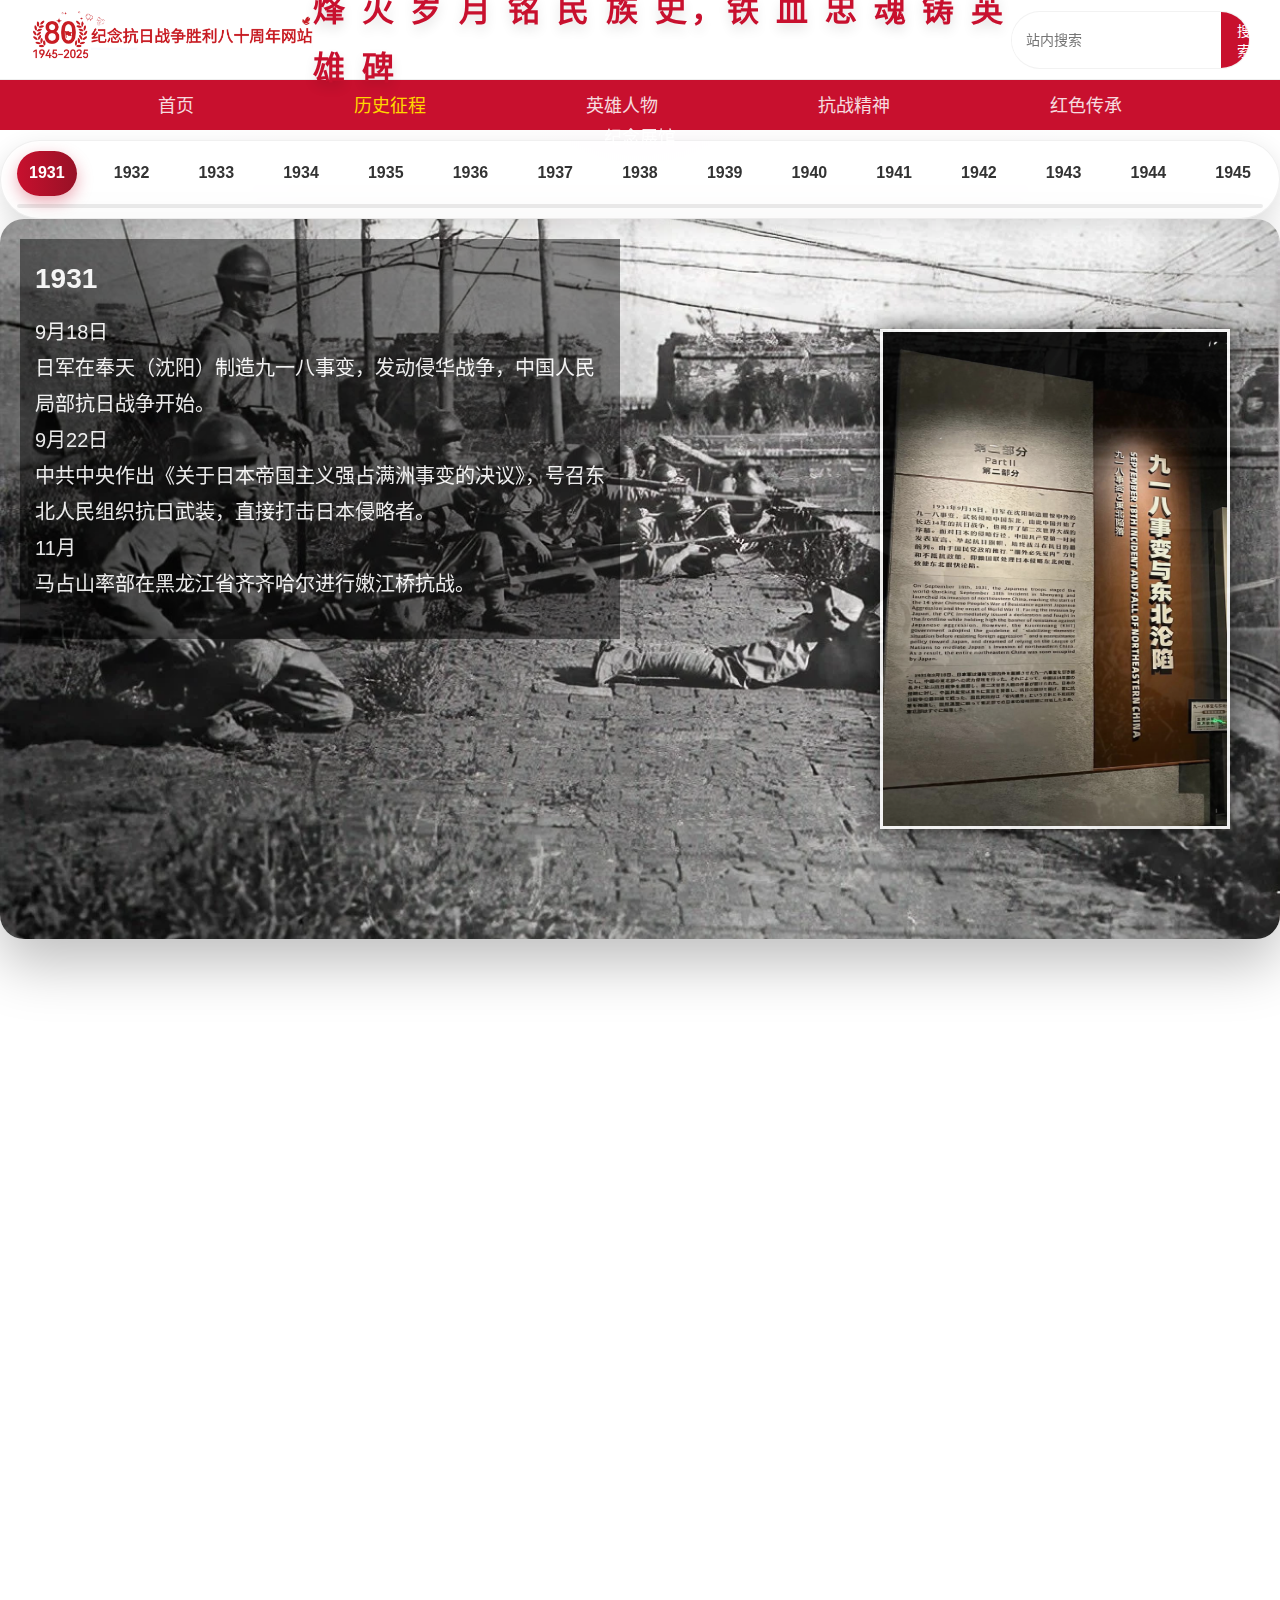
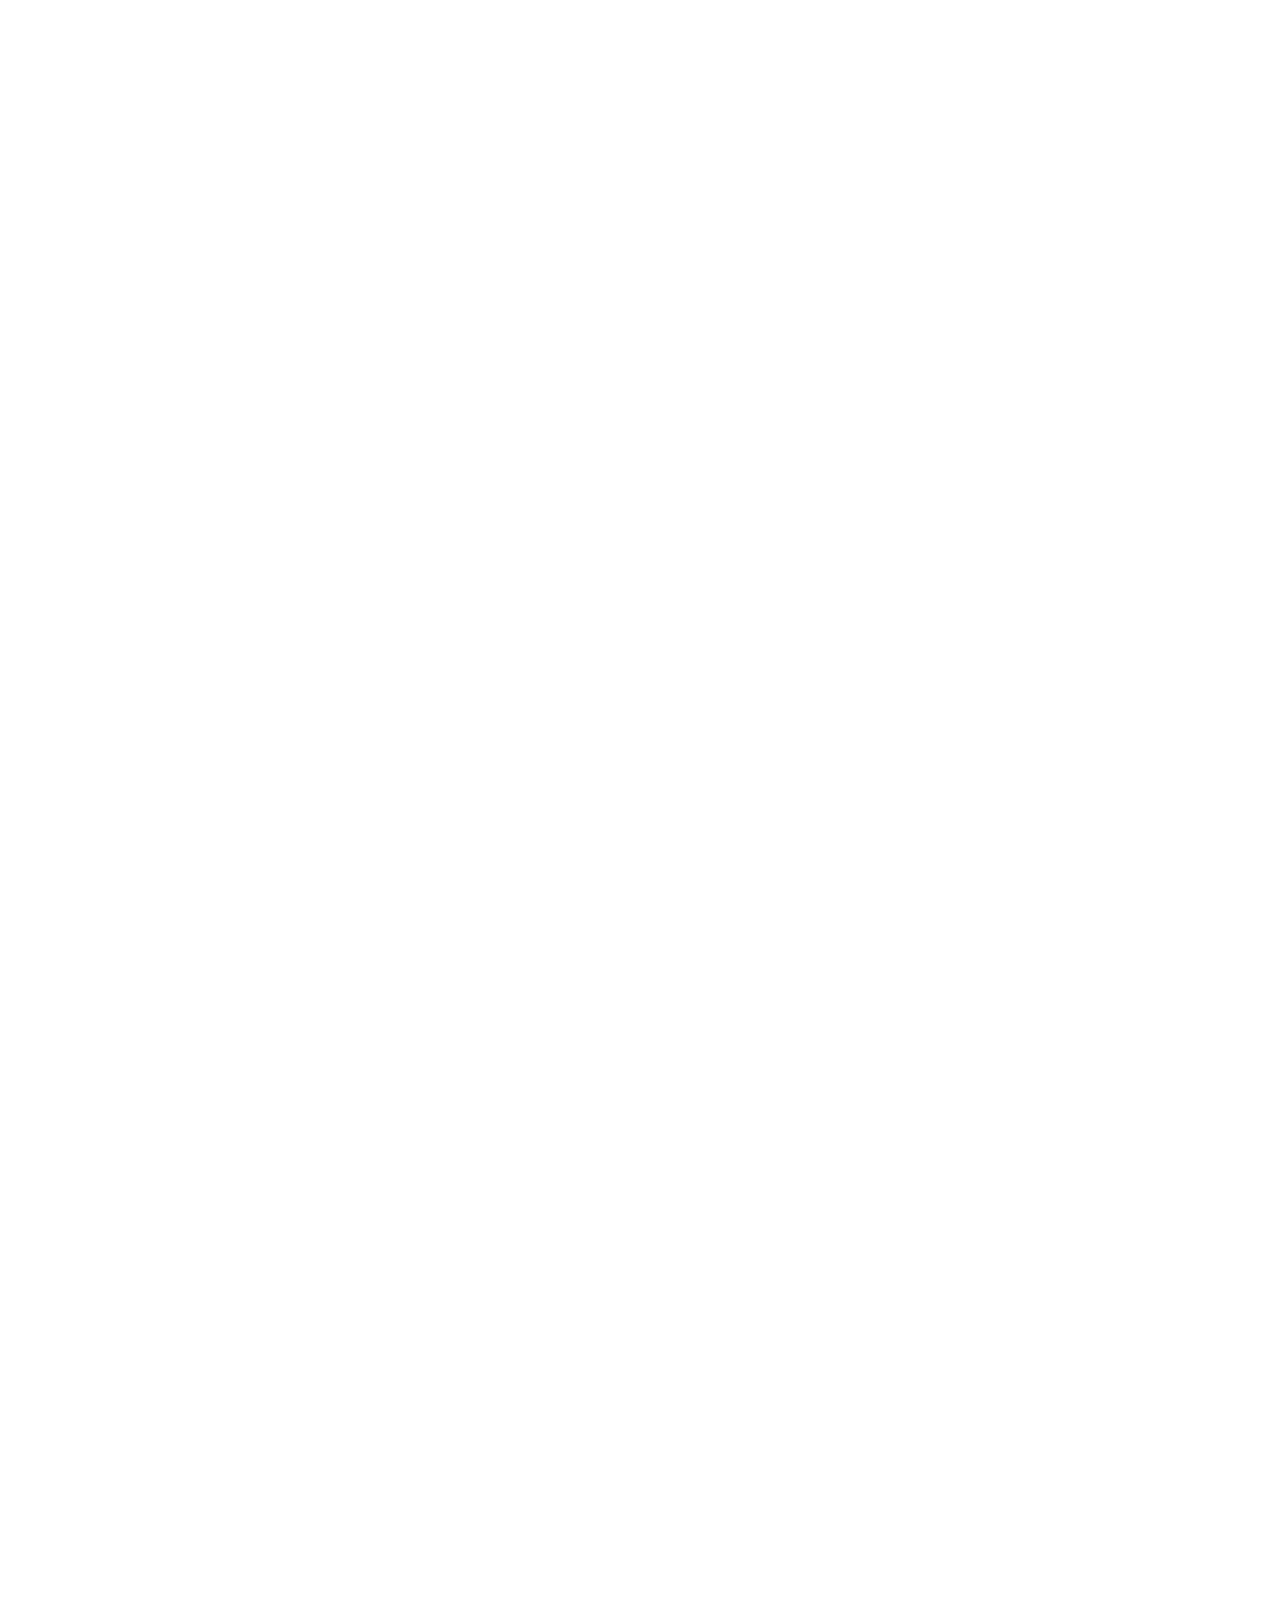
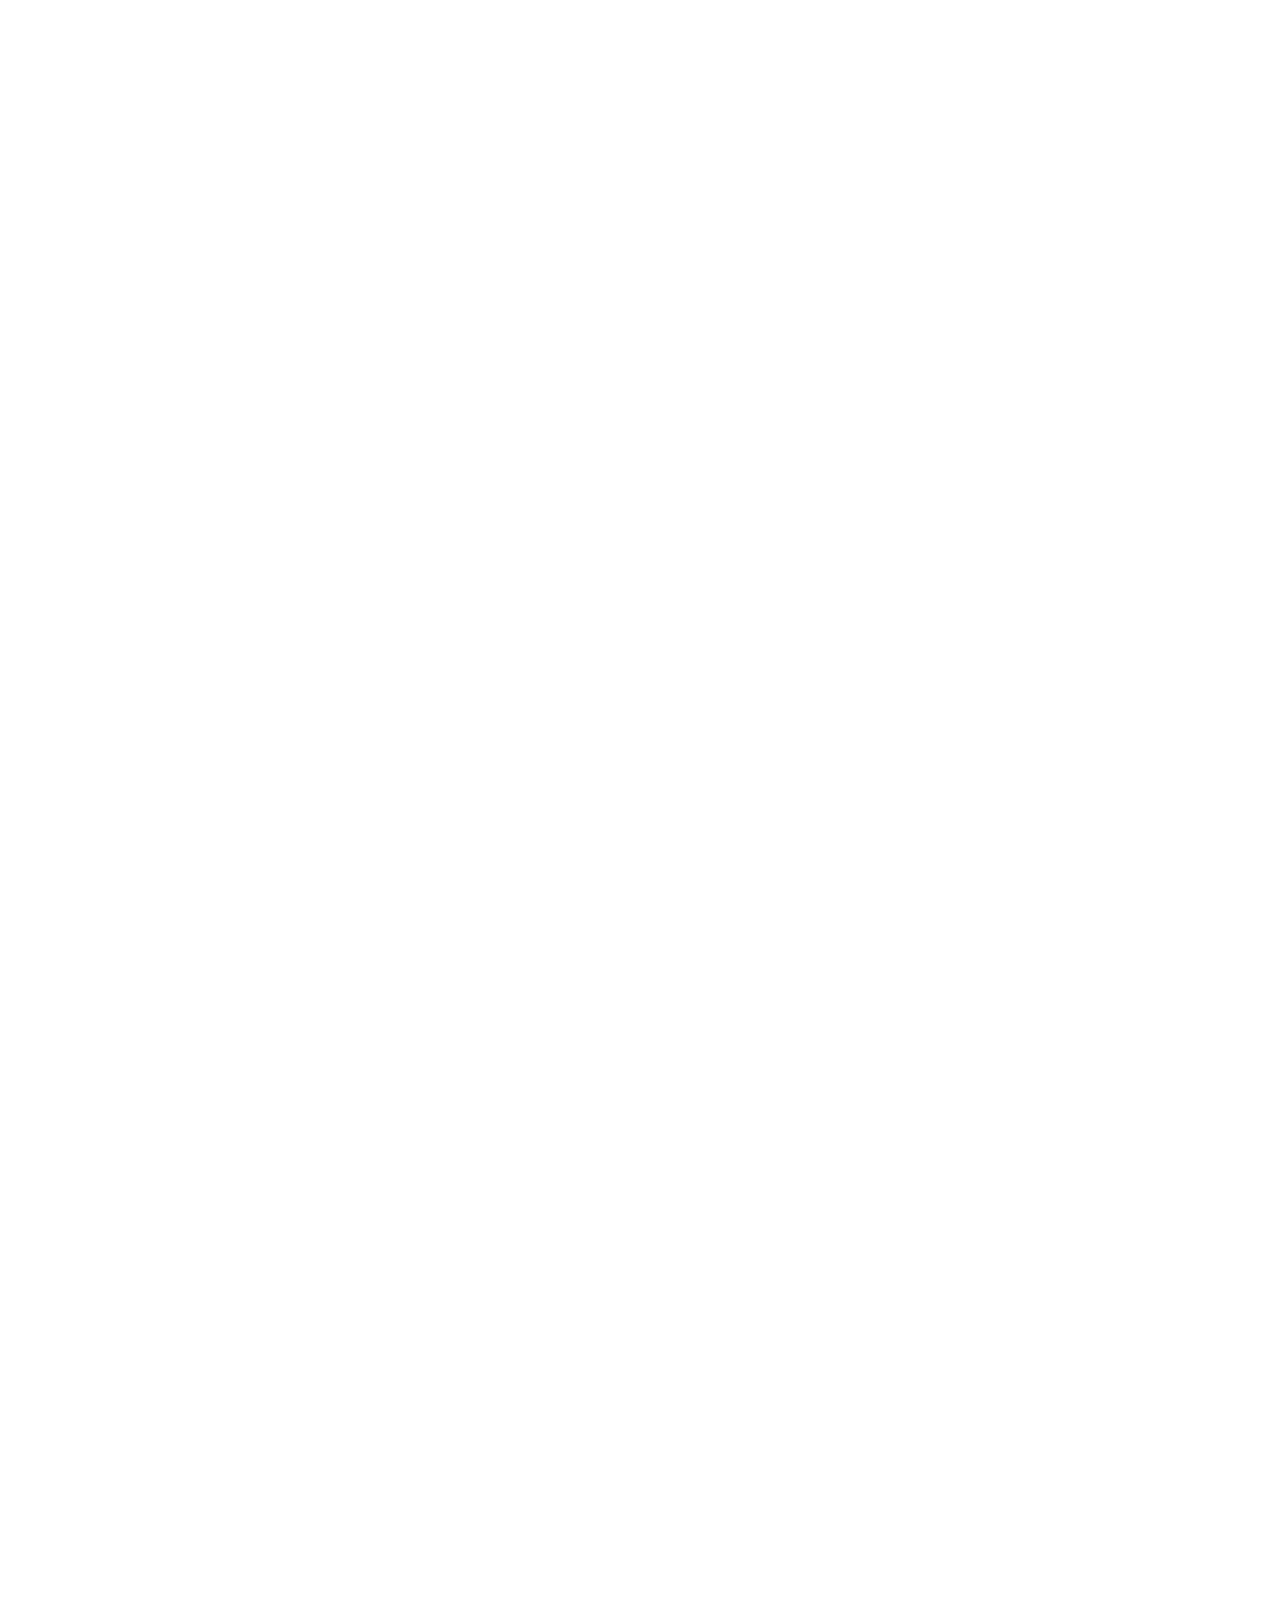
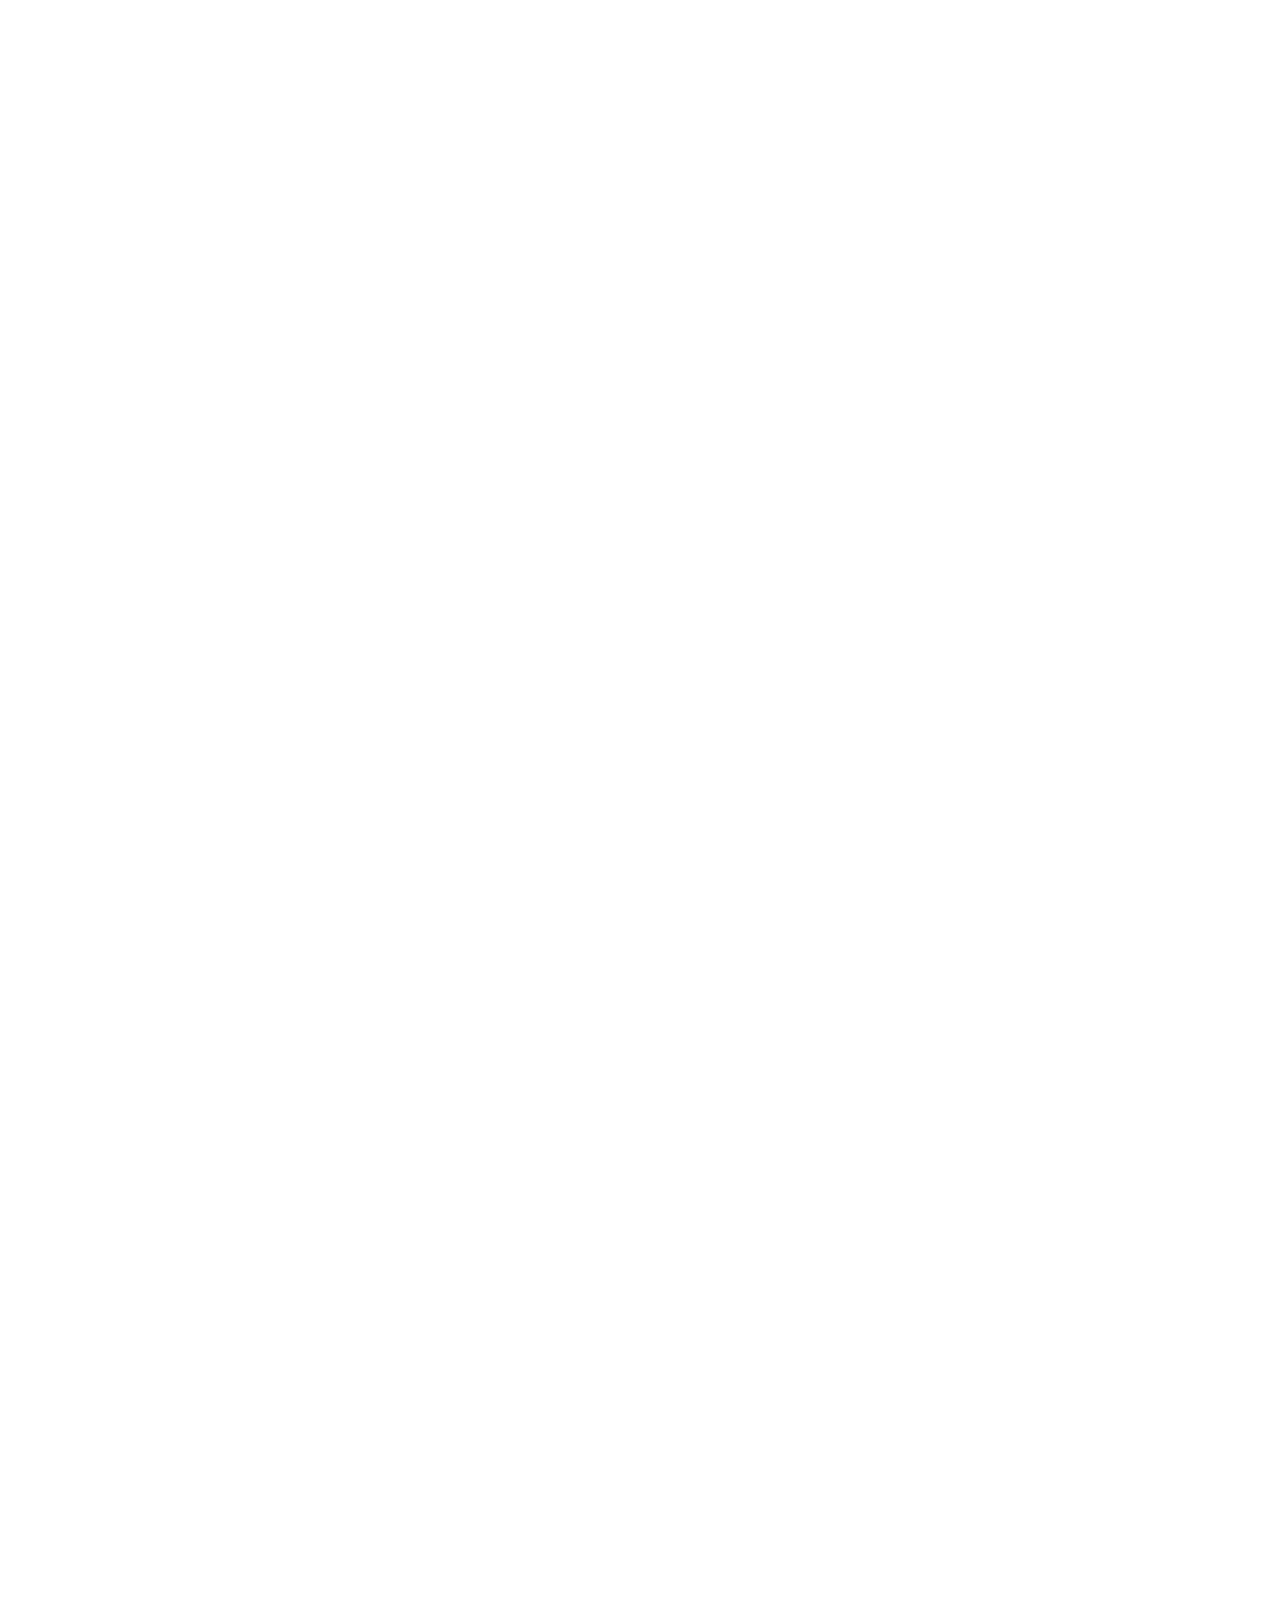
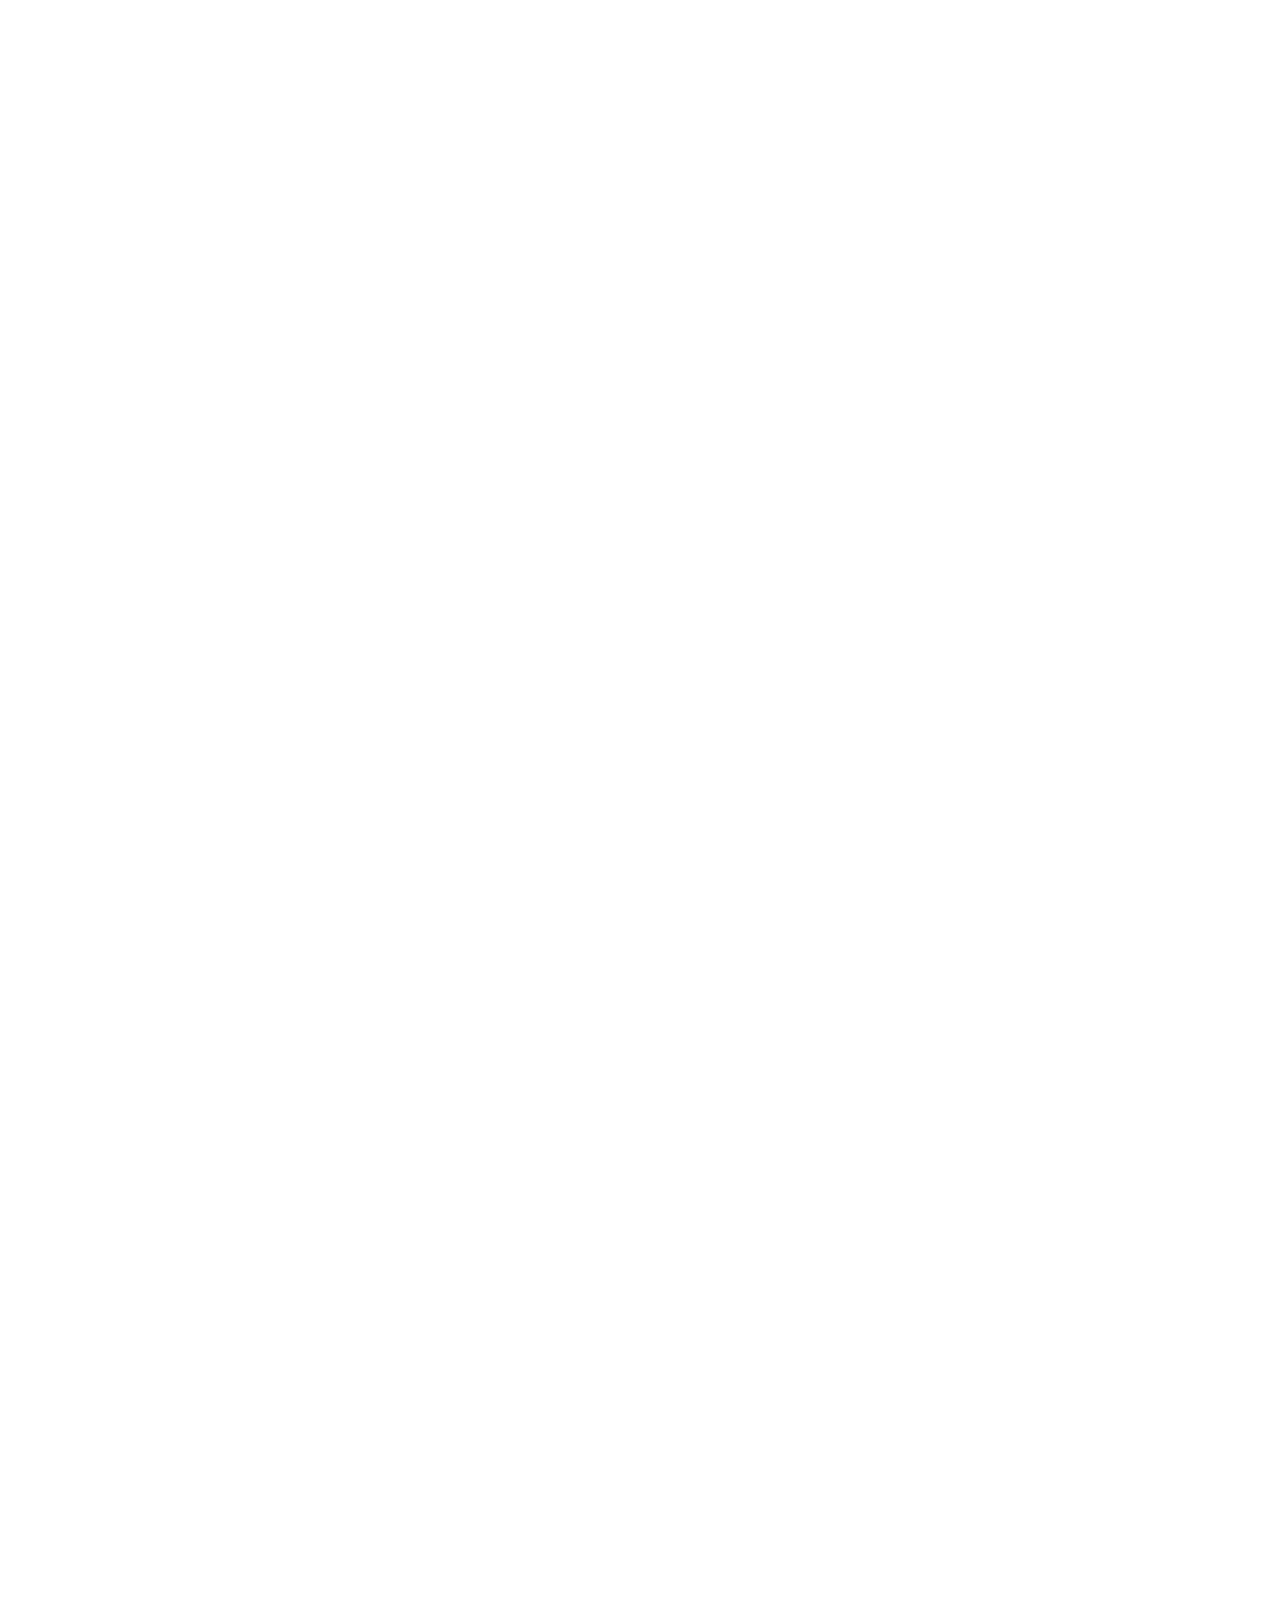
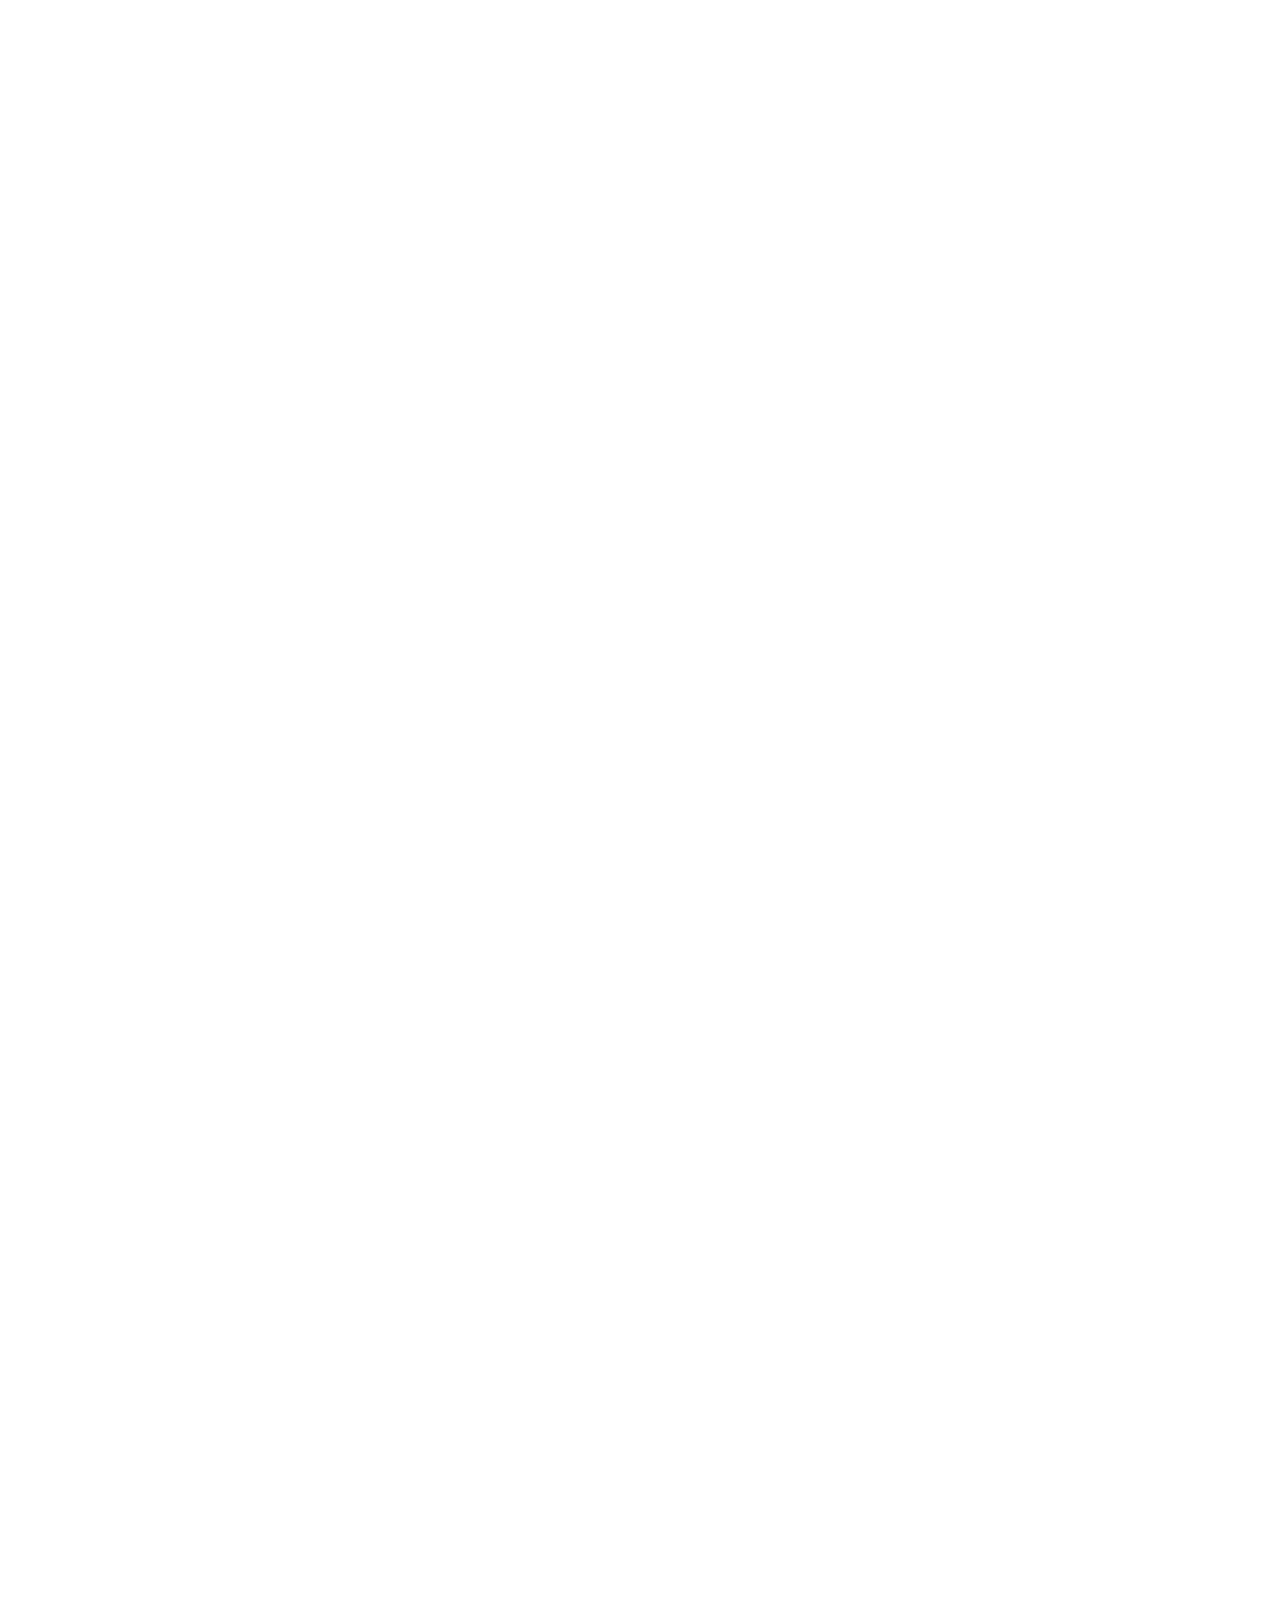
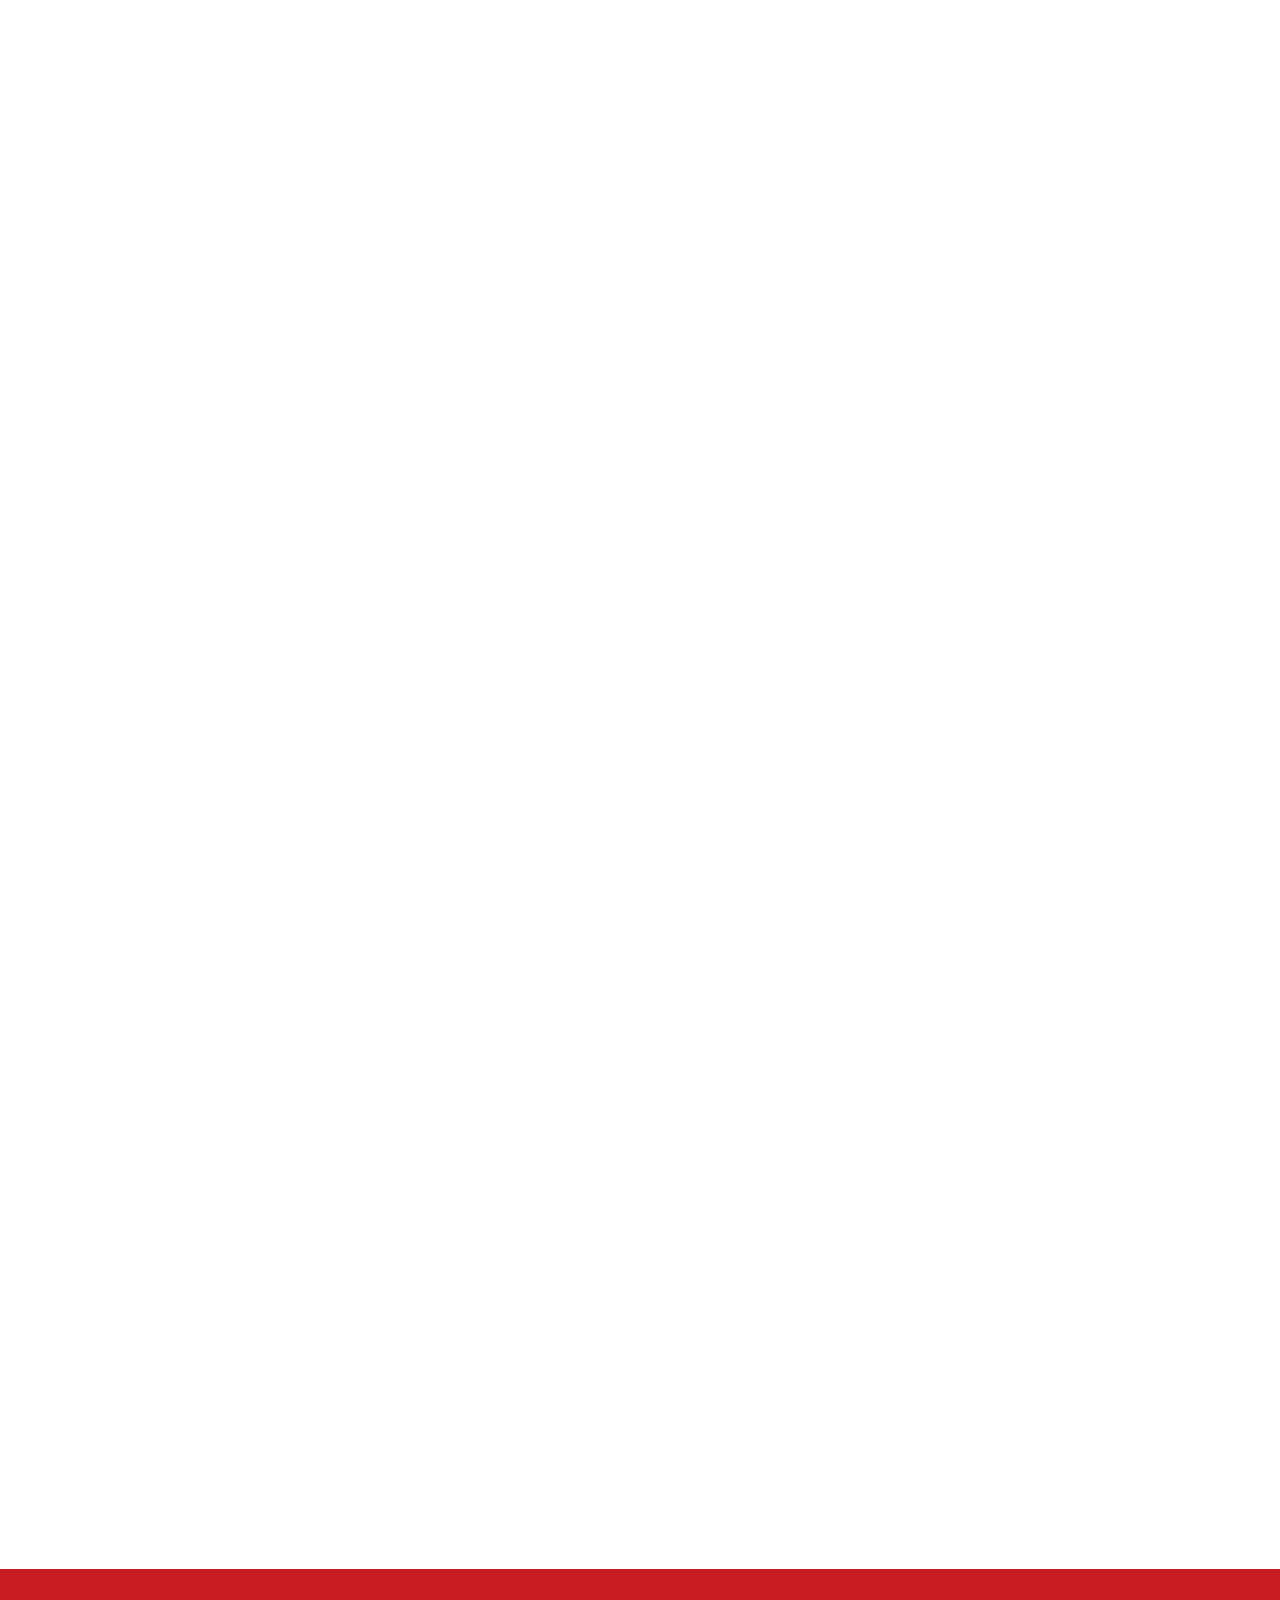
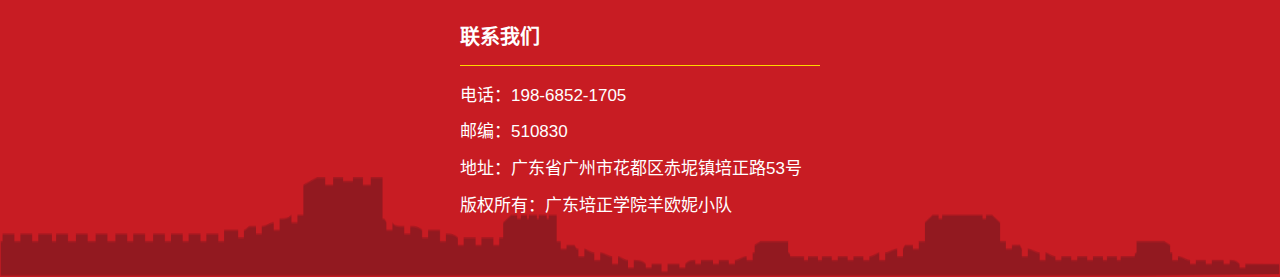
<file: HistoricalJourney/index.html>
<!DOCTYPE html>
<html lang="zh-CN">

<head>
    <meta charset="UTF-8">
    <meta name="viewport" content="width=device-width, initial-scale=1.0">
    <title>纪念中国人民抗日战争八十周年</title>
    <!-- 引用外部CSS文件，确保路径与CSS文件一致 -->
    <link rel="stylesheet" href="style.css">
</head>

<body>
    <!-- 顶部区域：Logo + 标题 + 搜索框 -->
    <header class="top-header">
        <div class="logo-area">
            <!-- 左侧Logo，替换为实际图片路径 -->
            <img src="../images/logo01.png" alt="Logo" class="logo">
        </div>
        <div class="title-area">
            <h1>烽 火 岁 月 铭 民 族 史，铁 血 忠 魂 铸 英 雄 碑</h1>
        </div>
        <div class="mobile-menu-btn">
            <span></span>
            <span></span>
            <span></span>
        </div>
        <div class="search-area">
            <input type="text" placeholder="站内搜索">
            <button>搜索</button>
        </div>
    </header>

    <!-- 导航栏 -->
    <nav class="main-nav">
        <ul>
            <li><a href="../index.html" title="首页">首页</a></li>
            <li><a href="../HistoricalJourney/index.html" title="历史征程" class="active">历史征程</a></li>
            <li><a href="../HERO/heroes.html" title="英雄人物">英雄人物</a></li>
            <li><a href="../Spirit/spirit.html" title="抗战精神">抗战精神</a></li>
            <li><a href="../Red_Inheritance/index.html" title="红色传承">红色传承</a></li>
            <li><a href="../Redhall/index.html" title="纪念展馆">纪念展馆</a></li>
        </ul>
    </nav>

    <div class="year-timeline" role="navigation" aria-label="1931-1945 时间轴">
        <ul class="year-list">
            <li class="year-item" data-year="1931">1931</li>
            <li class="year-item" data-year="1932">1932</li>
            <li class="year-item" data-year="1933">1933</li>
            <li class="year-item" data-year="1934">1934</li>
            <li class="year-item" data-year="1935">1935</li>
            <li class="year-item" data-year="1936">1936</li>
            <li class="year-item" data-year="1937">1937</li>
            <li class="year-item" data-year="1938">1938</li>
            <li class="year-item" data-year="1939">1939</li>
            <li class="year-item" data-year="1940">1940</li>
            <li class="year-item" data-year="1941">1941</li>
            <li class="year-item" data-year="1942">1942</li>
            <li class="year-item" data-year="1943">1943</li>
            <li class="year-item" data-year="1944">1944</li>
            <li class="year-item" data-year="1945">1945</li>
        </ul>
        <div class="year-progress"><span class="year-progress-bar"></span></div>
    </div>

    <!-- 历史时间轴内容 -->
    <div class="timeline">
        <!-- 第1张（单数） -->
        <section class="slide odd slide-1">
            <div class="text-box">
                <h2>1931</h2>
                <p>9月18日<br>日军在奉天（沈阳）制造九一八事变，发动侵华战争，中国人民局部抗日战争开始。</p>
                <p>9月22日<br>中共中央作出《关于日本帝国主义强占满洲事变的决议》，号召东北人民组织抗日武装，直接打击日本侵略者。</p>
                <p>11月<br>马占山率部在黑龙江省齐齐哈尔进行嫩江桥抗战。</p>
            </div>
            <div class="img-box">
                <img src="./Himage/p918h03.png" alt="1931年相关图片" width="350" height="500">
            </div>
        </section>

        <!-- 第2张（双数） -->
        <section class="slide even slide-2">
            <div class="text-box">
                <h2>1932</h2>
                <p>1月28日<br>日军发动一·二八事变，淞沪抗战爆发。</p>
                <p>3月<br>日本炮制的伪满洲国在新京（长春）成立。</p>
            </div>
            <div class="img-box">
                <img src="./Himage/p128h02.png" alt="1932年相关图片" width="650" height="500">
            </div>
        </section>

        <!-- 第3张（单数） -->
        <section class="slide odd slide-3">
            <div class="text-box">
                <h2>1933</h2>
                <p>1月1日<br>日军向山海关进攻，中国军队奋起反击，揭开长城抗战的序幕。</p>
                <p>5月<br>何应钦代表国民政府在《塘沽协定》上签字，自此之后，日本侵略者取得了自由出入华北的“通行证”。</p>
            </div>
            <div class="img-box">
                <img src="./Himage/pGWh02.png" alt="1933年相关图片" width="650" height="500">
            </div>
        </section>

        <!-- 第4张（双数） -->
        <section class="slide even slide-4">
            <div class="text-box">
                <h2>1934</h2>
                <p>10月<br>第五次反“围剿”失败后，中央主力红军为摆脱国民党军队的包围追击，被迫实行战略性转移，退出中央根据地，进行长征。</p>
                <p>长征是人类历史上的伟大奇迹，中央红军共进行了600余次战役战斗，攻占700多座县城，红军牺牲了营以上干部多达430余人，平均年龄不到30岁，共击溃国民党军数百个团，期间共经过14个省，翻越18座大山，跨过24条大河，走过荒草地，翻过雪山，行程约二万五千里
                </p>
            </div>
            <div class="img-box">
                <img src="./Himage/pCZh02.png" alt="1934年相关图片" width="650" height="500">
            </div>
        </section>

        <!-- 第5张（单数） -->
        <section class="slide odd slide-5">
            <div class="text-box">
                <h2>1935</h2>
                <p>1月<br>遵义会议召开。</p>
                <p>8月1日<br>《为抗日救国告全体同胞书》（八一宣言）发表。</p>
                <p>12月9日<br>一二·九运动爆发。</p>
                <p>12月<br>瓦窑堡会议召开。</p>
            </div>
            <div class="img-box">
                <img src="./Himage/p129h02.png" alt="1935年相关图片" width="650" height="500">
            </div>
        </section>

        <!-- 第6张（双数） -->
        <section class="slide even slide-6">
            <div class="text-box">
                <h2>1936</h2>
                <p>12月12日<br>张学良、杨虎城在西安发动兵谏，逼迫蒋介石抗日，西安事变发生。</p>
            </div>
            <div class="img-box">
                <img src="./Himage/xianshibian.png" alt="1936年相关图片" width="650" height="500">
            </div>
        </section>

        <!-- 第7张（单数） -->
        <section class="slide odd slide-7">
            <div class="text-box">
                <h2>1937</h2>
                <p>7月7日<br>七七事变爆发，全民族抗战开始。</p>
                <p>8月13日<br>八一三事变爆发，淞沪会战开始。</p>
                <p>9月25日<br>八路军在山西省东北部平型关地区对日军发动伏击战,打破了“日军不可战胜”的神话，极大增强了全国军民的抗战信心</p>
                <p>12月13日<br>日本侵略者占领南京，在日本华中派遣军司令松井石根和第六师团师团长谷寿夫指挥下，日军使用集体枪杀、活埋、
                    刀劈、火烧等惨绝人寰的手段，杀害中国军民，并在之后的六周内，屠杀、奸淫、掠夺、焚烧和破坏并举，对南京造成空前劫难。
                </p>
            </div>
            <div class="img-box">
                <img src="./Himage/NJDTS01.PNG" alt="1937年相关图片" width="650" height="500">
            </div>
        </section>

        <!-- 第8张（双数） -->
        <section class="slide even slide-8">
            <div class="text-box">
                <h2>1938</h2>
                <p>3月23日<br>台儿庄战役胜利，此次大捷是中华民族全面抗战以来，继长城战役、平型关大捷等战役后，中国人民取得的又一次胜利，是抗日战争以来取得的最大胜利，也是徐州会战中国民革命军取得的一次重大胜利。
                </p>
                <p>5月<br>毛泽东发表《论持久战》。</p>
                <p>6月<br>1938年6月至10月，中国军队为了保卫武汉，在安徽、江西、河南、湖北等省交界地区抗击侵华日军进攻的防御战役，是抗日战争战略防御阶段规模最大的一次战略性战役</p>
            </div>
            <div class="img-box">
                <img src="./Himage/LCJZ02.PNG" alt="1938年相关图片" width="650" height="500">
            </div>
        </section>

        <!-- 第9张（单数） -->
        <section class="slide odd slide-9">
            <div class="text-box">
                <h2>1939</h2>
                <p>9月14日<br>长沙会战1939年（民国二十八年）9月至10月，在抗日战争中，中国第9战区部队在以湖南、湖北、江西三省接壤地区对日军进行的防御战役。</p>
            </div>
            <div class="img-box">
                <img src="./Himage/CSHZ02.PNG" alt="1939年相关图片" width="650" height="500">
            </div>
        </section>

        <!-- 第10张（双数） -->
        <section class="slide even slide-10">
            <div class="text-box">
                <h2>1940</h2>
                <p>8月<br>百团大战分为3个阶段。1940年8月20日至1940年9月10日为第一阶段，中心任务是摧毁正太路交通。1940年9月22日至1940年10月上旬为第二阶段，主要任务是继续破坏日军的交通线，并摧毁日军深入抗日根据地的主要据点。1940年10月上旬到1941年1月24日为第三阶段，主要任务是反击日军的报复性“扫荡”。
                </p>
            </div>
            <div class="img-box">
                <img src="./Himage/BTDZ02.PNG" alt="1940年相关图片" width="650" height="500">
            </div>
        </section>

        <!-- 第11张（单数） -->
        <section class="slide odd slide-11">
            <div class="text-box">
                <h2>1941</h2>
                <p>1月7日<br>国民党反动派在皖南有预谋地围袭新四军，事变发生后，中国共产党的正义自卫立场得到广大人民和民主党派以及国际舆论的同情和支持，蒋介石集团陷入空前孤立，反共行为不得不有所收敛。</p>
                <p>12月7日<br>太平洋战争以日本偷袭珍珠港为先导，以日本投降结束，参战国家多达三十七个，涉及人口超过十五亿，交战双方动员兵力在六千万以上，历时三年零八个月，伤亡和损失难以统计。
                </p>
            </div>
            <div class="img-box">
                <img src="./Himage/WNSJ02.PNG" alt="1941年相关图片" width="650" height="500">
            </div>
        </section>

        <!-- 第12张（双数） -->
        <section class="slide even slide-12">
            <div class="text-box">
                <h2>1942</h2>
                <p>2月<br>中国远征军入缅作战。</p>
                <p>5月<br>1942年5月2日至23日，在延安整风期间，毛泽东亲自主持召开了有文艺工作者、中央各部门负责人共100多人参加的延安文艺座谈会，中央政治局委员朱德、陈云、任弼时、王稼祥、博古等出席了会议。这次会议，对后来党的文艺政策的制定和文艺工作的健康发展产生了非常深远的影响。。
                </p>
            </div>
            <div class="img-box">
                <img src="./Himage/yawy.png" alt="1942年相关图片" width="650" height="500">
            </div>
        </section>

        <!-- 第13张（单数） -->
        <section class="slide odd slide-13">
            <div class="text-box">
                <h2>1943</h2>
                <p>1月11日<br>中美、中英分别签订新约，美、英交还在华租界和废除一系列在华特权。</p>
                <p>10月<br>中国驻印军展开缅北反攻作战。</p>
                <p>11月22日至26日<br>中、美、英三国首脑在埃及开罗举行会议，会后发表了《开罗宣言》</p>
            </div>
            <div class="img-box">
                <img src="./Himage/KLXY02.PNG" alt="1941年相关图片" width="650" height="500">
            </div>
        </section>

        <!-- 第14张（双数） -->
        <section class="slide even slide-14">
            <div class="text-box">
                <h2>1944</h2>
                <p>4月<br>豫湘桂战役，日军打通了纵贯南北的1500公里的交通线，国民党损失军队50多万人、武器弹药无数，丢失了146座城市、20多万平方公里的国土，6000多万同胞沦于日军铁蹄之下。豫湘桂战役是抗战以来正面战场的第二次大溃败。参加豫湘桂作战的国民党广大爱国官兵，虽在劣势下，也在多处与日军进行了鏖战，付出巨大牺牲，也使日军付出了重大代价。日军虽然打通了大陆交通线，但始终也没能加以利用，更未能挽救日本军国主义败亡的命运
                </p>
                <p>5月11日<br>中国远征军发起滇西反攻作战。</p>
            </div>
            <div class="img-box">
                <img src="./Himage/YXGZY02.PNG" alt="1942年相关图片" width="650" height="500">
            </div>
        </section>

        <!-- 第15张（单数） -->
        <section class="slide odd slide-15">
            <div class="text-box">
                <h2>1945</h2>
                <p>4月25日至6月26日<br>联合国制宪会议在旧金山召开，中国成为联合国安理会常任理事国。</p>
                <p>7月26日<br>中、美、英三国发表敦促日本无条件投降的《波茨坦公告》。后苏联声明成为公告签署国。</p>
                <p>8月15日<br>日本天皇裕仁以广播《终战诏书》的形式，宣布接受《波茨坦公告》。</p>
                <p>9月2日<br>日本代表在东京湾的美国“密苏里”号战列舰上向盟国签署投降书。中国人民抗日战争暨世界反法西斯战争胜利结束。</p>
                <p>9月9日<br>中国战区日军投降签字仪式在南京举行。</p>
                <p>10月25日<br>中国战区台湾省日军投降仪式在台北举行。台湾回到祖国怀抱。</p>
            </div>
            <div class="img-box">
                <img src="./Himage/TXGG02.PNG" alt="1941年相关图片" width="650" height="500">
            </div>
        </section>
    </div>





    <footer class="site-footer">
        <div class="contact-info">
            <h3>联系我们</h3>
            <p>电话：198-6852-1705</p>
            <p>邮编：510830</p>
            <p>地址：广东省广州市花都区赤坭镇培正路53号</p>
            <p>版权所有：广东培正学院羊欧妮小队</p>
        </div>
    </footer>

    <button class="scroll-top" type="button" aria-label="返回顶部">
        <span>TOP</span>
    </button>

    <!-- 引入外部脚本 -->
    <script src="script.js"></script>
</body>

</html>
</file>
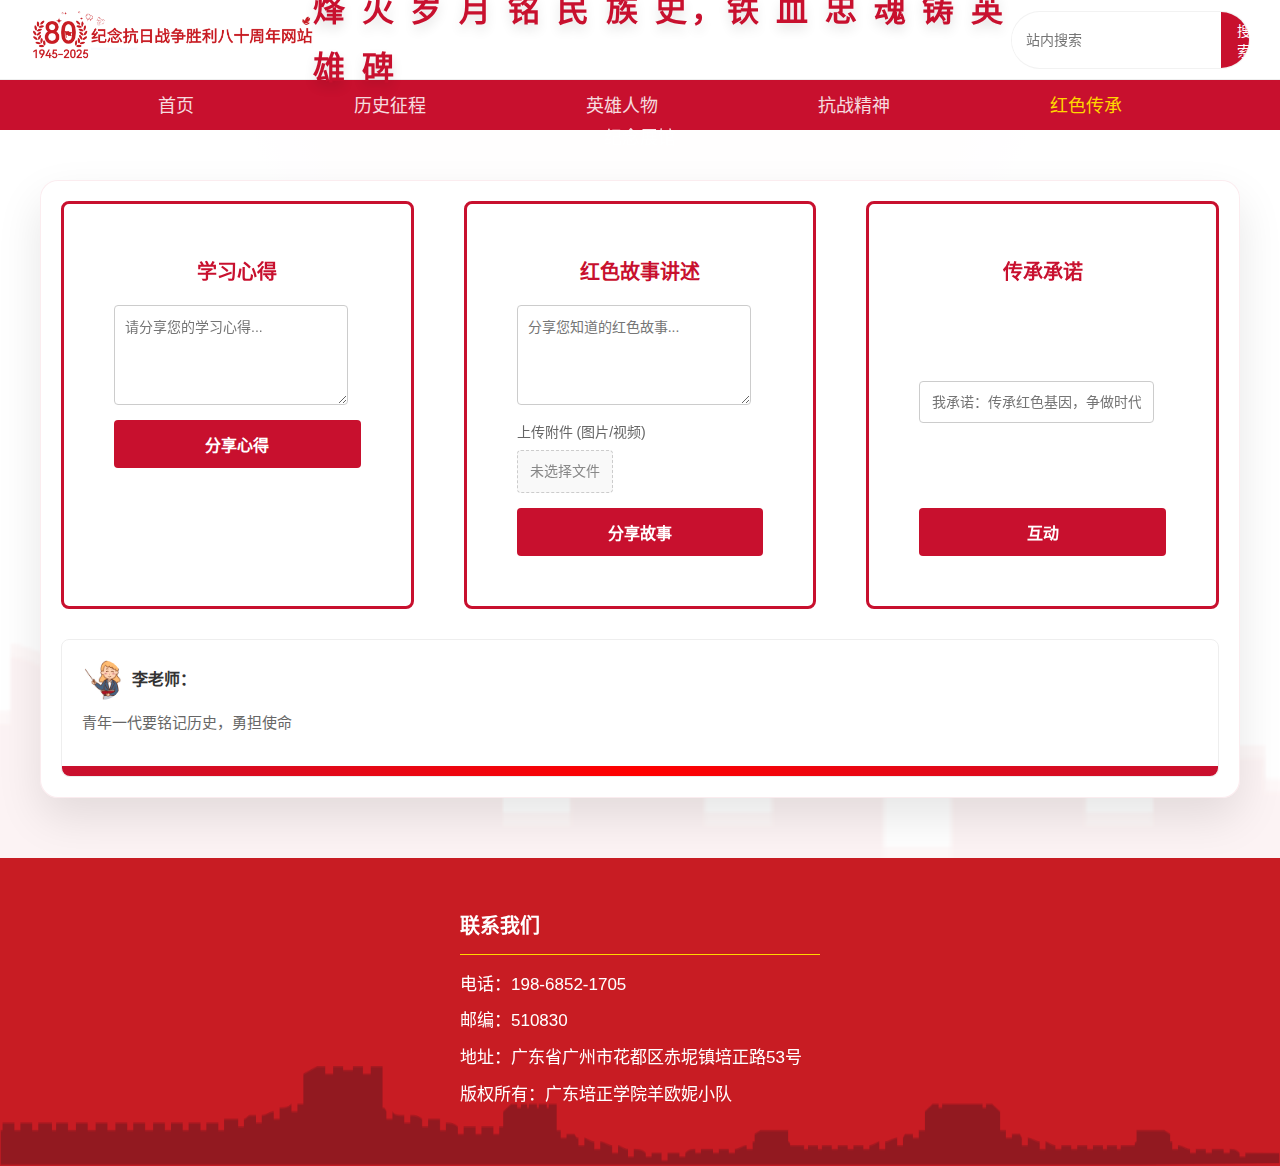
<file: Red_Inheritance/index.html>
<!DOCTYPE html>
<html lang="zh-CN">

<head>
    <meta charset="UTF-8">
    <meta name="viewport" content="width=device-width, initial-scale=1.0">
    <title>红色传承 - 现代网页设计</title>
    <!-- 引入外部CSS文件 -->
    <link rel="stylesheet" href="style.css">
    <!-- 引入图标库（搜索功能可能用到） -->
    <link rel="stylesheet" href="https://cdn.jsdelivr.net/npm/font-awesome@4.7.0/css/font-awesome.min.css">
</head>

<body>
    <!-- 顶部区域：Logo + 标题 + 搜索框（固定不动） -->
    <header class="top-header">
        <div class="logo-area">
            <img src="../images/logo01.png" alt="Logo" class="logo">
        </div>
        <div class="title-area">
            <h1>烽 火 岁 月 铭 民 族 史，铁 血 忠 魂 铸 英 雄 碑</h1>
        </div>
        <div class="mobile-menu-btn">
            <span></span>
            <span></span>
            <span></span>
        </div>
        <div class="search-area">
            <input type="text" placeholder="站内搜索">
            <button>搜索</button>
        </div>
    </header>

    <!-- 导航栏（固定不动） -->
    <nav class="main-nav">
        <ul>
            <li><a href="../index.html" title="首页">首页</a></li>
            <li><a href="../HistoricalJourney/index.html" title="历史征程">历史征程</a></li>
            <li><a href="../HERO/heroes.html" title="英雄人物">英雄人物</a></li>
            <li><a href="../Spirit/spirit.html" title="抗战精神">抗战精神</a></li>
            <li><a href="../Red_Inheritance/index.html" title="红色传承" class="active">红色传承</a></li>
            <li><a href="../Redhall/index.html" title="纪念展馆">纪念展馆</a></li>
        </ul>
    </nav>

    <!-- 页面主体内容 -->
    <div class="header-container">
        <!-- 功能卡片区域 -->
        <main class="cards-container">
            <!-- 学习心得卡片 (已更新) -->
            <section class="card interactive-card">
                <h3>学习心得</h3>
                <textarea class="card-textarea" placeholder="请分享您的学习心得..."></textarea>
                <button class="card-submit-btn" data-type="心得">分享心得</button>
            </section>

            <!-- 红色故事讲述卡片 (已更新) -->
            <section class="card interactive-card">
                <h3>红色故事讲述</h3>
                <textarea class="card-textarea" placeholder="分享您知道的红色故事..."></textarea>
                <div class="file-upload-wrapper">
                    <label for="story-file" class="file-upload-label">上传附件 (图片/视频)</label>
                    <input type="file" id="story-file" class="file-input" accept="image/*, video/*">
                    <span class="file-name">未选择文件</span>
                </div>
                <button class="card-submit-btn" data-type="故事">分享故事</button>
            </section>

            <!-- 传承承诺卡片 -->
            <section class="card">
                <h3>传承承诺</h3>
                <input type="text" class="commit-input" placeholder="我承诺：传承红色基因，争做时代新人">
                <button class="commit-btn">互动</button>
            </section>
        </main>

        <!-- 留言板 -->
        <section class="message-board">
            <div class="wave-decoration"></div>
            <div class="message-content">
                <div class="message-header">
                    <img src="../images/teacherLi.png" alt="李老师头像" class="user-avatar">
                    <strong>李老师：</strong>
                </div>
                <p class="message-text">青年一代要铭记历史，勇担使命</p>
            </div>
        </section>
    </div>

    <footer class="site-footer">
        <div class="contact-info">
            <h3>联系我们</h3>
            <p>电话：198-6852-1705</p>
            <p>邮编：510830</p>
            <p>地址：广东省广州市花都区赤坭镇培正路53号</p>
            <p>版权所有：广东培正学院羊欧妮小队</p>
        </div>
    </footer>


    <!-- 在body末尾引入外部JS文件 -->
    <script src="script.js"></script>
</body>

</html>
</file>
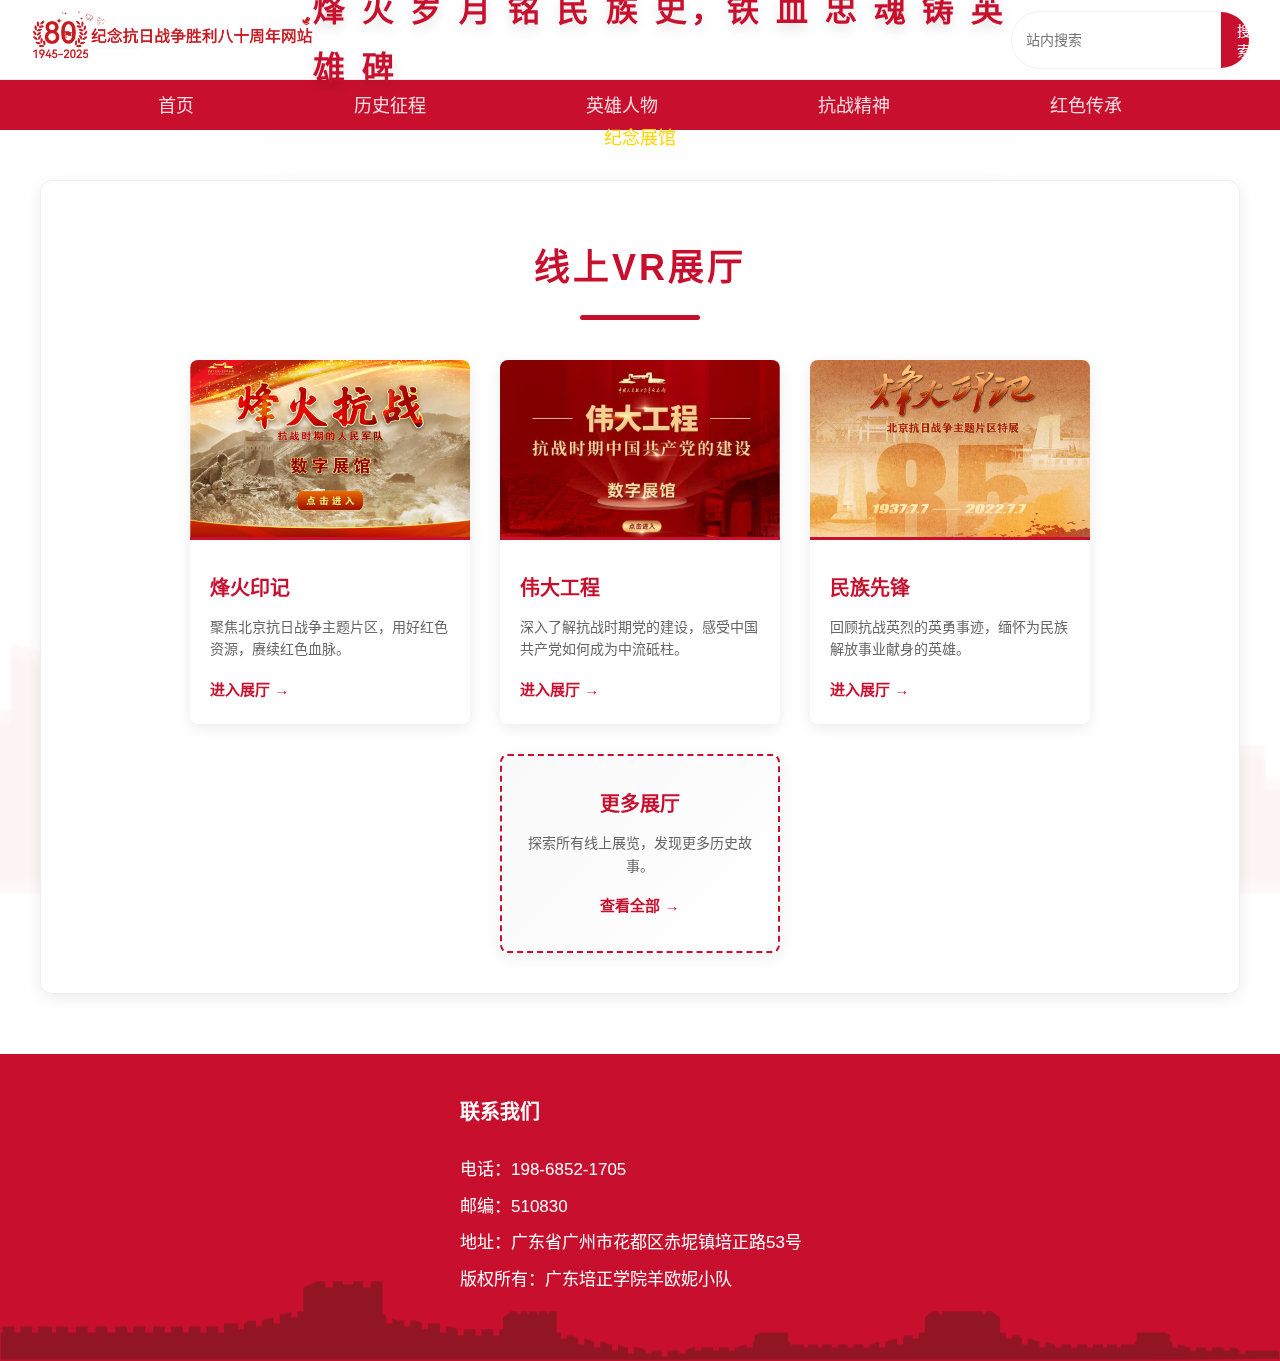
<file: Redhall/index.html>
<!DOCTYPE html>
<html lang="zh-CN">

<head>
    <meta charset="UTF-8">
    <meta name="viewport" content="width=device-width, initial-scale=1.0">
    <title>纪念展馆 - 线上VR展厅</title>
    <!-- 引入外部CSS文件（确保与HTML同目录） -->
    <link rel="stylesheet" href="style.css">
    <!-- 引入图标库（确保网络可用） -->
    <link rel="stylesheet" href="https://cdn.jsdelivr.net/npm/font-awesome@4.7.0/css/font-awesome.min.css">
</head>

<body>
    <!-- 顶部区域：Logo + 标题 + 搜索框（固定不动） -->
    <!-- 顶部区域：Logo + 标题 + 搜索框（固定不动） -->
    <header class="top-header">
        <div class="logo-area">
            <img src="../images/logo01.png" alt="Logo" class="logo">
        </div>
        <div class="title-area">
            <h1>烽 火 岁 月 铭 民 族 史，铁 血 忠 魂 铸 英 雄 碑</h1>
        </div>
        <div class="search-area">
            <input type="text" placeholder="站内搜索">
            <button>搜索</button>
        </div>
    </header>

    <!-- 导航栏（固定不动） -->
    <nav class="main-nav">
        <ul>
            <li><a href="../index.html" title="首页">首页</a></li>
            <li><a href="../HistoricalJourney/index.html" title="历史征程">历史征程</a></li>
            <li><a href="../HERO/heroes.html" title="英雄人物">英雄人物</a></li>
            <li><a href="../Spirit/spirit.html" title="抗战精神">抗战精神</a></li>
            <li><a href="../Red_Inheritance/index.html" title="红色传承">红色传承</a></li>
            <li><a href="../Redhall/index.html" title="纪念展馆" class="active">纪念展馆</a></li>
        </ul>
    </nav>
    <!-- 主内容区：VR展厅（确保完全可见） -->
    <main class="main-content">
        <section class="vr-section">
            <h2 class="vr-section-title">线上VR展厅</h2>
            <div class="vr-cards-container">
                <!-- VR展厅卡片 1: 烽火印记 -->
                <a href="https://www.1937china.com/kzgdata/clzl/vrzl/qqztvr2024/#/" target="_blank" class="vr-card">
                    <img src="../Redhall/image/fenghuo.png" alt="烽火印记——北京抗日战争主题片区特展">
                    <div class="vr-card-info">
                        <h3>烽火印记</h3>
                        <p>聚焦北京抗日战争主题片区，用好红色资源，赓续红色血脉。</p>
                        <span class="vr-link-text">进入展厅 →</span>
                    </div>
                </a>

                <!-- VR展厅卡片 2: 伟大工程 -->
                <a href="https://www.1937china.com/kzgdata/clzl/vrzl/qqztvr2023/" target="_blank" class="vr-card">
                    <img src="../Redhall/image/weida.png" alt="伟大工程——抗战时期中国共产党的建设展">
                    <div class="vr-card-info">
                        <h3>伟大工程</h3>
                        <p>深入了解抗战时期党的建设，感受中国共产党如何成为中流砥柱。</p>
                        <span class="vr-link-text">进入展厅 →</span>
                    </div>
                </a>

                <!-- VR展厅卡片 3: 民族先锋 -->
                <a href="https://www.1937china.com/kzgdata/clzl/vrzl/qqztvr2022/?scene_id=98093154" target="_blank"
                    class="vr-card">
                    <img src="../Redhall/image/yinji.png" alt="民族先锋——中国共产党抗战英烈事迹展">
                    <div class="vr-card-info">
                        <h3>民族先锋</h3>
                        <p>回顾抗战英烈的英勇事迹，缅怀为民族解放事业献身的英雄。</p>
                        <span class="vr-link-text">进入展厅 →</span>
                    </div>
                </a>

                <!-- 更多展厅卡片 -->
                <a href="https://www.1937china.com/views/kzzl/zlzs_xnzt.html" target="_blank"
                    class="vr-card vr-card-more">
                    <div class="vr-card-info">
                        <h3>更多展厅</h3>
                        <p>探索所有线上展览，发现更多历史故事。</p>
                        <span class="vr-link-text">查看全部 →</span>
                    </div>
                </a>
            </div>
        </section>
    </main>

    <!-- 页脚 -->
    <footer class="site-footer">
        <div class="contact-info">
            <h3>联系我们</h3>
            <p>电话：198-6852-1705</p>
            <p>邮编：510830</p>
            <p>地址：广东省广州市花都区赤坭镇培正路53号</p>
            <p>版权所有：广东培正学院羊欧妮小队</p>
        </div>
    </footer>

    <!-- 引入JS文件（确保与HTML同目录） -->
    <script src="script.js"></script>
</body>

</html>
</file>
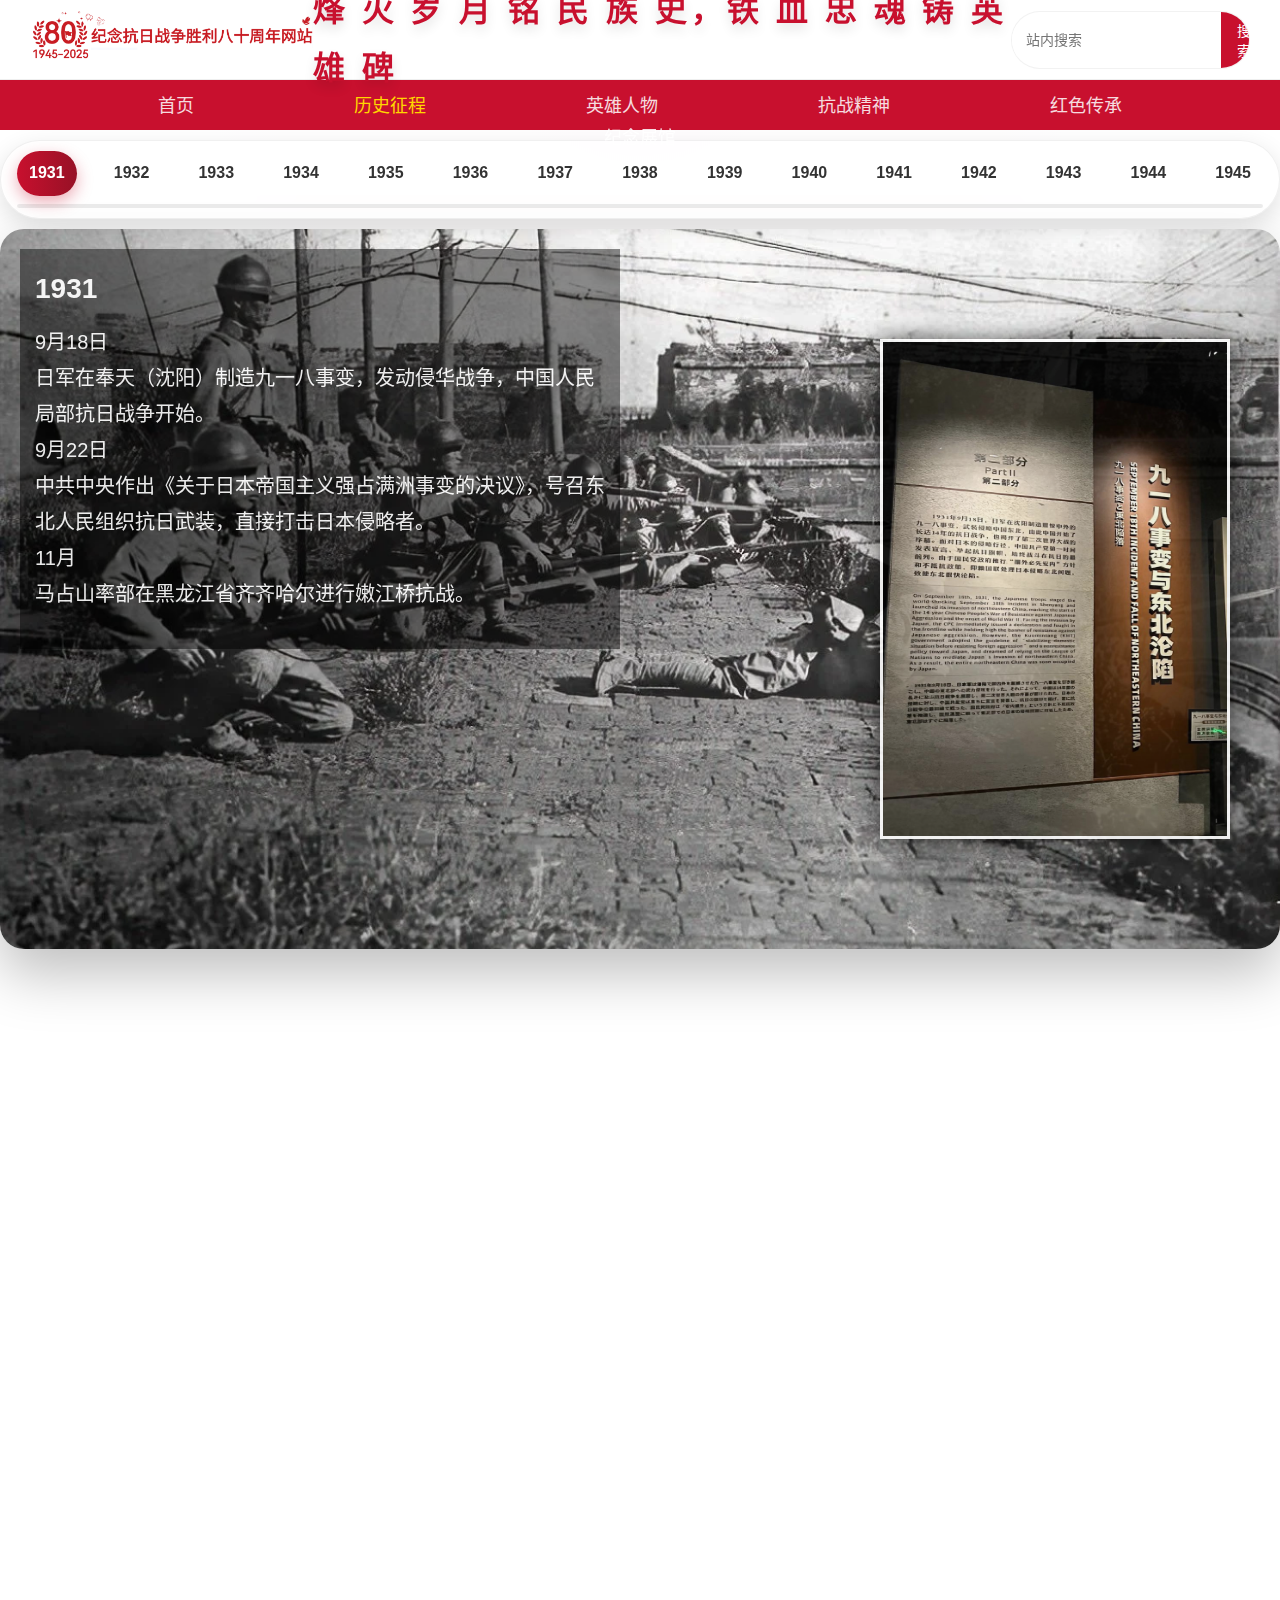
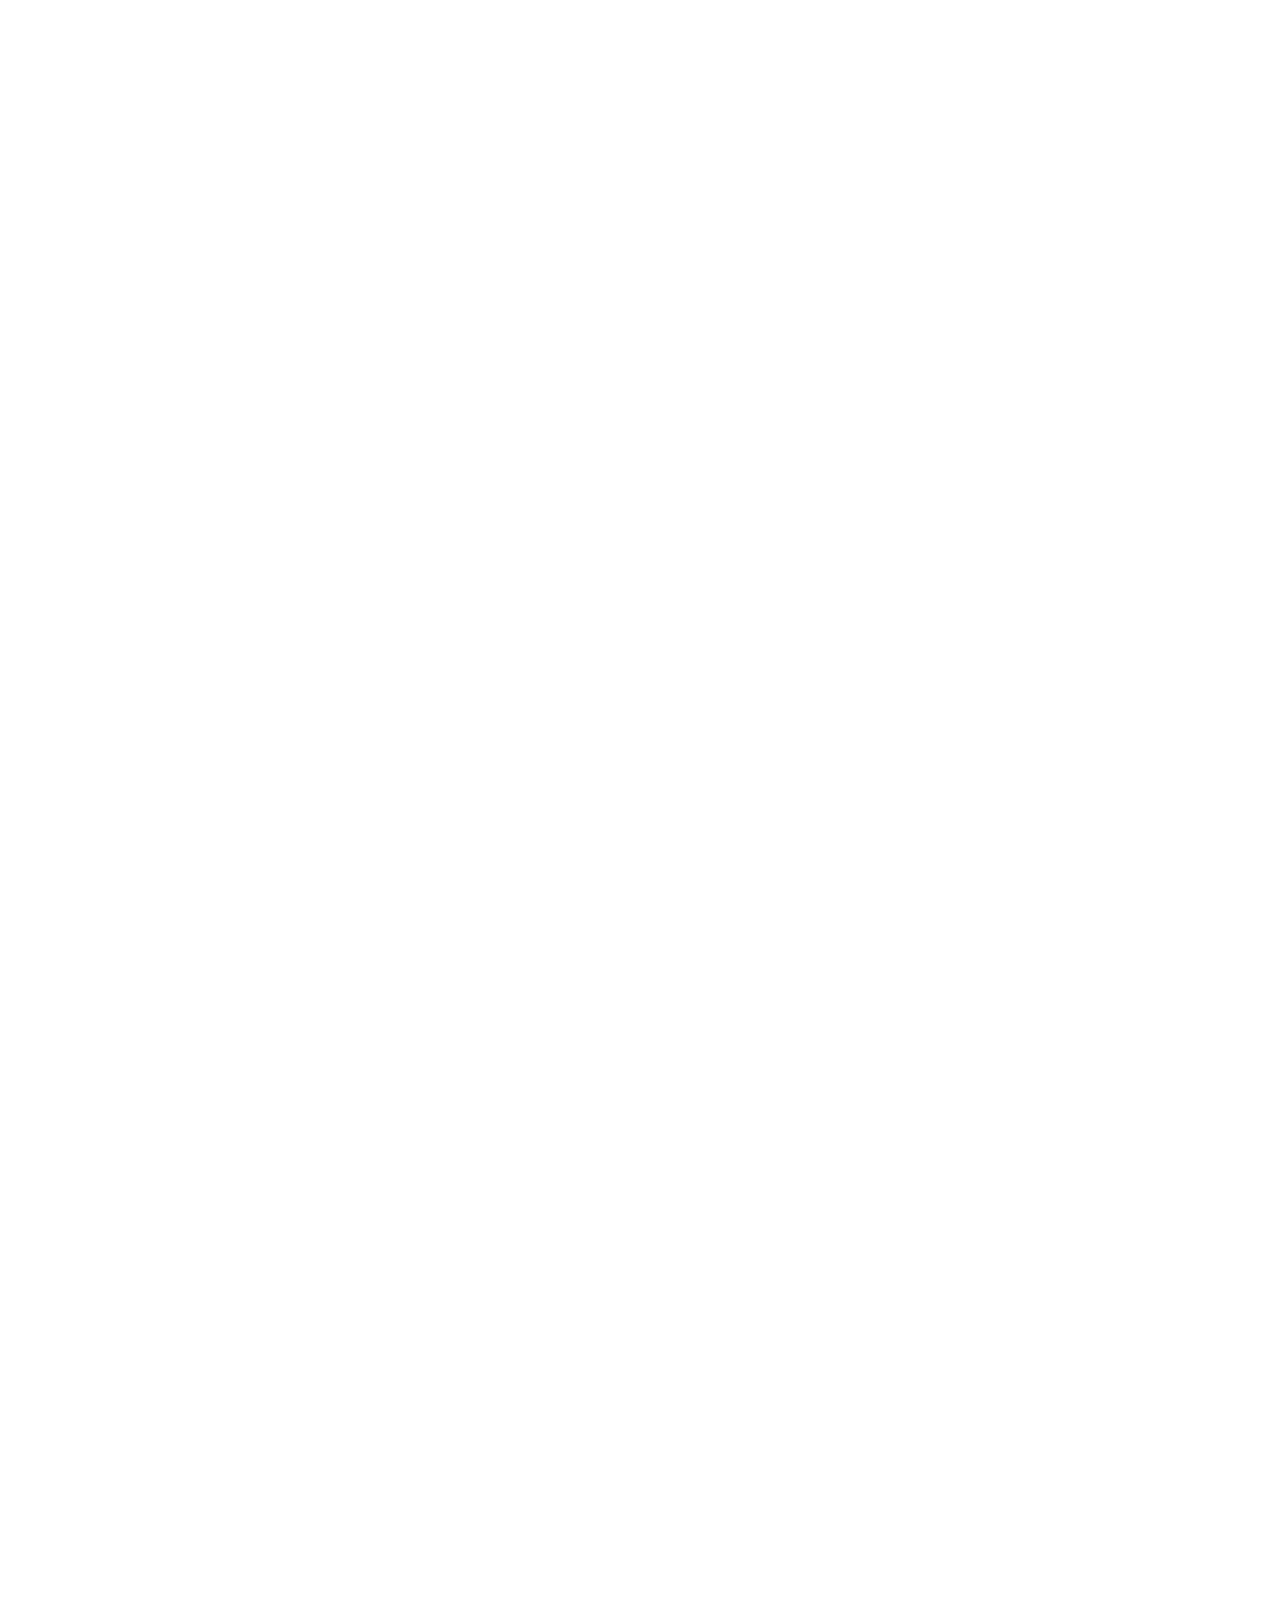
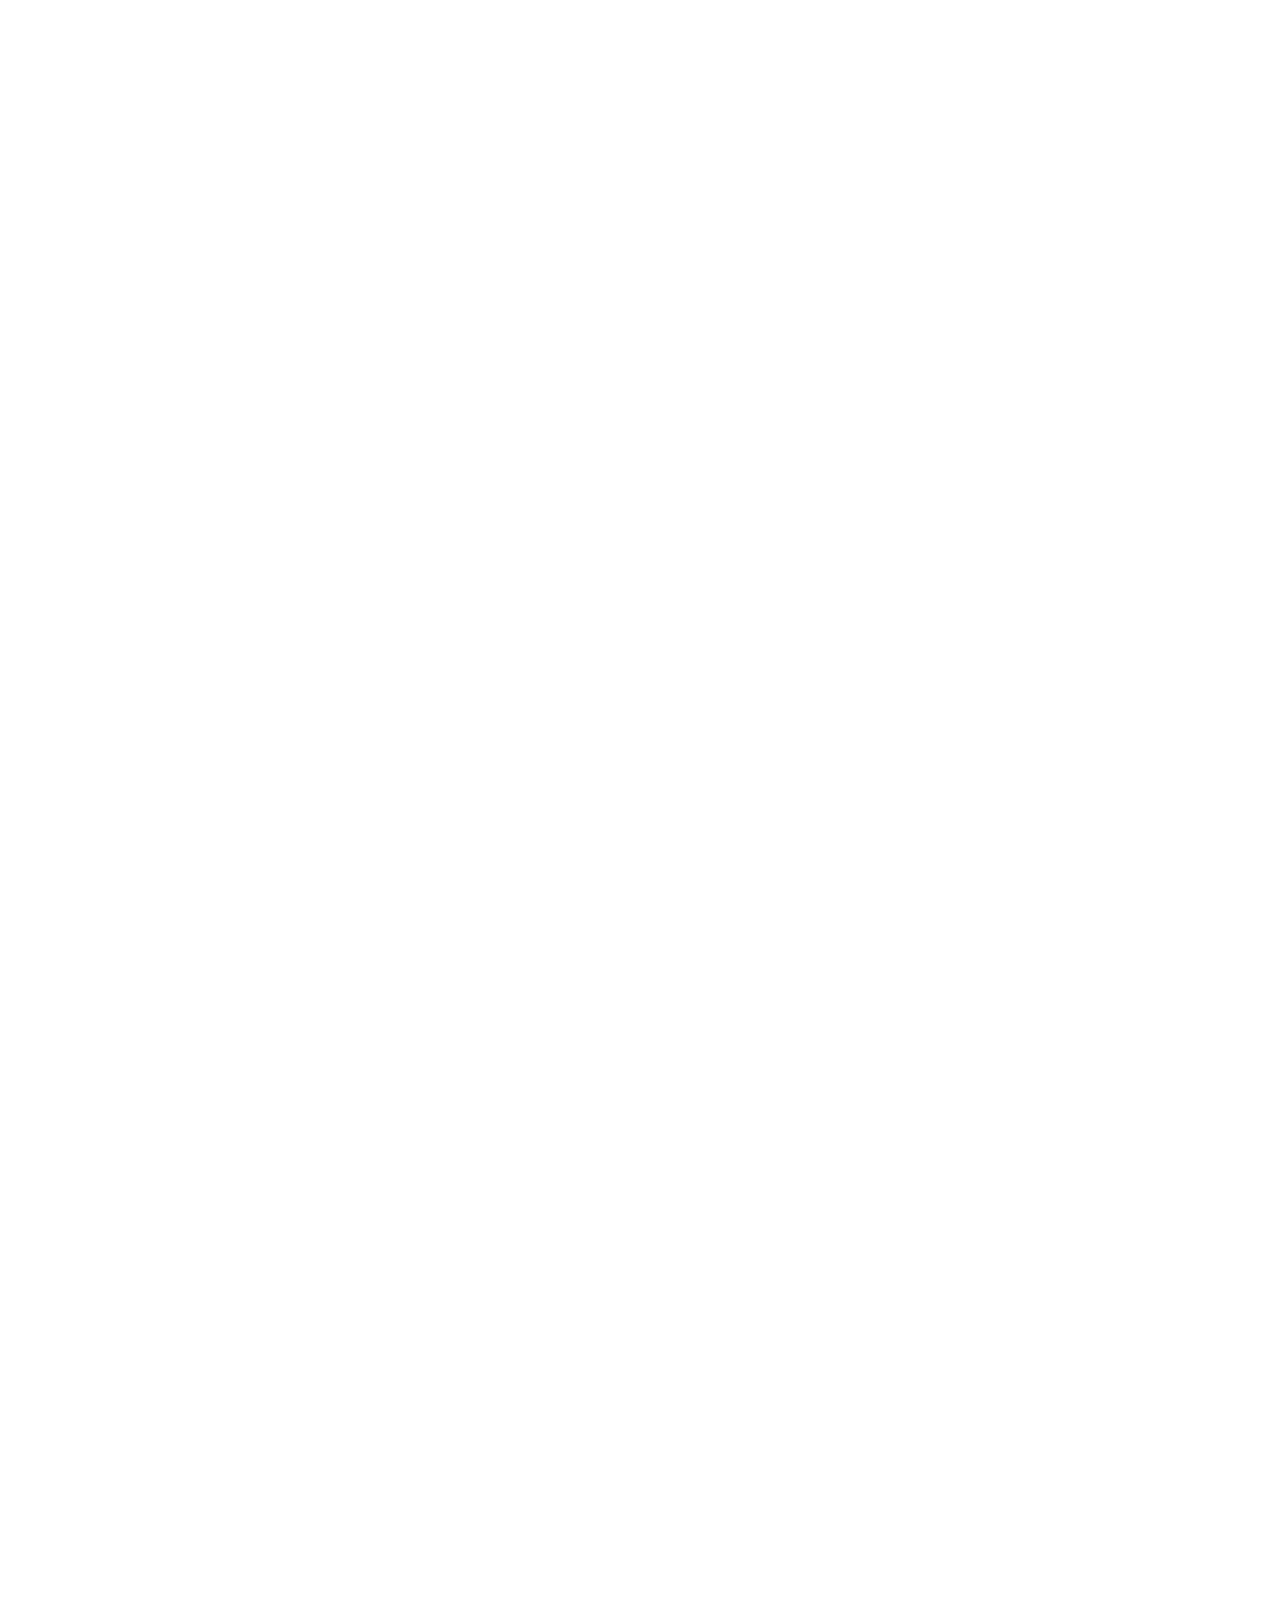
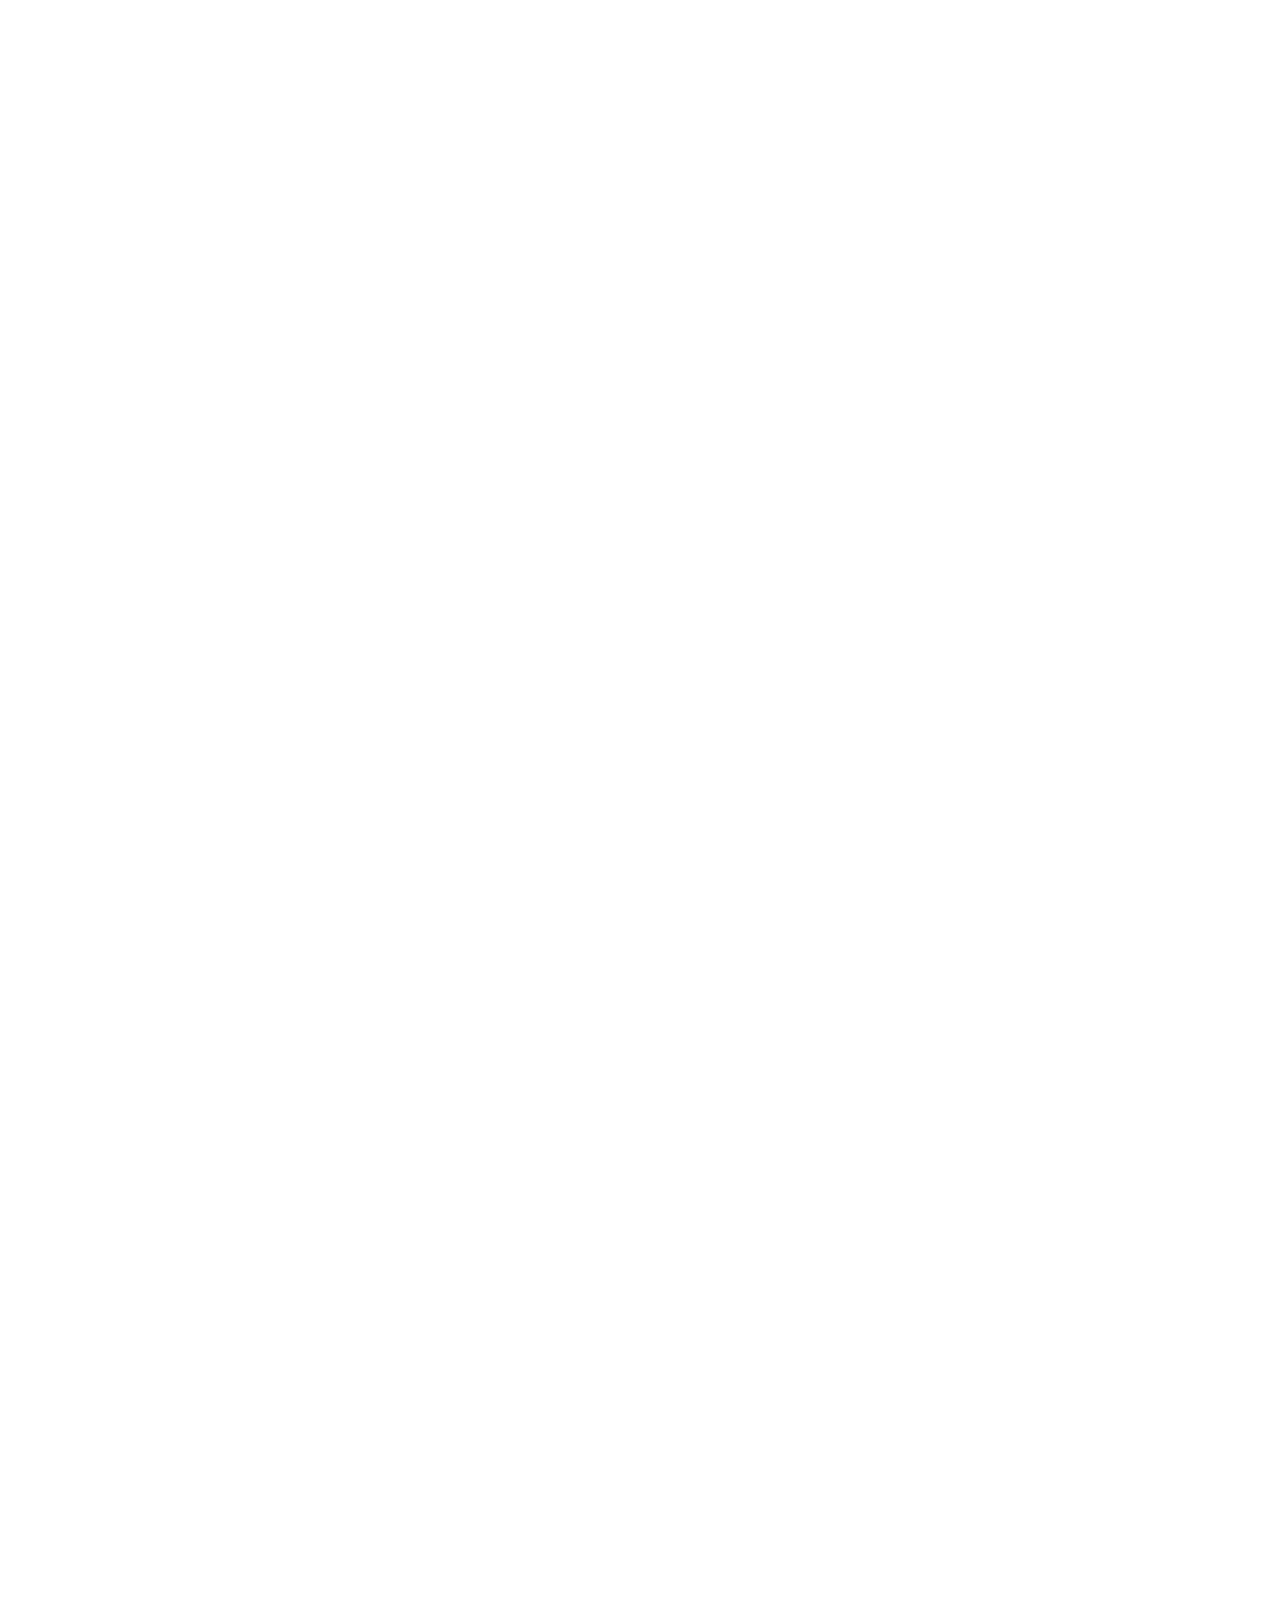
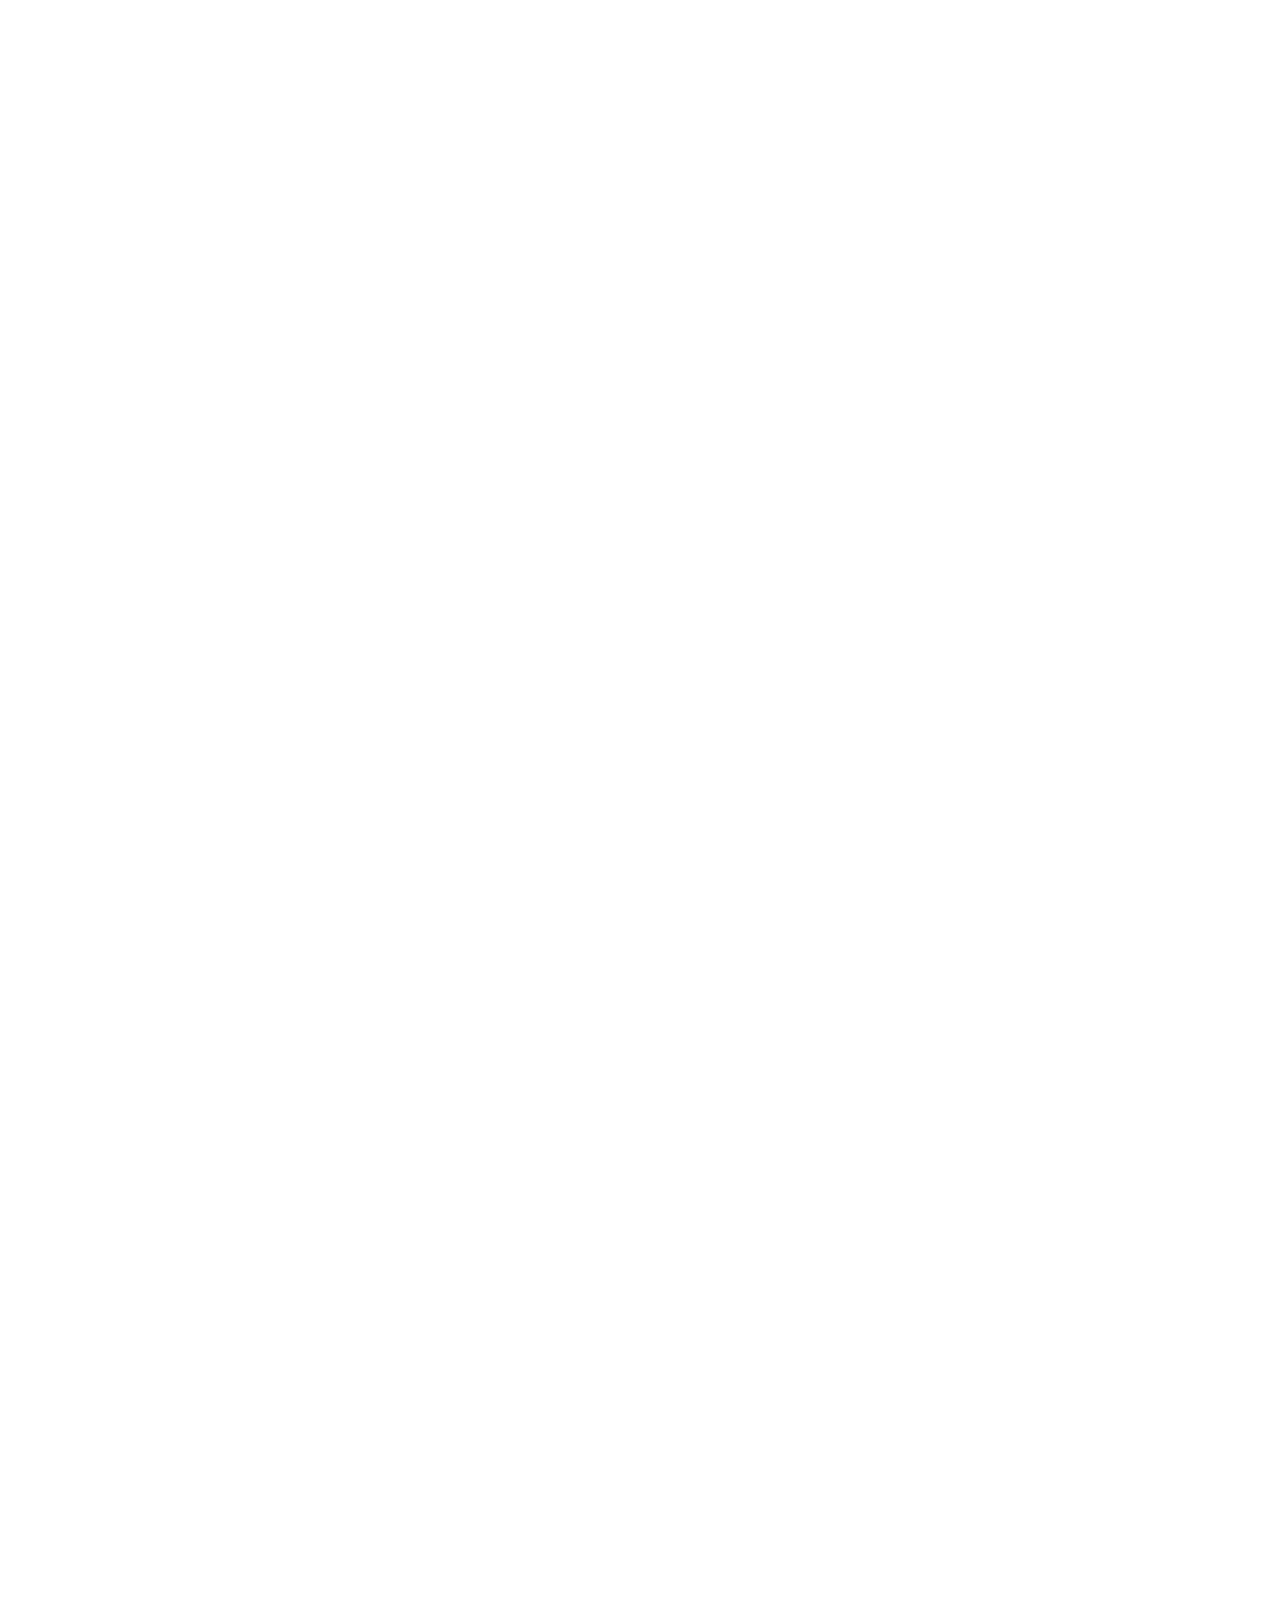
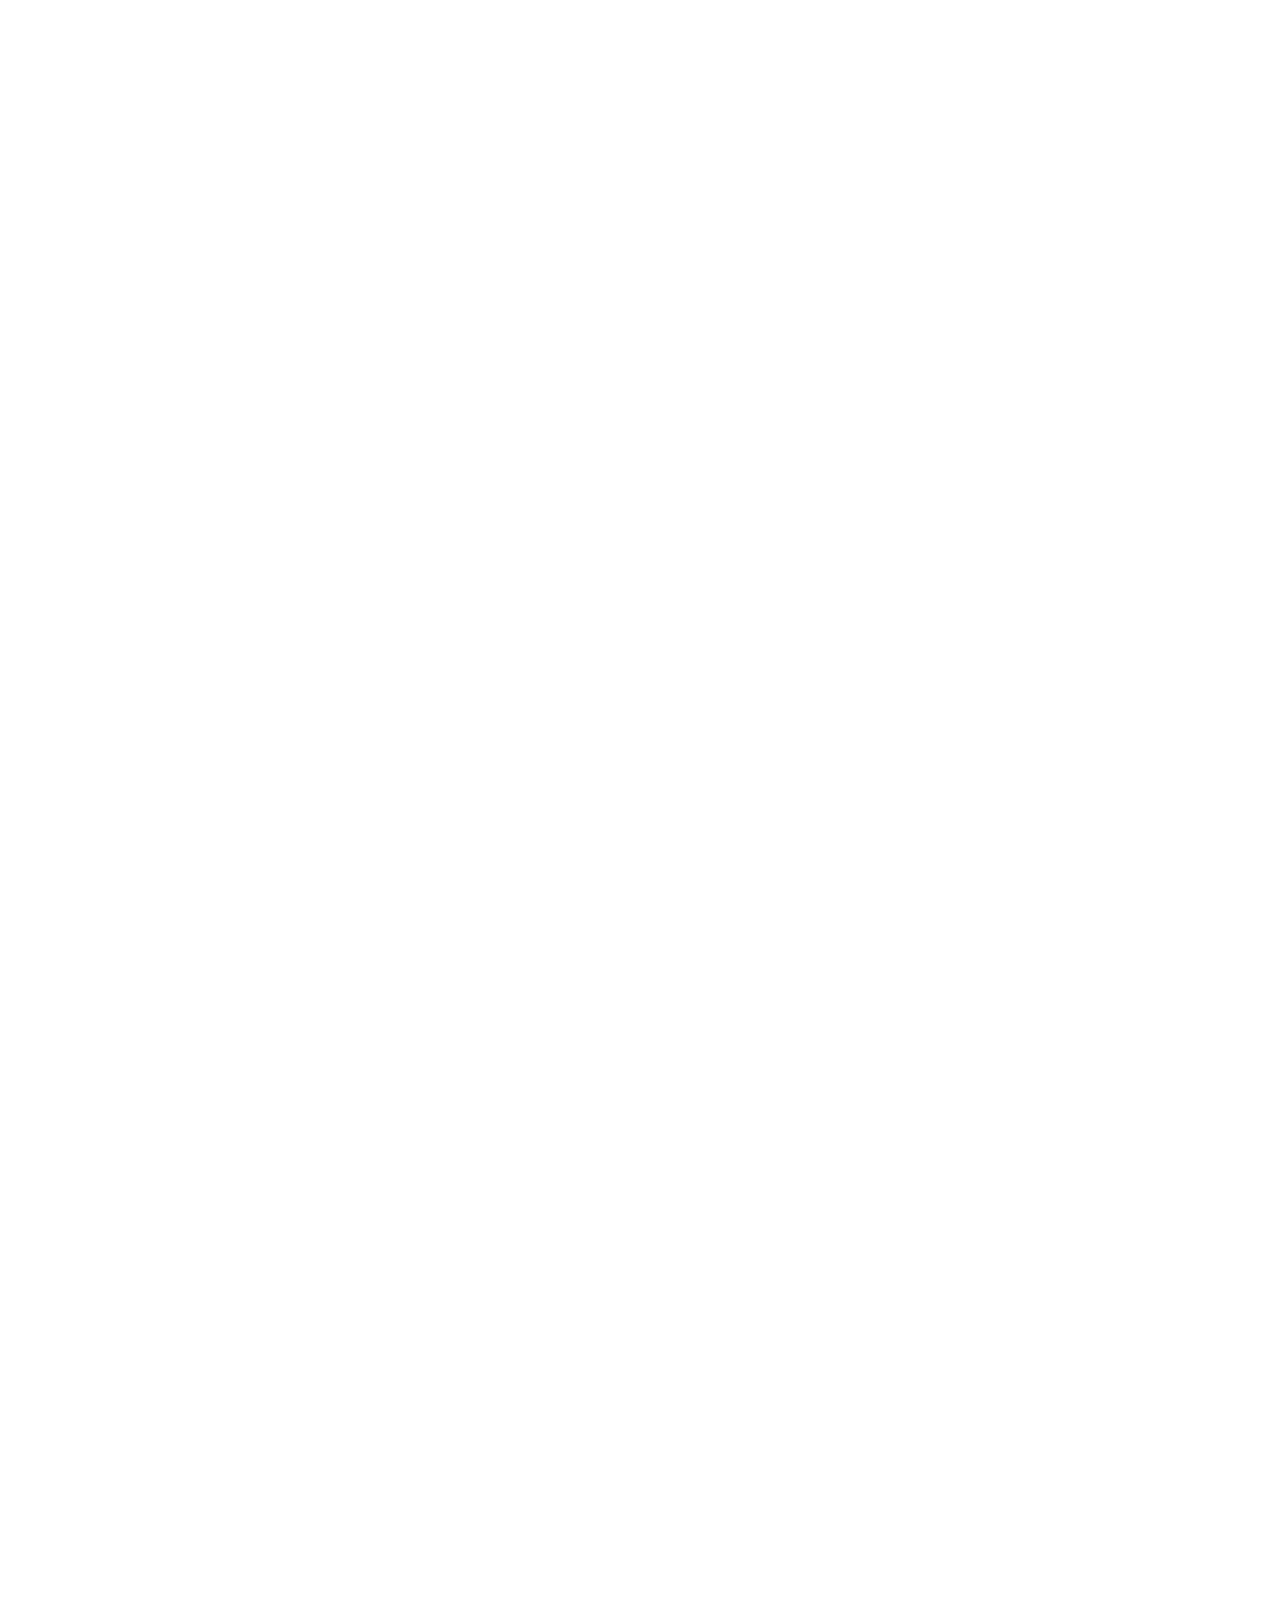
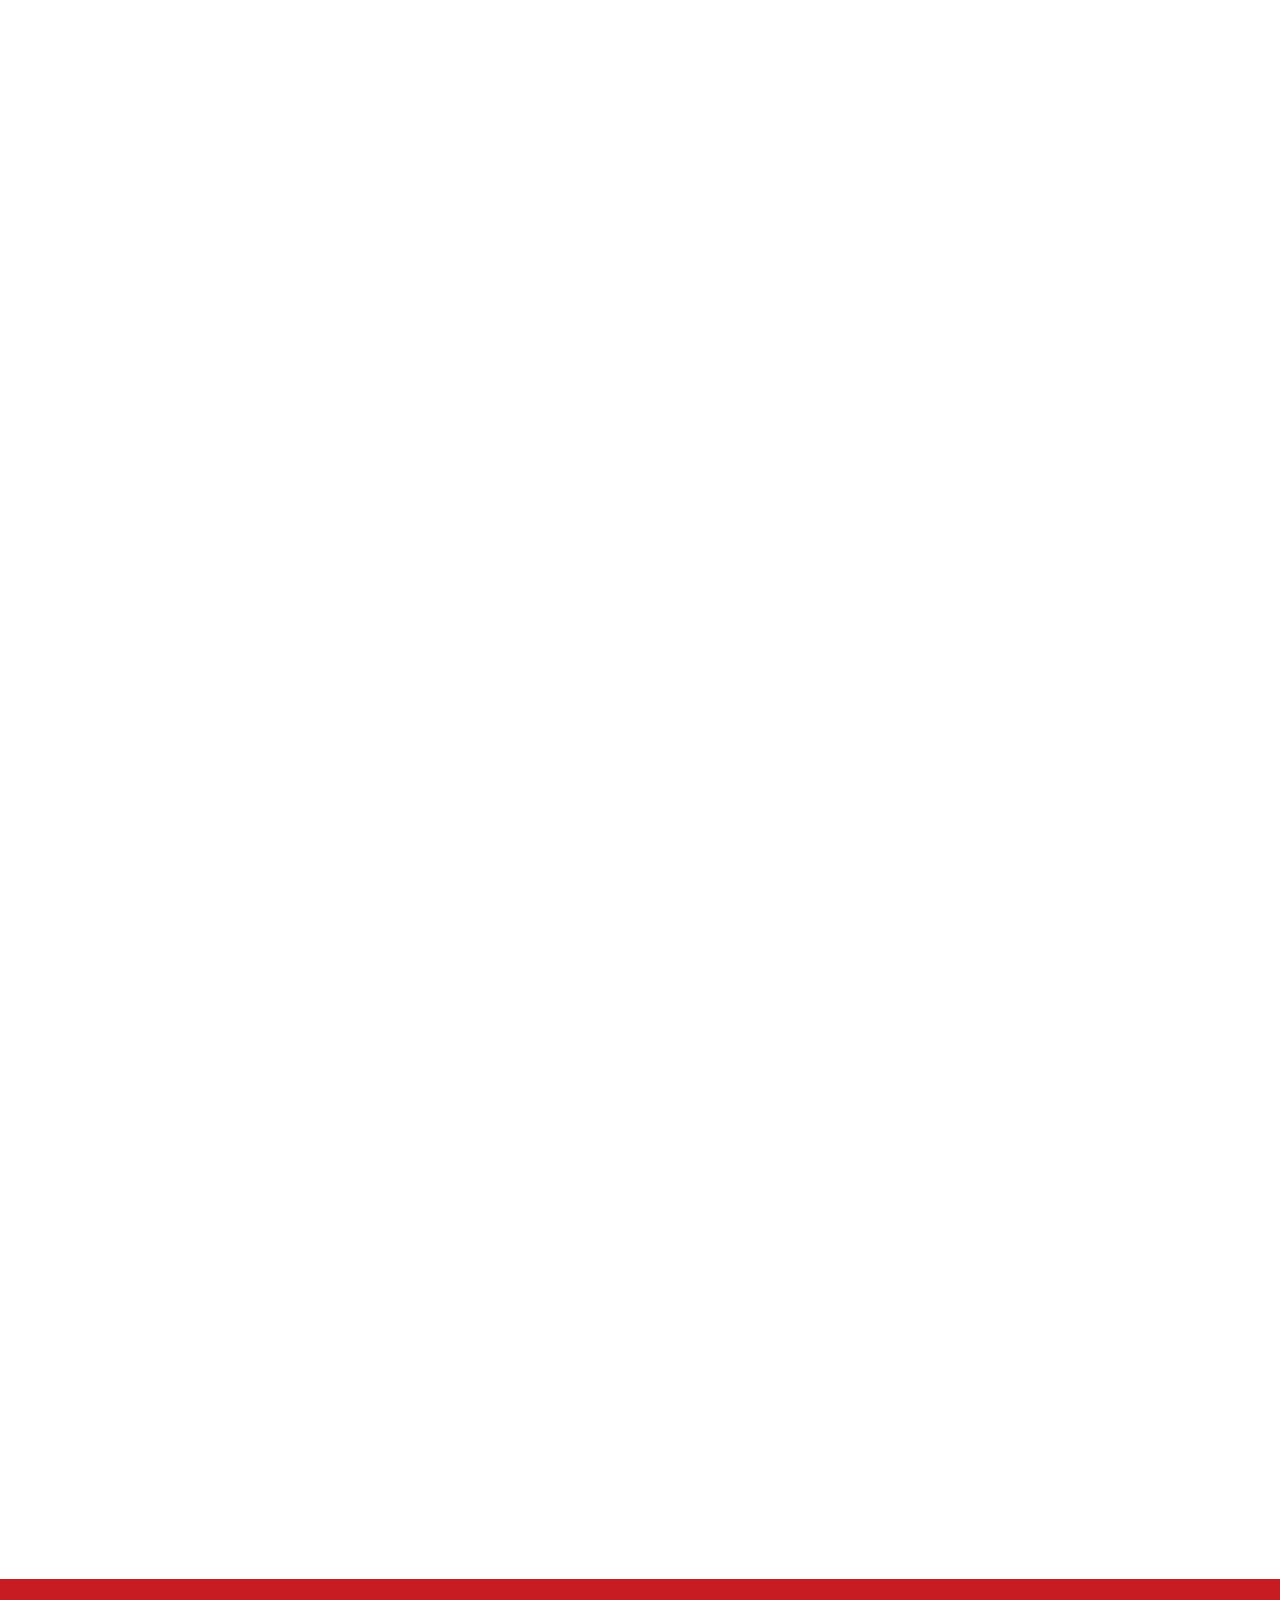
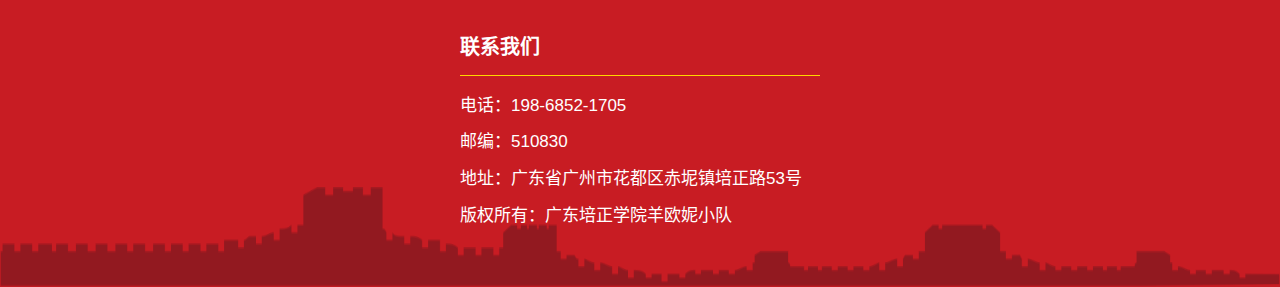
<file: HistoricalJourney/histor.html>
<!DOCTYPE html>
<html lang="zh-CN">

<head>
    <meta charset="UTF-8">
    <meta name="viewport" content="width=device-width, initial-scale=1.0">
    <title>纪念中国人民抗日战争八十周年</title>
    <!-- 引用外部CSS文件，确保路径与CSS文件一致 -->
    <link rel="stylesheet" href="histor.css">
</head>

<body>
    <!-- 顶部区域：Logo + 标题 + 搜索框 -->
    <header class="top-header">
        <div class="logo-area">
            <!-- 左侧Logo，替换为实际图片路径 -->
            <img src="../images/logo01.png" alt="Logo" class="logo">
        </div>
        <div class="title-area">
            <h1>烽 火 岁 月 铭 民 族 史，铁 血 忠 魂 铸 英 雄 碑</h1>
        </div>
        <div class="mobile-menu-btn">
            <span></span>
            <span></span>
            <span></span>
        </div>
        <div class="search-area">
            <input type="text" placeholder="站内搜索">
            <button>搜索</button>
        </div>
    </header>

    <!-- 导航栏 -->
    <nav class="main-nav">
        <ul>
            <li><a href="../index.html" title="首页">首页</a></li>
            <li><a href="../HistoricalJourney/histor.html" title="历史征程" class="active">历史征程</a></li>
            <li><a href="../HERO/heroes.html" title="英雄人物">英雄人物</a></li>
            <li><a href="../Spirit/spirit.html" title="抗战精神">抗战精神</a></li>
            <li><a href="../Red_Inheritance/red.html" title="红色传承">红色传承</a></li>
            <li><a href="../Redhall/redhall.html" title="纪念展馆">纪念展馆</a></li>
        </ul>
    </nav>

    <div class="year-timeline" role="navigation" aria-label="1931-1945 时间轴">
        <ul class="year-list">
            <li class="year-item" data-year="1931">1931</li>
            <li class="year-item" data-year="1932">1932</li>
            <li class="year-item" data-year="1933">1933</li>
            <li class="year-item" data-year="1934">1934</li>
            <li class="year-item" data-year="1935">1935</li>
            <li class="year-item" data-year="1936">1936</li>
            <li class="year-item" data-year="1937">1937</li>
            <li class="year-item" data-year="1938">1938</li>
            <li class="year-item" data-year="1939">1939</li>
            <li class="year-item" data-year="1940">1940</li>
            <li class="year-item" data-year="1941">1941</li>
            <li class="year-item" data-year="1942">1942</li>
            <li class="year-item" data-year="1943">1943</li>
            <li class="year-item" data-year="1944">1944</li>
            <li class="year-item" data-year="1945">1945</li>
        </ul>
        <div class="year-progress"><span class="year-progress-bar"></span></div>
    </div>

    <!-- 历史时间轴内容 -->
    <div class="timeline">
        <!-- 第1张（单数） -->
        <section class="slide odd slide-1">
            <div class="text-box">
                <h2>1931</h2>
                <p>9月18日<br>日军在奉天（沈阳）制造九一八事变，发动侵华战争，中国人民局部抗日战争开始。</p>
                <p>9月22日<br>中共中央作出《关于日本帝国主义强占满洲事变的决议》，号召东北人民组织抗日武装，直接打击日本侵略者。</p>
                <p>11月<br>马占山率部在黑龙江省齐齐哈尔进行嫩江桥抗战。</p>
            </div>
            <div class="img-box">
                <img src="./Himage/p918h03.png" alt="1931年相关图片" width="350" height="500">
            </div>
        </section>

        <!-- 第2张（双数） -->
        <section class="slide even slide-2">
            <div class="text-box">
                <h2>1932</h2>
                <p>1月28日<br>日军发动一·二八事变，淞沪抗战爆发。</p>
                <p>3月<br>日本炮制的伪满洲国在新京（长春）成立。</p>
            </div>
            <div class="img-box">
                <img src="./Himage/p128h02.png" alt="1932年相关图片" width="650" height="500">
            </div>
        </section>

        <!-- 第3张（单数） -->
        <section class="slide odd slide-3">
            <div class="text-box">
                <h2>1933</h2>
                <p>1月1日<br>日军向山海关进攻，中国军队奋起反击，揭开长城抗战的序幕。</p>
                <p>5月<br>何应钦代表国民政府在《塘沽协定》上签字，自此之后，日本侵略者取得了自由出入华北的“通行证”。</p>
            </div>
            <div class="img-box">
                <img src="./Himage/pGWh02.png" alt="1933年相关图片" width="650" height="500">
            </div>
        </section>

        <!-- 第4张（双数） -->
        <section class="slide even slide-4">
            <div class="text-box">
                <h2>1934</h2>
                <p>10月<br>第五次反“围剿”失败后，中央主力红军为摆脱国民党军队的包围追击，被迫实行战略性转移，退出中央根据地，进行长征。</p>
                <p>长征是人类历史上的伟大奇迹，中央红军共进行了600余次战役战斗，攻占700多座县城，红军牺牲了营以上干部多达430余人，平均年龄不到30岁，共击溃国民党军数百个团，期间共经过14个省，翻越18座大山，跨过24条大河，走过荒草地，翻过雪山，行程约二万五千里
                </p>
            </div>
            <div class="img-box">
                <img src="./Himage/pCZh02.png" alt="1934年相关图片" width="650" height="500">
            </div>
        </section>

        <!-- 第5张（单数） -->
        <section class="slide odd slide-5">
            <div class="text-box">
                <h2>1935</h2>
                <p>1月<br>遵义会议召开。</p>
                <p>8月1日<br>《为抗日救国告全体同胞书》（八一宣言）发表。</p>
                <p>12月9日<br>一二·九运动爆发。</p>
                <p>12月<br>瓦窑堡会议召开。</p>
            </div>
            <div class="img-box">
                <img src="./Himage/p129h02.png" alt="1935年相关图片" width="650" height="500">
            </div>
        </section>

        <!-- 第6张（双数） -->
        <section class="slide even slide-6">
            <div class="text-box">
                <h2>1936</h2>
                <p>12月12日<br>张学良、杨虎城在西安发动兵谏，逼迫蒋介石抗日，西安事变发生。</p>
            </div>
            <div class="img-box">
                <img src="./Himage/xianshibian.png" alt="1936年相关图片" width="650" height="500">
            </div>
        </section>

        <!-- 第7张（单数） -->
        <section class="slide odd slide-7">
            <div class="text-box">
                <h2>1937</h2>
                <p>7月7日<br>七七事变爆发，全民族抗战开始。</p>
                <p>8月13日<br>八一三事变爆发，淞沪会战开始。</p>
                <p>9月25日<br>八路军在山西省东北部平型关地区对日军发动伏击战,打破了“日军不可战胜”的神话，极大增强了全国军民的抗战信心</p>
                <p>12月13日<br>日本侵略者占领南京，在日本华中派遣军司令松井石根和第六师团师团长谷寿夫指挥下，日军使用集体枪杀、活埋、
                    刀劈、火烧等惨绝人寰的手段，杀害中国军民，并在之后的六周内，屠杀、奸淫、掠夺、焚烧和破坏并举，对南京造成空前劫难。
                </p>
            </div>
            <div class="img-box">
                <img src="./Himage/NJDTS01.PNG" alt="1937年相关图片" width="650" height="500">
            </div>
        </section>

        <!-- 第8张（双数） -->
        <section class="slide even slide-8">
            <div class="text-box">
                <h2>1938</h2>
                <p>3月23日<br>台儿庄战役胜利，此次大捷是中华民族全面抗战以来，继长城战役、平型关大捷等战役后，中国人民取得的又一次胜利，是抗日战争以来取得的最大胜利，也是徐州会战中国民革命军取得的一次重大胜利。
                </p>
                <p>5月<br>毛泽东发表《论持久战》。</p>
                <p>6月<br>1938年6月至10月，中国军队为了保卫武汉，在安徽、江西、河南、湖北等省交界地区抗击侵华日军进攻的防御战役，是抗日战争战略防御阶段规模最大的一次战略性战役</p>
            </div>
            <div class="img-box">
                <img src="./Himage/LCJZ02.PNG" alt="1938年相关图片" width="650" height="500">
            </div>
        </section>

        <!-- 第9张（单数） -->
        <section class="slide odd slide-9">
            <div class="text-box">
                <h2>1939</h2>
                <p>9月14日<br>长沙会战1939年（民国二十八年）9月至10月，在抗日战争中，中国第9战区部队在以湖南、湖北、江西三省接壤地区对日军进行的防御战役。</p>
            </div>
            <div class="img-box">
                <img src="./Himage/CSHZ02.PNG" alt="1939年相关图片" width="650" height="500">
            </div>
        </section>

        <!-- 第10张（双数） -->
        <section class="slide even slide-10">
            <div class="text-box">
                <h2>1940</h2>
                <p>8月<br>百团大战分为3个阶段。1940年8月20日至1940年9月10日为第一阶段，中心任务是摧毁正太路交通。1940年9月22日至1940年10月上旬为第二阶段，主要任务是继续破坏日军的交通线，并摧毁日军深入抗日根据地的主要据点。1940年10月上旬到1941年1月24日为第三阶段，主要任务是反击日军的报复性“扫荡”。
                </p>
            </div>
            <div class="img-box">
                <img src="./Himage/BTDZ02.PNG" alt="1940年相关图片" width="650" height="500">
            </div>
        </section>

        <!-- 第11张（单数） -->
        <section class="slide odd slide-11">
            <div class="text-box">
                <h2>1941</h2>
                <p>1月7日<br>国民党反动派在皖南有预谋地围袭新四军，事变发生后，中国共产党的正义自卫立场得到广大人民和民主党派以及国际舆论的同情和支持，蒋介石集团陷入空前孤立，反共行为不得不有所收敛。</p>
                <p>12月7日<br>太平洋战争以日本偷袭珍珠港为先导，以日本投降结束，参战国家多达三十七个，涉及人口超过十五亿，交战双方动员兵力在六千万以上，历时三年零八个月，伤亡和损失难以统计。
                </p>
            </div>
            <div class="img-box">
                <img src="./Himage/WNSJ02.PNG" alt="1941年相关图片" width="650" height="500">
            </div>
        </section>

        <!-- 第12张（双数） -->
        <section class="slide even slide-12">
            <div class="text-box">
                <h2>1942</h2>
                <p>2月<br>中国远征军入缅作战。</p>
                <p>5月<br>1942年5月2日至23日，在延安整风期间，毛泽东亲自主持召开了有文艺工作者、中央各部门负责人共100多人参加的延安文艺座谈会，中央政治局委员朱德、陈云、任弼时、王稼祥、博古等出席了会议。这次会议，对后来党的文艺政策的制定和文艺工作的健康发展产生了非常深远的影响。。
                </p>
            </div>
            <div class="img-box">
                <img src="./Himage/yawy.png" alt="1942年相关图片" width="650" height="500">
            </div>
        </section>

        <!-- 第13张（单数） -->
        <section class="slide odd slide-13">
            <div class="text-box">
                <h2>1943</h2>
                <p>1月11日<br>中美、中英分别签订新约，美、英交还在华租界和废除一系列在华特权。</p>
                <p>10月<br>中国驻印军展开缅北反攻作战。</p>
                <p>11月22日至26日<br>中、美、英三国首脑在埃及开罗举行会议，会后发表了《开罗宣言》</p>
            </div>
            <div class="img-box">
                <img src="./Himage/KLXY02.PNG" alt="1941年相关图片" width="650" height="500">
            </div>
        </section>

        <!-- 第14张（双数） -->
        <section class="slide even slide-14">
            <div class="text-box">
                <h2>1944</h2>
                <p>4月<br>豫湘桂战役，日军打通了纵贯南北的1500公里的交通线，国民党损失军队50多万人、武器弹药无数，丢失了146座城市、20多万平方公里的国土，6000多万同胞沦于日军铁蹄之下。豫湘桂战役是抗战以来正面战场的第二次大溃败。参加豫湘桂作战的国民党广大爱国官兵，虽在劣势下，也在多处与日军进行了鏖战，付出巨大牺牲，也使日军付出了重大代价。日军虽然打通了大陆交通线，但始终也没能加以利用，更未能挽救日本军国主义败亡的命运
                </p>
                <p>5月11日<br>中国远征军发起滇西反攻作战。</p>
            </div>
            <div class="img-box">
                <img src="./Himage/YXGZY02.PNG" alt="1942年相关图片" width="650" height="500">
            </div>
        </section>

        <!-- 第15张（单数） -->
        <section class="slide odd slide-15">
            <div class="text-box">
                <h2>1945</h2>
                <p>4月25日至6月26日<br>联合国制宪会议在旧金山召开，中国成为联合国安理会常任理事国。</p>
                <p>7月26日<br>中、美、英三国发表敦促日本无条件投降的《波茨坦公告》。后苏联声明成为公告签署国。</p>
                <p>8月15日<br>日本天皇裕仁以广播《终战诏书》的形式，宣布接受《波茨坦公告》。</p>
                <p>9月2日<br>日本代表在东京湾的美国“密苏里”号战列舰上向盟国签署投降书。中国人民抗日战争暨世界反法西斯战争胜利结束。</p>
                <p>9月9日<br>中国战区日军投降签字仪式在南京举行。</p>
                <p>10月25日<br>中国战区台湾省日军投降仪式在台北举行。台湾回到祖国怀抱。</p>
            </div>
            <div class="img-box">
                <img src="./Himage/TXGG02.PNG" alt="1941年相关图片" width="650" height="500">
            </div>
        </section>
    </div>





    <footer class="site-footer">
        <div class="contact-info">
            <h3>联系我们</h3>
            <p>电话：198-6852-1705</p>
            <p>邮编：510830</p>
            <p>地址：广东省广州市花都区赤坭镇培正路53号</p>
            <p>版权所有：广东培正学院羊欧妮小队</p>
        </div>
    </footer>

    <button class="scroll-top" type="button" aria-label="返回顶部">
        <span>TOP</span>
    </button>

    <!-- 引入外部脚本 -->
    <script src="histor.js"></script>
</body>

</html>
</file>
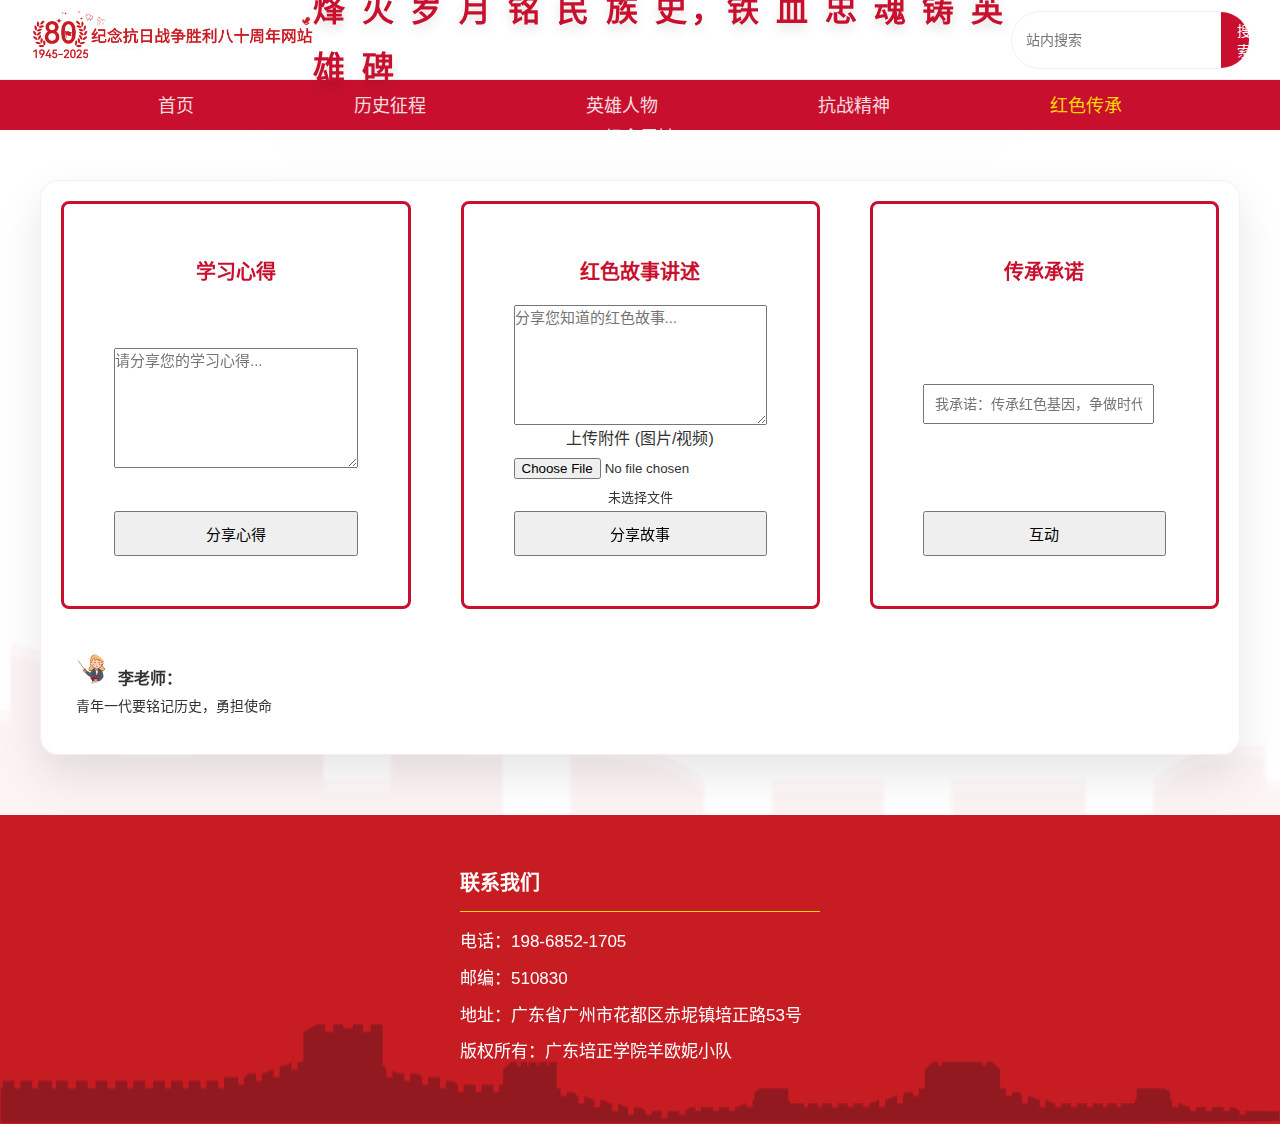
<file: Red_Inheritance/red.html>
<!DOCTYPE html>
<html lang="zh-CN">

<head>
    <meta charset="UTF-8">
    <meta name="viewport" content="width=device-width, initial-scale=1.0">
    <title>红色传承 - 现代网页设计</title>
    <!-- 引入外部CSS文件 -->
    <link rel="stylesheet" href="red.css">
    <!-- 引入图标库（搜索功能可能用到） -->
    <link rel="stylesheet" href="https://cdn.jsdelivr.net/npm/font-awesome@4.7.0/css/font-awesome.min.css">
</head>

<body>
    <!-- 顶部区域：Logo + 标题 + 搜索框（固定不动） -->
    <header class="top-header">
        <div class="logo-area">
            <img src="../images/logo01.png" alt="Logo" class="logo">
        </div>
        <div class="title-area">
            <h1>烽 火 岁 月 铭 民 族 史，铁 血 忠 魂 铸 英 雄 碑</h1>
        </div>
        <div class="mobile-menu-btn">
            <span></span>
            <span></span>
            <span></span>
        </div>
        <div class="search-area">
            <input type="text" placeholder="站内搜索">
            <button>搜索</button>
        </div>
    </header>

    <!-- 导航栏（固定不动） -->
    <nav class="main-nav">
        <ul>
            <li><a href="../index.html" title="首页">首页</a></li>
            <li><a href="../HistoricalJourney/histor.html" title="历史征程">历史征程</a></li>
            <li><a href="../HERO/heroes.html" title="英雄人物">英雄人物</a></li>
            <li><a href="../Spirit/spirit.html" title="抗战精神">抗战精神</a></li>
            <li><a href="../Red_Inheritance/red.html" title="红色传承" class="active">红色传承</a></li>
            <li><a href="../Redhall/redhall.html" title="纪念展馆">纪念展馆</a></li>
        </ul>
    </nav>

    <!-- 页面主体内容 -->
    <div class="header-container">
        <!-- 功能卡片区域 -->
        <main class="cards-container">
            <!-- 学习心得卡片 (已更新) -->
            <section class="card interactive-card">
                <h3>学习心得</h3>
                <textarea class="card-textarea" placeholder="请分享您的学习心得..."></textarea>
                <button class="card-submit-btn" data-type="心得">分享心得</button>
            </section>

            <!-- 红色故事讲述卡片 (已更新) -->
            <section class="card interactive-card">
                <h3>红色故事讲述</h3>
                <textarea class="card-textarea" placeholder="分享您知道的红色故事..."></textarea>
                <div class="file-upload-wrapper">
                    <label for="story-file" class="file-upload-label">上传附件 (图片/视频)</label>
                    <input type="file" id="story-file" class="file-input" accept="image/*, video/*">
                    <span class="file-name">未选择文件</span>
                </div>
                <button class="card-submit-btn" data-type="故事">分享故事</button>
            </section>

            <!-- 传承承诺卡片 -->
            <section class="card">
                <h3>传承承诺</h3>
                <input type="text" class="commit-input" placeholder="我承诺：传承红色基因，争做时代新人">
                <button class="commit-btn">互动</button>
            </section>
        </main>

        <!-- 留言板 -->
        <section class="message-board">
            <div class="wave-decoration"></div>
            <div class="message-content">
                <div class="message-header">
                    <img src="../images/teacherLi.png" alt="李老师头像" class="user-avatar">
                    <strong>李老师：</strong>
                </div>
                <p class="message-text">青年一代要铭记历史，勇担使命</p>
            </div>
        </section>
    </div>

    <footer class="site-footer">
        <div class="contact-info">
            <h3>联系我们</h3>
            <p>电话：198-6852-1705</p>
            <p>邮编：510830</p>
            <p>地址：广东省广州市花都区赤坭镇培正路53号</p>
            <p>版权所有：广东培正学院羊欧妮小队</p>
        </div>
    </footer>


    <!-- 在body末尾引入外部JS文件 -->
    <script src="red.js"></script>
    <script>
        // 移动端菜单交互
        const mobileMenuBtn = document.querySelector('.mobile-menu-btn');
        const mainNav = document.querySelector('.main-nav');

        if (mobileMenuBtn && mainNav) {
            mobileMenuBtn.addEventListener('click', function () {
                mainNav.classList.toggle('active');
                document.body.style.overflow = mainNav.classList.contains('active') ? 'hidden' : '';
            });

            // 点击菜单项关闭菜单
            const navLinks = mainNav.querySelectorAll('a');
            navLinks.forEach(link => {
                link.addEventListener('click', function () {
                    mainNav.classList.remove('active');
                    document.body.style.overflow = '';
                });
            });
        }
    </script>
</body>

</html>
</file>
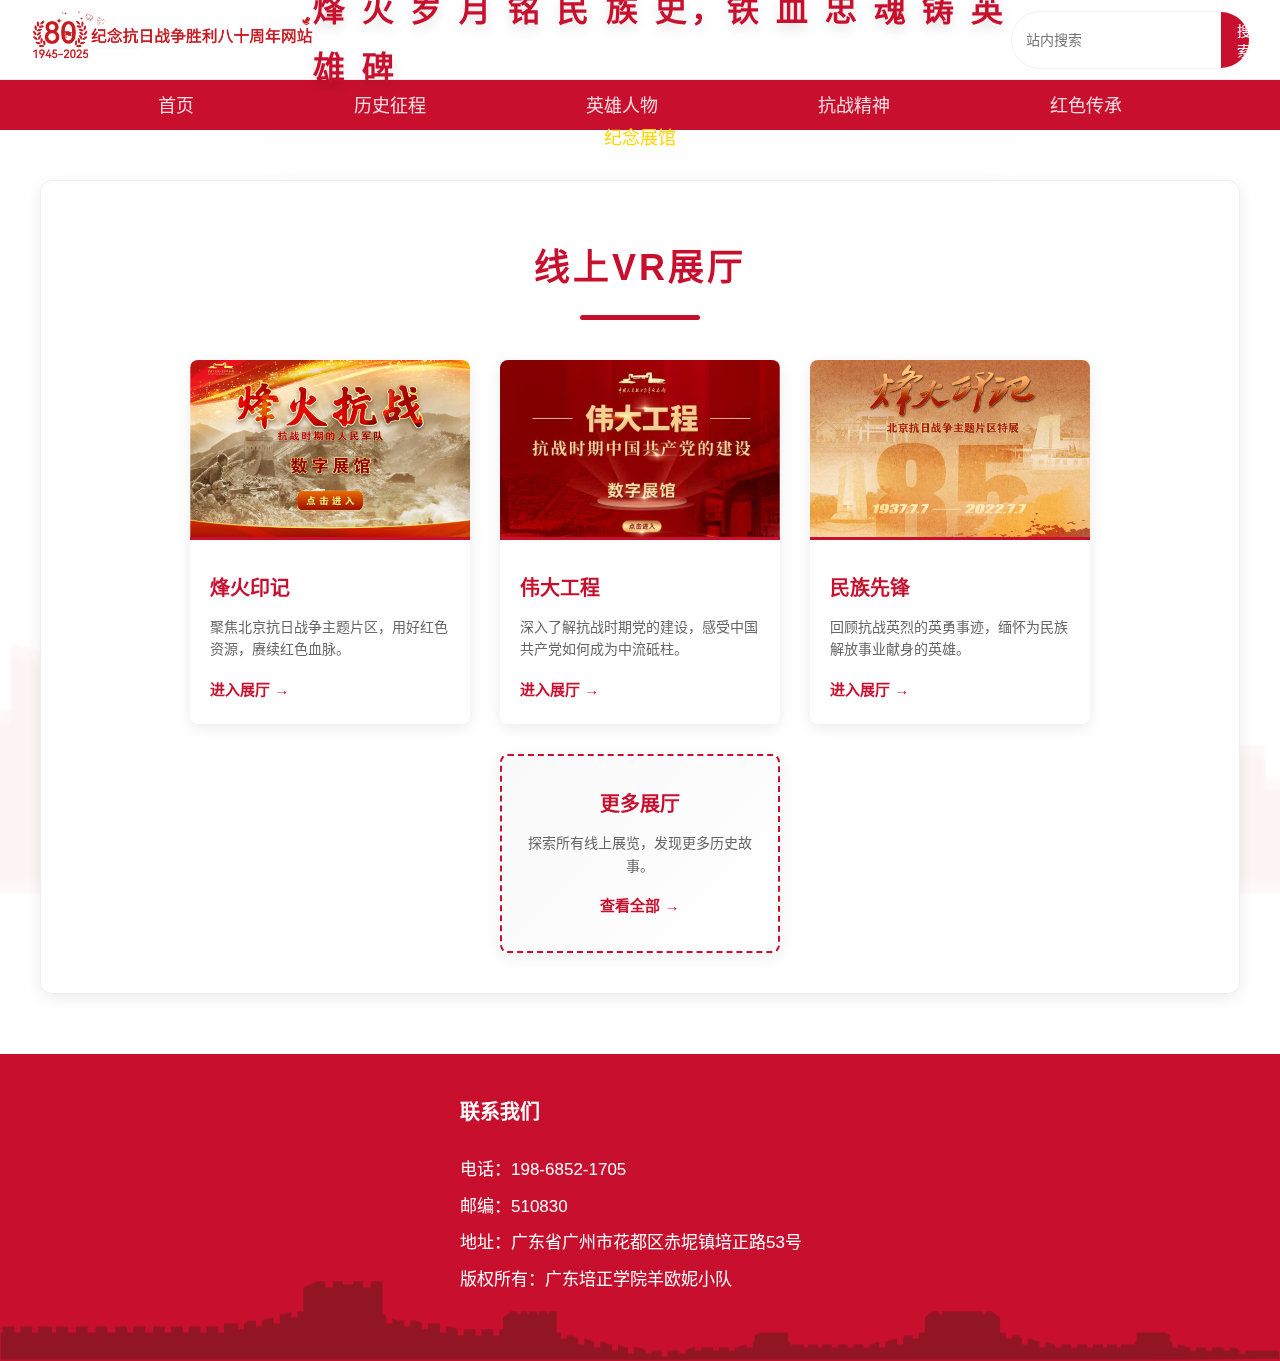
<file: Redhall/redhall.html>
<!DOCTYPE html>
<html lang="zh-CN">

<head>
    <meta charset="UTF-8">
    <meta name="viewport" content="width=device-width, initial-scale=1.0">
    <title>纪念展馆 - 线上VR展厅</title>
    <!-- 引入外部CSS文件（确保与HTML同目录） -->
    <link rel="stylesheet" href="redhall.css">
    <!-- 引入图标库（确保网络可用） -->
    <link rel="stylesheet" href="https://cdn.jsdelivr.net/npm/font-awesome@4.7.0/css/font-awesome.min.css">
</head>

<body>
    <!-- 顶部区域：Logo + 标题 + 搜索框（固定不动） -->
    <!-- 顶部区域：Logo + 标题 + 搜索框（固定不动） -->
    <header class="top-header">
        <div class="logo-area">
            <img src="../images/logo01.png" alt="Logo" class="logo">
        </div>
        <div class="title-area">
            <h1>烽 火 岁 月 铭 民 族 史，铁 血 忠 魂 铸 英 雄 碑</h1>
        </div>
        <div class="mobile-menu-btn">
            <span></span>
            <span></span>
            <span></span>
        </div>
        <div class="search-area">
            <input type="text" placeholder="站内搜索">
            <button>搜索</button>
        </div>
    </header>

    <!-- 导航栏（固定不动） -->
    <nav class="main-nav">
        <ul>
            <li><a href="../index.html" title="首页">首页</a></li>
            <li><a href="../HistoricalJourney/histor.html" title="历史征程">历史征程</a></li>
            <li><a href="../HERO/heroes.html" title="英雄人物">英雄人物</a></li>
            <li><a href="../Spirit/spirit.html" title="抗战精神">抗战精神</a></li>
            <li><a href="../Red_Inheritance/red.html" title="红色传承">红色传承</a></li>
            <li><a href="../Redhall/redhall.html" title="纪念展馆" class="active">纪念展馆</a></li>
        </ul>
    </nav>
    <!-- 主内容区：VR展厅（确保完全可见） -->
    <main class="main-content">
        <section class="vr-section">
            <h2 class="vr-section-title">线上VR展厅</h2>
            <div class="vr-cards-container">
                <!-- VR展厅卡片 1: 烽火印记 -->
                <a href="https://www.1937china.com/kzgdata/clzl/vrzl/qqztvr2024/#/" target="_blank" class="vr-card">
                    <img src="../Redhall/image/fenghuo.png" alt="烽火印记——北京抗日战争主题片区特展">
                    <div class="vr-card-info">
                        <h3>烽火印记</h3>
                        <p>聚焦北京抗日战争主题片区，用好红色资源，赓续红色血脉。</p>
                        <span class="vr-link-text">进入展厅 →</span>
                    </div>
                </a>

                <!-- VR展厅卡片 2: 伟大工程 -->
                <a href="https://www.1937china.com/kzgdata/clzl/vrzl/qqztvr2023/" target="_blank" class="vr-card">
                    <img src="../Redhall/image/weida.png" alt="伟大工程——抗战时期中国共产党的建设展">
                    <div class="vr-card-info">
                        <h3>伟大工程</h3>
                        <p>深入了解抗战时期党的建设，感受中国共产党如何成为中流砥柱。</p>
                        <span class="vr-link-text">进入展厅 →</span>
                    </div>
                </a>

                <!-- VR展厅卡片 3: 民族先锋 -->
                <a href="https://www.1937china.com/kzgdata/clzl/vrzl/qqztvr2022/?scene_id=98093154" target="_blank"
                    class="vr-card">
                    <img src="../Redhall/image/yinji.png" alt="民族先锋——中国共产党抗战英烈事迹展">
                    <div class="vr-card-info">
                        <h3>民族先锋</h3>
                        <p>回顾抗战英烈的英勇事迹，缅怀为民族解放事业献身的英雄。</p>
                        <span class="vr-link-text">进入展厅 →</span>
                    </div>
                </a>

                <!-- 更多展厅卡片 -->
                <a href="https://www.1937china.com/views/kzzl/zlzs_xnzt.html" target="_blank"
                    class="vr-card vr-card-more">
                    <div class="vr-card-info">
                        <h3>更多展厅</h3>
                        <p>探索所有线上展览，发现更多历史故事。</p>
                        <span class="vr-link-text">查看全部 →</span>
                    </div>
                </a>
            </div>
        </section>
    </main>

    <!-- 页脚 -->
    <footer class="site-footer">
        <div class="contact-info">
            <h3>联系我们</h3>
            <p>电话：198-6852-1705</p>
            <p>邮编：510830</p>
            <p>地址：广东省广州市花都区赤坭镇培正路53号</p>
            <p>版权所有：广东培正学院羊欧妮小队</p>
        </div>
    </footer>

    <!-- 引入JS文件（确保与HTML同目录） -->
    <script src="redhall.js"></script>
</body>

</html>
</file>
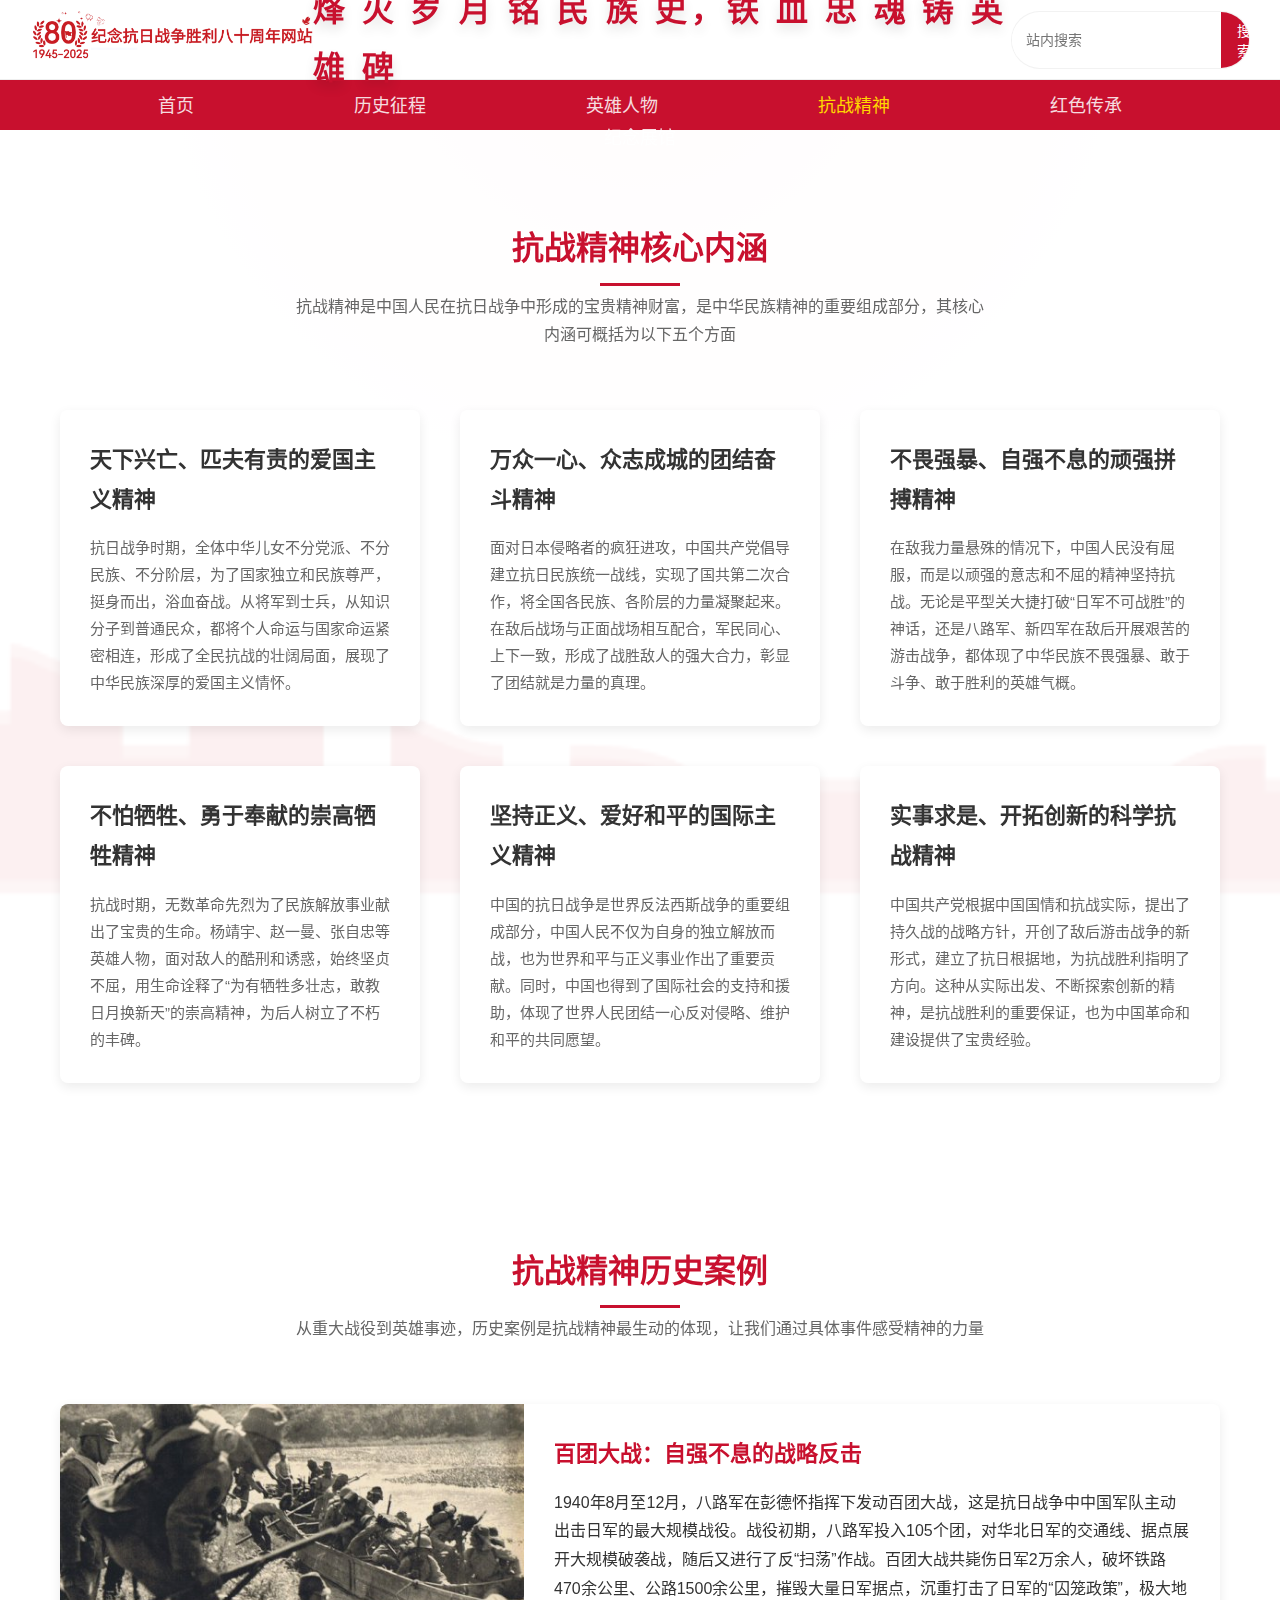
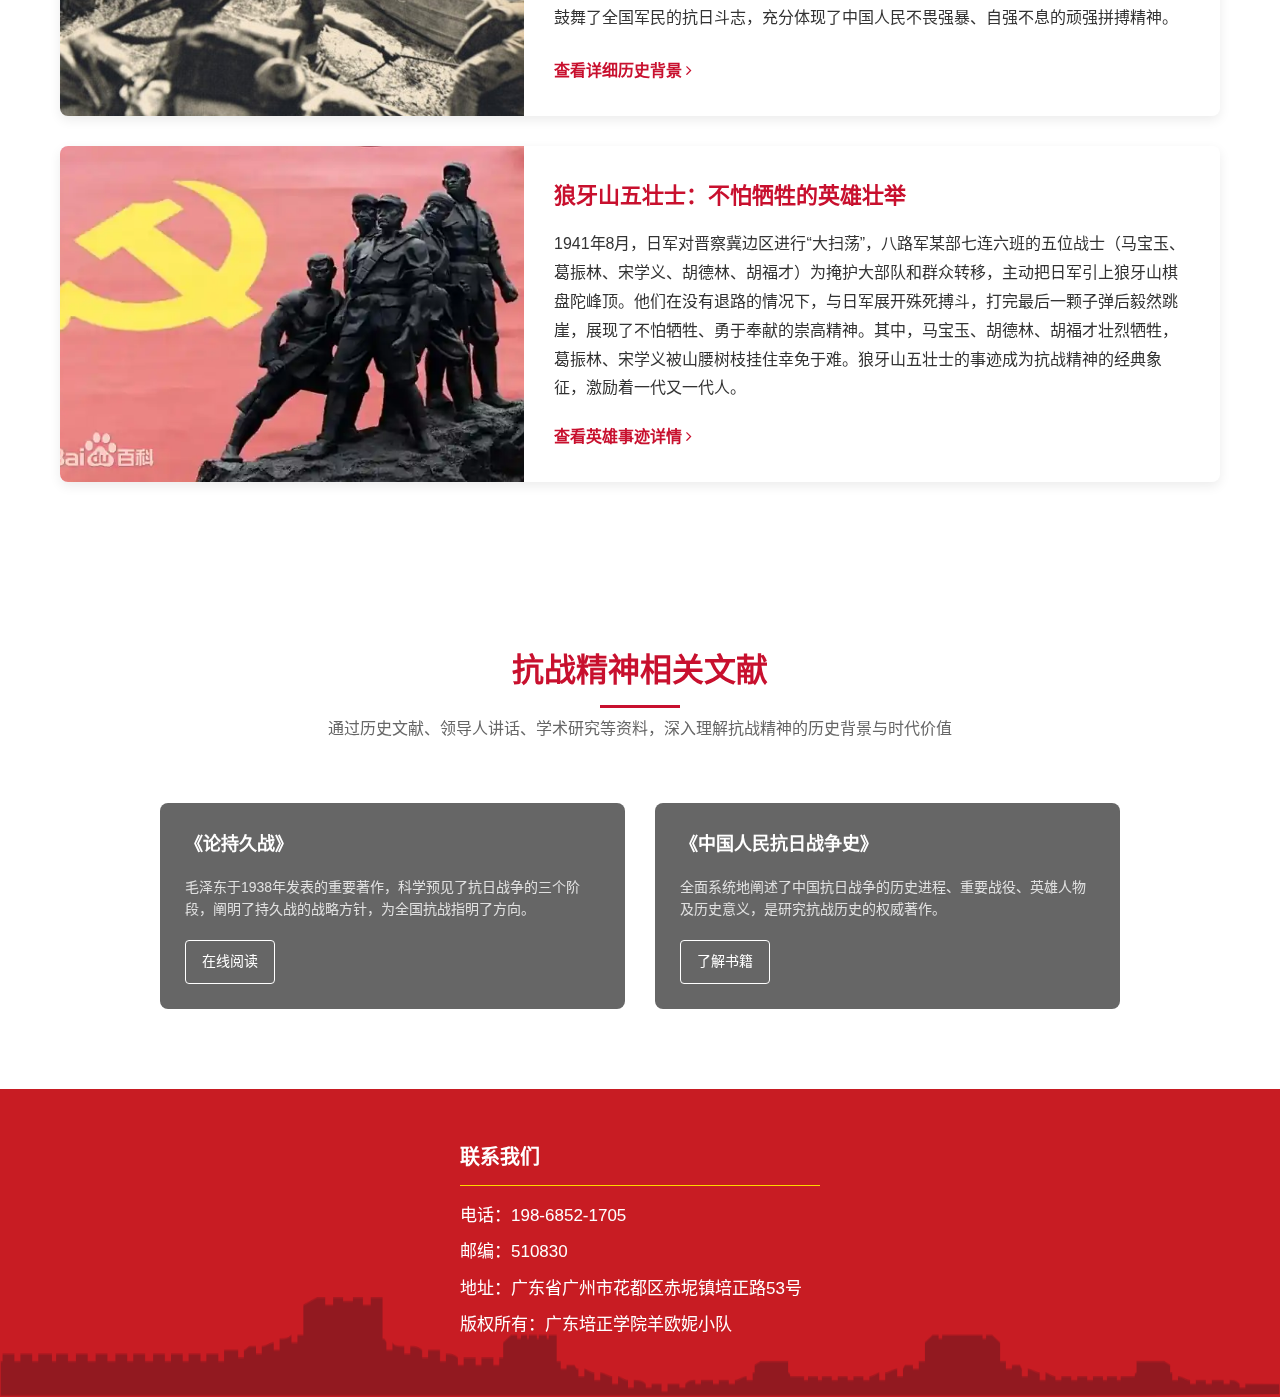
<file: Spirit/spirit.html>
<!DOCTYPE html>
<html lang="zh-CN">

<head>
    <meta charset="UTF-8">
    <meta name="viewport" content="width=device-width, initial-scale=1.0">
    <title>抗战精神 - 烽火记忆</title>
    <!-- 引入外部CSS文件 -->
    <link rel="stylesheet" href="./spirit.css">
    <!-- 引入图标库 -->
    <link rel="stylesheet" href="https://cdn.jsdelivr.net/npm/font-awesome@4.7.0/css/font-awesome.min.css">
</head>

<body>
    <!-- 顶部区域：Logo + 标题 + 搜索框（固定不动） -->
    <header class="top-header">
        <div class="logo-area">
            <img src="../images/logo01.png" alt="Logo" class="logo">
        </div>
        <div class="title-area">
            <h1>烽 火 岁 月 铭 民 族 史，铁 血 忠 魂 铸 英 雄 碑</h1>
        </div>
        <div class="mobile-menu-btn">
            <span></span>
            <span></span>
            <span></span>
        </div>
        <div class="search-area">
            <input type="text" placeholder="站内搜索">
            <button>搜索</button>
        </div>
    </header>

    <!-- 导航栏（固定不动） -->
    <nav class="main-nav">
        <ul>
            <li><a href="../index.html" title="首页">首页</a></li>
            <li><a href="../HistoricalJourney/index.html" title="历史征程">历史征程</a></li>
            <li><a href="../HERO/heroes.html" title="英雄人物">英雄人物</a></li>
            <li><a href="../Spirit/spirit.html" title="抗战精神" class="active">抗战精神</a></li>
            <li><a href="../Red_Inheritance/index.html" title="红色传承">红色传承</a></li>
            <li><a href="../Redhall/index.html" title="纪念展馆">纪念展馆</a></li>
        </ul>
    </nav>



    <!-- 精神内涵板块 -->
    <section class="spirit-connotation">
        <div class="section-header">
            <h2>抗战精神核心内涵</h2>
            <p>抗战精神是中国人民在抗日战争中形成的宝贵精神财富，是中华民族精神的重要组成部分，其核心内涵可概括为以下五个方面</p>
        </div>
        <div class="connotation-cards">
            <!-- 内涵1：爱国主义 -->
            <div class="connotation-card">
                <h3>天下兴亡、匹夫有责的爱国主义精神</h3>
                <p>抗日战争时期，全体中华儿女不分党派、不分民族、不分阶层，为了国家独立和民族尊严，挺身而出，浴血奋战。从将军到士兵，从知识分子到普通民众，都将个人命运与国家命运紧密相连，形成了全民抗战的壮阔局面，展现了中华民族深厚的爱国主义情怀。
                </p>
            </div>

            <!-- 内涵2：团结奋斗 -->
            <div class="connotation-card">
                <h3>万众一心、众志成城的团结奋斗精神</h3>
                <p>面对日本侵略者的疯狂进攻，中国共产党倡导建立抗日民族统一战线，实现了国共第二次合作，将全国各民族、各阶层的力量凝聚起来。在敌后战场与正面战场相互配合，军民同心、上下一致，形成了战胜敌人的强大合力，彰显了团结就是力量的真理。
                </p>
            </div>

            <!-- 内涵3：自强不息 -->
            <div class="connotation-card">
                <h3>不畏强暴、自强不息的顽强拼搏精神</h3>
                <p>在敌我力量悬殊的情况下，中国人民没有屈服，而是以顽强的意志和不屈的精神坚持抗战。无论是平型关大捷打破“日军不可战胜”的神话，还是八路军、新四军在敌后开展艰苦的游击战争，都体现了中华民族不畏强暴、敢于斗争、敢于胜利的英雄气概。
                </p>
            </div>

            <!-- 内涵4：不怕牺牲 -->
            <div class="connotation-card">
                <h3>不怕牺牲、勇于奉献的崇高牺牲精神</h3>
                <p>抗战时期，无数革命先烈为了民族解放事业献出了宝贵的生命。杨靖宇、赵一曼、张自忠等英雄人物，面对敌人的酷刑和诱惑，始终坚贞不屈，用生命诠释了“为有牺牲多壮志，敢教日月换新天”的崇高精神，为后人树立了不朽的丰碑。
                </p>
            </div>

            <!-- 内涵5：爱好和平 -->
            <div class="connotation-card">
                <h3>坚持正义、爱好和平的国际主义精神</h3>
                <p>中国的抗日战争是世界反法西斯战争的重要组成部分，中国人民不仅为自身的独立解放而战，也为世界和平与正义事业作出了重要贡献。同时，中国也得到了国际社会的支持和援助，体现了世界人民团结一心反对侵略、维护和平的共同愿望。
                </p>
            </div>

            <!-- 内涵6：开拓创新 -->
            <div class="connotation-card">
                <h3>实事求是、开拓创新的科学抗战精神</h3>
                <p>中国共产党根据中国国情和抗战实际，提出了持久战的战略方针，开创了敌后游击战争的新形式，建立了抗日根据地，为抗战胜利指明了方向。这种从实际出发、不断探索创新的精神，是抗战胜利的重要保证，也为中国革命和建设提供了宝贵经验。
                </p>
            </div>
        </div>
    </section>

    <!-- 历史案例板块 -->
    <section class="historical-cases">
        <div class="cases-container">
            <div class="section-header">
                <h2>抗战精神历史案例</h2>
                <p>从重大战役到英雄事迹，历史案例是抗战精神最生动的体现，让我们通过具体事件感受精神的力量</p>
            </div>
            <div class="case-list">
                <!-- 案例1：百团大战 -->
                <div class="case-item">
                    <img src="../images/BT.PNG" alt="百团大战" class="case-img" loading="lazy">
                    <div class="case-content">
                        <h3>百团大战：自强不息的战略反击</h3>
                        <p>1940年8月至12月，八路军在彭德怀指挥下发动百团大战，这是抗日战争中中国军队主动出击日军的最大规模战役。战役初期，八路军投入105个团，对华北日军的交通线、据点展开大规模破袭战，随后又进行了反“扫荡”作战。百团大战共毙伤日军2万余人，破坏铁路470余公里、公路1500余公里，摧毁大量日军据点，沉重打击了日军的“囚笼政策”，极大地鼓舞了全国军民的抗日斗志，充分体现了中国人民不畏强暴、自强不息的顽强拼搏精神。
                        </p>
                        <a href="https://baike.baidu.com/item/%E7%99%BE%E5%9B%A2%E5%A4%A7%E6%88%98/13411"
                            class="case-link" target="_blank">查看详细历史背景 <i class="fa fa-angle-right"></i></a>
                    </div>
                </div>

                <!-- 案例2：狼牙山五壮士 -->
                <div class="case-item">
                    <img src="../images/langyashan.png" alt="狼牙山五壮士" class="case-img" loading="lazy">
                    <div class="case-content">
                        <h3>狼牙山五壮士：不怕牺牲的英雄壮举</h3>
                        <p>1941年8月，日军对晋察冀边区进行“大扫荡”，八路军某部七连六班的五位战士（马宝玉、葛振林、宋学义、胡德林、胡福才）为掩护大部队和群众转移，主动把日军引上狼牙山棋盘陀峰顶。他们在没有退路的情况下，与日军展开殊死搏斗，打完最后一颗子弹后毅然跳崖，展现了不怕牺牲、勇于奉献的崇高精神。其中，马宝玉、胡德林、胡福才壮烈牺牲，葛振林、宋学义被山腰树枝挂住幸免于难。狼牙山五壮士的事迹成为抗战精神的经典象征，激励着一代又一代人。
                        </p>
                        <a href="https://baike.baidu.com/item/%E7%8B%BC%E7%89%99%E5%B1%B1%E4%BA%94%E5%A3%AE%E5%A3%AB/424"
                            class="case-link" target="_blank">查看英雄事迹详情 <i class="fa fa-angle-right"></i></a>
                    </div>
                </div>
            </div>
        </div>
    </section>

    <!-- 文献资料板块 -->
    <section class="literature">
        <div class="literature-container">
            <div class="section-header">
                <h2>抗战精神相关文献</h2>
                <p>通过历史文献、领导人讲话、学术研究等资料，深入理解抗战精神的历史背景与时代价值</p>
            </div>
            <div class="literature-list">
                <!-- 文献1：毛泽东《论持久战》 -->
                <div class="literature-item">
                    <h3>《论持久战》</h3>
                    <p>毛泽东于1938年发表的重要著作，科学预见了抗日战争的三个阶段，阐明了持久战的战略方针，为全国抗战指明了方向。</p>
                    <a href="https://baike.baidu.com/item/%E8%AE%BA%E6%8C%81%E4%B9%85%E6%88%98?fromModule=lemma_search-box"
                        class="literature-link" target="_blank">在线阅读</a>
                </div>

                <!-- 文献2：《中国人民抗日战争史》 -->
                <div class="literature-item">
                    <h3>《中国人民抗日战争史》</h3>
                    <p>全面系统地阐述了中国抗日战争的历史进程、重要战役、英雄人物及历史意义，是研究抗战历史的权威著作。</p>
                    <a href="https://baike.baidu.com/item/%E4%B8%AD%E5%9B%BD%E4%BA%BA%E6%B0%91%E6%8A%97%E6%97%A5%E6%88%98%E4%BA%89%E5%8F%B2?fromModule=lemma_search-box"
                        class="literature-link" target="_blank">了解书籍</a>
                </div>
            </div>
        </div>
    </section>

    <footer class="site-footer">
        <div class="contact-info">
            <h3>联系我们</h3>
            <p>电话：198-6852-1705</p>
            <p>邮编：510830</p>
            <p>地址：广东省广州市花都区赤坭镇培正路53号</p>
            <p>版权所有：广东培正学院羊欧妮小队</p>
        </div>
    </footer>

    <!-- 引入外部JS文件 -->
    <script src="./spirit.js"></script>
</body>

</html>
</file>
<file: HistoricalJourney/style.css>
* {
    margin: 0;
    padding: 0;
    box-sizing: border-box;
    font-family: "Microsoft YaHei", "Heiti SC", sans-serif;
}

:root {
    --primary-color: #C8102E;
    /* 统一主色调 */
    --secondary-color: #333333;
    --light-gray: #F5F5F5;
    --white: #FFFFFF;
    --gray: #666666;
    --light-red: #F8E0E2;
}

body {
    min-height: 100vh;
    background: radial-gradient(circle at top, rgba(200, 16, 46, 0.1), transparent 60%) fixed,
        url("../images/Greatwall.png") center/cover fixed;
    color: var(--secondary-color);
    line-height: 1.8;
    padding-top: 140px;
}

body::before {
    content: "";
    position: fixed;
    inset: 0;
    background: rgba(255, 255, 255, 0.9);
    z-index: -1;
}

::-webkit-scrollbar {
    width: 10px;
}

::-webkit-scrollbar-thumb {
    background: linear-gradient(180deg, #c8102e, #971126);
    border-radius: 999px;
}


/* 顶部Header样式 - 完全固定 */

.top-header {
    display: flex;
    justify-content: space-between;
    align-items: center;
    background-color: var(--white);
    padding: 15px 30px;
    color: var(--primary-color);
    border-bottom: 1px solid #eee;
    position: fixed;
    top: 0;
    left: 0;
    right: 0;
    z-index: 999;
    height: 80px;
}

.mobile-menu-btn {
    display: none;
    flex-direction: column;
    justify-content: space-between;
    width: 30px;
    height: 21px;
    cursor: pointer;
    z-index: 1001;
}

.mobile-menu-btn span {
    display: block;
    height: 3px;
    width: 100%;
    background-color: var(--primary-color);
    border-radius: 3px;
    transition: all 0.3s ease;
}

.mobile-menu-btn.active span:nth-child(1) {
    transform: translateY(9px) rotate(45deg);
}

.mobile-menu-btn.active span:nth-child(2) {
    opacity: 0;
}

.mobile-menu-btn.active span:nth-child(3) {
    transform: translateY(-9px) rotate(-45deg);
}

.logo-area .logo {
    height: 50px;
    width: auto;
}

.title-area h1 {
    font-size: 32px;
    margin: 0 auto;
    text-shadow: 0 6px 12px rgba(0, 0, 0, 0.12);
    display: flex;
    justify-content: center;
    align-items: center;
    letter-spacing: 4px;
}

.search-area {
    display: flex;
    align-items: center;
    background: var(--white);
    border-radius: 999px;
    border: 1px solid rgba(0, 0, 0, 0.05);
    overflow: hidden;
}

.search-area input {
    padding: 8px 14px;
    border: none;
    outline: none;
    font-size: 14px;
}

.search-area button {
    padding: 8px 16px;
    border: none;
    background-color: var(--primary-color);
    color: var(--white);
    cursor: pointer;
    font-size: 14px;
    transition: background 0.3s ease;
}

.search-area button:hover {
    background: #9b0f24;
}


/* 导航栏样式 - 固定在头部下方 */

.main-nav {
    background-color: var(--primary-color);
    padding: 10px 0;
    position: fixed;
    top: 80px;
    left: 0;
    right: 0;
    z-index: 998;
    height: 50px;
}

.main-nav ul {
    list-style: none;
    margin: 0;
    padding: 0;
    display: flex;
    justify-content: center;
    flex-wrap: wrap;
}

.main-nav li {
    margin: 0 80px;
}

.main-nav a {
    color: var(--white);
    text-decoration: none;
    font-size: 18px;
    transition: color 0.3s, opacity 0.3s;
    opacity: 0.85;
}

.main-nav a:hover,
.main-nav a.active {
    color: #FFD700;
    opacity: 1;
}

.year-timeline {
    position: sticky;
    top: 140px;
    z-index: 900;
    max-width: 1300px;
    margin: 0px auto 0;
    padding: 10px 16px;
    background: rgba(255, 255, 255, 0.5);
    backdrop-filter: blur(6px);
    border: 1px solid rgba(0, 0, 0, 0.06);
    border-radius: 999px;
    box-shadow: 0 8px 24px rgba(0, 0, 0, 0.12);
}

.year-list {
    display: flex;
    align-items: center;
    justify-content: space-between;
    gap: 12px;
    list-style: none;
    padding: 0;
    margin: 0;
}

.year-item {
    font-weight: 600;
    color: var(--secondary-color);
    padding: 8px 12px;
    border-radius: 999px;
    cursor: pointer;
    transition: transform 0.2s ease, background-color 0.2s ease, color 0.2s ease;
}

.year-item:hover {
    transform: translateY(-1px);
    background: var(--light-red);
}

.year-item.active {
    color: #fff;
    background: linear-gradient(90deg, #c8102e, #971126);
    box-shadow: 0 6px 16px rgba(200, 16, 46, 0.35);
}

.year-progress {
    position: relative;
    height: 4px;
    margin-top: 8px;
    background: rgba(0, 0, 0, 0.08);
    border-radius: 999px;
    overflow: hidden;
}

.year-progress-bar {
    position: absolute;
    left: 0;
    top: 0;
    bottom: 0;
    width: 0%;
    background: linear-gradient(90deg, #c8102e, #ff6262);
    transition: width 0.3s ease;
}

@keyframes pulseGlow {
    0% {
        box-shadow: 0 0 0 rgba(255, 255, 255, 0);
        transform: scale(1);
    }

    50% {
        box-shadow: 0 0 30px rgba(255, 255, 255, 0.8);
        transform: scale(1.04);
    }

    100% {
        box-shadow: 0 0 0 rgba(255, 255, 255, 0);
        transform: scale(1);
    }
}

.img-box img.pulse {
    animation: pulseGlow 0.8s ease;
}

@media (max-width: 768px) {
    .year-timeline {
        top: 70px;
        padding: 8px 10px;
    }

    .year-list {
        overflow-x: auto;
        gap: 8px;
        justify-content: flex-start;
        -webkit-overflow-scrolling: touch;
    }

    .year-item {
        flex: 0 0 auto;
        min-width: 64px;
        text-align: center;
    }
}


/* 时间轴样式 */

.timeline {
    width: 100%;
    padding-top: 0;
}

.slide {
    width: 100%;
    min-height: 720px;
    background-size: cover;
    background-position: center;
    position: relative;
    opacity: 0;
    transform: translateY(50px);
    transition: opacity 1s ease, transform 1s ease;
    border-radius: 24px;
    overflow: hidden;
    box-shadow: 0 25px 55px rgba(0, 0, 0, 0.25);
    margin-bottom: 10px;
}


/* 背景图片路径（按原命名规则补充，需替换为真实图片路径） */

.slide-1 {
    background-image: url("./Himage/p918h01.png");
}

.slide-2 {
    background-image: url("./Himage/p128h01.png");
}

.slide-3 {
    background-image: url("./Himage/pGWh01.png");
}

.slide-4 {
    background-image: url("./Himage/pCZh01.png");
}

.slide-5 {
    background-image: url("./Himage/p129h01.png");
}

.slide-6 {
    background-image: url("./Himage/XA03.png");
}

/* 侧边时间轴导航 - Removed */

/* 响应式设计 */
@media (max-width: 768px) {
    body {
        padding-top: 80px;
    }

    .top-header {
        padding: 10px 20px;
    }

    .title-area h1 {
        font-size: 16px;
        letter-spacing: 1px;
        text-align: center;
    }

    .search-area {
        display: none;
    }

    .mobile-menu-btn {
        display: flex;
    }

    .main-nav {
        position: fixed;
        top: 0;
        right: -100%;
        width: 70%;
        height: 100vh;
        background: var(--primary-color);
        flex-direction: column;
        padding-top: 80px;
        transition: right 0.4s cubic-bezier(0.4, 0, 0.2, 1);
        box-shadow: -5px 0 15px rgba(0, 0, 0, 0.2);
        height: auto;
        bottom: 0;
    }

    .main-nav.active {
        right: 0;
    }

    .main-nav ul {
        flex-direction: column;
        align-items: center;
    }

    .main-nav li {
        margin: 15px 0;
    }

    .main-nav a {
        font-size: 18px;
    }

    .timeline {
        padding-top: 60px;
    }

    .slide {
        min-height: auto;
        padding: 30px 15px;
        margin-bottom: 30px;
        border-radius: 15px;
        flex-direction: column !important;
        /* 强制垂直排列 */
    }

    .slide.odd,
    .slide.even {
        display: flex;
    }

    .text-box,
    .img-box {
        width: 100% !important;
        padding: 0 !important;
        text-align: center;
    }

    .img-box {
        margin-top: 20px;
    }

    .img-box img {
        width: 100%;
        height: auto;
        max-height: 300px;
        object-fit: contain;
    }

    .text-box h2 {
        font-size: 36px;
    }
}

.slide-7 {
    background-image: url("./Himage/NJ02.PNG");
}

.slide-8 {
    background-image: url("./Himage/WHHZ01.PNG");
}

.slide-9 {
    background-image: url("./Himage/CSHZ01.PNG");
}

.slide-10 {
    background-image: url("./Himage/btdz01.png");
}

.slide-11 {
    background-image: url("./Himage/dpyzz01.png");
}

.slide-12 {
    background-image: url("./Himage/mdz01.png");
}

.slide-13 {
    background-image: url("./Himage/MDZ02.PNG");
}

.slide-14 {
    background-image: url("./Himage/YXGZY01.PNG");
}

.slide-15 {
    background-image: url("./Himage/RBTX01.PNG");
}


/* 单数slide布局 */

.slide.odd .text-box {
    position: absolute;
    top: 20px;
    left: 20px;
    width: 600px;
    height: 400px;
    background-color: rgba(0, 0, 0, 0.5);
    color: white;
    padding: 15px;
    font-size: 20px;
    overflow: auto;
    opacity: 0.9;
    transition: opacity 0.3s ease, transform 0.3s ease, background-color 0.3s ease;
}

.slide.odd .text-box h2 {
    font-size: 28px;
    margin-bottom: 10px;
}

.slide.odd .img-box {
    position: absolute;
    top: 50%;
    right: 50px;
    transform: translateY(-50%);
}


/* 双数slide布局 */

.slide.even .text-box {
    position: absolute;
    top: 20px;
    right: 20px;
    width: 500px;
    height: 400px;
    background-color: rgba(0, 0, 0, 0.5);
    color: white;
    padding: 15px;
    font-size: 20px;
    overflow: auto;
    opacity: 0.9;
    transition: opacity 0.3s ease, transform 0.3s ease, background-color 0.3s ease;
}

.slide.even .text-box h2 {
    font-size: 28px;
    margin-bottom: 10px;
}

.slide.even .img-box {
    position: absolute;
    top: 50%;
    left: 50px;
    transform: translateY(-50%);
}

.img-box img {
    display: block;
    border: 3px solid white;
    box-shadow: 0 0 20px rgba(0, 0, 0, 0.7);
    transition: opacity 0.3s ease, transform 0.3s ease;
    opacity: 0.9;
}


/* hover效果 */

.text-box:hover {
    opacity: 1;
    background-color: rgba(0, 0, 0, 0.7);
    transform: scale(1.02);
    box-shadow: 0 0 25px rgba(255, 255, 255, 0.3);
}

.img-box img:hover {
    opacity: 1;
    transform: scale(1.03);
    box-shadow: 0 0 30px rgba(255, 255, 255, 0.5);
}


/* 滚动条美化 */

.text-box::-webkit-scrollbar {
    width: 8px;
}

.text-box::-webkit-scrollbar-thumb {
    background: rgba(255, 255, 255, 0.5);
    border-radius: 4px;
}


/* 响应式布局（移动端适配） */

@media (max-width: 768px) {
    body {
        padding-top: 100px;
        /* 移动端总高度减小 */
    }

    .top-header {
        height: 60px;
        padding: 10px 15px;
    }

    .title-area h1 {
        font-size: 24px;
        margin-left: 20px;
    }

    .main-nav {
        top: 60px;
        /* 对应头部高度调整 */
        height: 40px;
    }

    .main-nav ul {
        justify-content: space-around;
    }

    .main-nav li {
        margin: 0 10px;
    }

    .main-nav a {
        font-size: 14px;
    }

    .slide {
        height: 600px;
    }

    .slide.odd .text-box,
    .slide.even .text-box {
        position: static;
        margin: 20px auto;
        width: 90%;
        height: auto;
        max-width: 400px;
    }

    .slide.odd .img-box,
    .slide.even .img-box {
        position: static;
        margin: 0 auto;
        transform: none;
    }

    .img-box img {
        width: 90%;
        max-width: 400px;
        height: auto;
    }
}


/* 滚动触发动画（让时间轴滑入时显示） */

.slide.active {
    opacity: 1;
    transform: translateY(0);
}

.site-footer {
    background-color: #C81C23;
    color: #fff;
    padding: 30px 0;
    /* 背景图片配置：宽度100%、高度100px，底部居中显示 */
    background-image: url("../images/GW03.png");
    background-size: 100% 100px;
    background-repeat: no-repeat;
    background-position: center bottom;
    /* 调整为底部居中 */
}

.contact-info {
    max-width: 400px;
    margin: 0 auto;
    text-align: left;
    padding: 20px;
    /* 调整内边距，避免文字与背景重叠 */
}

.contact-info h3 {
    font-size: 20px;
    margin-bottom: 15px;
    border-bottom: 1px solid #FFD700;
    padding-bottom: 10px;
}

.contact-info p {
    font-size: 17px;
    margin: 6px 0;
}

.scroll-top {
    position: fixed;
    right: 24px;
    bottom: 24px;
    width: 54px;
    height: 54px;
    border-radius: 50%;
    border: none;
    background: rgba(200, 16, 46, 0.9);
    color: #fff;
    font-weight: bold;
    letter-spacing: 1px;
    cursor: pointer;
    box-shadow: 0 12px 30px rgba(200, 16, 46, 0.4);
    opacity: 0;
    pointer-events: none;
    transition: opacity 0.3s ease, transform 0.3s ease;
    z-index: 1000;
}

.scroll-top.visible {
    opacity: 1;
    pointer-events: auto;
    transform: translateY(-6px);
}
</file>
<file: Red_Inheritance/style.css>
/* 基础样式复用 */

* {
    margin: 0;
    padding: 0;
    box-sizing: border-box;
    font-family: "Microsoft YaHei", "Heiti SC", sans-serif;
}

:root {
    --primary-color: #C8102E;
    /* 统一主色调（红色传承主题色） */
    --secondary-color: #333333;
    --light-gray: #F5F5F5;
    --white: #FFFFFF;
    --gray: #666666;
}

body {
    min-height: 100vh;
    background: radial-gradient(circle at top, rgba(200, 16, 46, 0.12), transparent 60%) fixed,
        url("../images/Greatwall.png") center/cover fixed;
    color: var(--secondary-color);
    line-height: 1.8;
    padding-top: 140px;
}

body::before {
    content: "";
    position: fixed;
    inset: 0;
    background: rgba(255, 255, 255, 0.92);
    z-index: -1;
}

::-webkit-scrollbar {
    width: 10px;
}

::-webkit-scrollbar-thumb {
    background: linear-gradient(180deg, #c8102e, #971126);
    border-radius: 999px;
}


/* 顶部Header样式 - 完全固定 */

.top-header {
    display: flex;
    justify-content: space-between;
    align-items: center;
    background-color: var(--white);
    padding: 15px 30px;
    color: var(--primary-color);
    border-bottom: 1px solid #eee;
    position: fixed;
    top: 0;
    left: 0;
    right: 0;
    z-index: 999;
    height: 80px;
}

.mobile-menu-btn {
    display: none;
    flex-direction: column;
    justify-content: space-between;
    width: 30px;
    height: 21px;
    cursor: pointer;
    z-index: 1001;
}

.mobile-menu-btn span {
    display: block;
    height: 3px;
    width: 100%;
    background-color: var(--primary-color);
    border-radius: 3px;
    transition: all 0.3s ease;
}

.mobile-menu-btn.active span:nth-child(1) {
    transform: translateY(9px) rotate(45deg);
}

.mobile-menu-btn.active span:nth-child(2) {
    opacity: 0;
}

.mobile-menu-btn.active span:nth-child(3) {
    transform: translateY(-9px) rotate(-45deg);
}

.logo-area .logo {
    height: 50px;
    width: auto;
}

.title-area h1 {
    font-size: 32px;
    margin: 0 auto;
    text-shadow: 0 6px 12px rgba(0, 0, 0, 0.12);
    display: flex;
    justify-content: center;
    align-items: center;
    letter-spacing: 4px;
}

.search-area {
    display: flex;
    align-items: center;
    background: var(--white);
    border-radius: 999px;
    border: 1px solid rgba(0, 0, 0, 0.05);
    overflow: hidden;
}

.search-area input {
    padding: 8px 14px;
    border: none;
    outline: none;
    font-size: 14px;
}

.search-area button {
    padding: 8px 16px;
    border: none;
    background-color: var(--primary-color);
    color: var(--white);
    cursor: pointer;
    font-size: 14px;
    transition: background 0.3s ease;
}

.search-area button:hover {
    background: #9b0f24;
}


/* 导航栏样式 - 固定在头部下方 */

.main-nav {
    background-color: var(--primary-color);
    padding: 10px 0;
    position: fixed;
    top: 80px;
    left: 0;
    right: 0;
    z-index: 998;
    height: 50px;
}

.main-nav ul {
    list-style: none;
    margin: 0;
    padding: 0;
    display: flex;
    justify-content: center;
    flex-wrap: wrap;
}

.main-nav li {
    margin: 0 80px;
}

.main-nav a {
    color: var(--white);
    text-decoration: none;
    font-size: 18px;
    transition: color 0.3s, opacity 0.3s;
    opacity: 0.85;
}

.main-nav a:hover,
.main-nav a.active {
    color: #FFD700;
    opacity: 1;
}


/* 页面主体容器 - 调整margin-top适配固定头部 */

.header-container {
    max-width: 1200px;
    margin: 40px auto 60px;
    padding: 20px;
    background-color: rgba(255, 255, 255, 0.95);
    box-shadow: 0 20px 45px rgba(0, 0, 0, 0.1);
    border-radius: 18px;
    border: 1px solid rgba(200, 16, 46, 0.08);
}


/* 功能卡片区域 */

.cards-container {
    display: flex;
    gap: 50px;
    margin-bottom: 30px;
}

.card {
    flex: 1;
    background-color: var(--white);
    border: 3px solid var(--primary-color);
    border-radius: 8px;
    padding: 50px;
    text-align: center;
    transition: transform 0.3s ease, box-shadow 0.3s ease;
    display: flex;
    flex-direction: column;
    justify-content: space-between;
}

.card:hover {
    transform: translateY(-5px);
    box-shadow: 0 6px 15px rgba(200, 16, 46, 0.2);
}

.card h3 {
    color: var(--primary-color);
    font-size: 20px;
    margin-bottom: 15px;
}

/* 响应式设计 */
@media (max-width: 768px) {
    body {
        padding-top: 80px;
    }

    .top-header {
        padding: 10px 20px;
    }

    .title-area h1 {
        font-size: 16px;
        letter-spacing: 1px;
        text-align: center;
    }
    
    .search-area {
        display: none;
    }

    .mobile-menu-btn {
        display: flex;
    }

    .main-nav {
        position: fixed;
        top: 0;
        right: -100%;
        width: 70%;
        height: 100vh;
        background: var(--primary-color);
        flex-direction: column;
        padding-top: 80px;
        transition: right 0.4s cubic-bezier(0.4, 0, 0.2, 1);
        box-shadow: -5px 0 15px rgba(0,0,0,0.2);
    }

    .main-nav.active {
        right: 0;
    }

    .main-nav ul {
        flex-direction: column;
        align-items: center;
    }

    .main-nav li {
        margin: 20px 0;
    }

    .main-nav a {
        font-size: 20px;
    }
    
    .cards-container {
        flex-direction: column;
        gap: 20px;
    }
    
    .card {
        padding: 30px;
    }
    
    .header-container {
        margin: 20px auto;
        padding: 15px;
    }
}

.card img {
    width: 100%;
    max-width: 200px;
    height: auto;
    margin: 10px auto;
    display: block;
    border-radius: 4px;
}


/* --- 交互卡片样式 --- */

.interactive-card {
    justify-content: flex-start;
    /* 内容从顶部开始排列 */
}

.card-textarea {
    width: 95%;
    height: 100px;
    padding: 10px;
    border: 1px solid #ccc;
    border-radius: 4px;
    resize: vertical;
    /* 允许用户垂直拖动调整大小 */
    font-size: 14px;
    font-family: inherit;
    margin-bottom: 15px;
}

.card-textarea:focus {
    outline: none;
    border-color: var(--primary-color);
}

.file-upload-wrapper {
    width: 100%;
    margin-bottom: 15px;
    text-align: left;
}

.file-upload-label {
    display: block;
    font-size: 14px;
    color: var(--gray);
    margin-bottom: 5px;
}

.file-input {
    display: none;
    /* 隐藏原始的丑陋文件输入框 */
}

.file-upload-label+.file-input+.file-name {
    display: inline-block;
    padding: 8px 12px;
    border: 1px dashed #ccc;
    border-radius: 4px;
    background-color: #f9f9f9;
    font-size: 14px;
    color: #888;
    cursor: pointer;
    transition: all 0.3s ease;
}

.file-input:focus+.file-name,
.file-upload-label:hover+.file-input+.file-name {
    border-color: var(--primary-color);
    color: var(--secondary-color);
}

.card-submit-btn {
    width: 100%;
    padding: 12px;
    background-color: var(--primary-color);
    color: var(--white);
    border: none;
    border-radius: 4px;
    cursor: pointer;
    font-size: 16px;
    font-weight: bold;
    transition: background-color 0.3s ease;
}

.card-submit-btn:hover {
    background-color: #A00E26;
    /* 加深红色hover效果 */
}


/* --- 传承承诺卡片样式 --- */

.commit-input {
    width: 95%;
    padding: 12px;
    border: 1px solid #ccc;
    border-radius: 4px;
    margin-bottom: 10px;
    font-size: 14px;
}

.commit-input:focus {
    outline: none;
    border-color: var(--primary-color);
}

.commit-btn {
    width: 100%;
    padding: 12px;
    background-color: var(--primary-color);
    color: var(--white);
    border: none;
    border-radius: 4px;
    cursor: pointer;
    font-size: 16px;
    font-weight: bold;
    transition: background-color 0.3s ease;
}

.commit-btn:hover {
    background-color: #A00E26;
    /* 加深红色hover效果 */
}


/* 留言板 */

.message-board {
    background-color: var(--white);
    border-radius: 8px;
    padding: 20px;
    position: relative;
    border: 1px solid #eee;
}

.wave-decoration {
    position: absolute;
    bottom: 0;
    left: 0;
    right: 0;
    height: 10px;
    background: linear-gradient(90deg, var(--primary-color), #f00, var(--primary-color));
    border-radius: 0 0 8px 8px;
}

.message-content {
    position: relative;
    z-index: 2;
    padding-bottom: 20px;
}

.message-header {
    display: flex;
    align-items: center;
    margin-bottom: 10px;
}

.user-avatar {
    width: 40px;
    height: 40px;
    border-radius: 50%;
    margin-right: 10px;
    background-color: #f0f0f0;
}

.message-text {
    color: var(--gray);
    font-size: 15px;
    line-height: 1.7;
}


/* 响应式适配（手机端） */

@media (max-width: 768px) {
    /* 头部响应式调整 */
    .top-header {
        padding: 10px 15px;
        height: 70px;
    }
    .title-area h1 {
        font-size: 24px;
        margin-left: 20px;
    }
    .logo-area .logo {
        height: 40px;
    }
    .main-nav {
        top: 70px;
        height: 45px;
    }
    .main-nav li {
        margin: 0 20px;
    }
    .main-nav a {
        font-size: 16px;
    }
    /* 主体内容响应式调整 */
    .header-container {
        margin: 145px auto 30px;
        /* 70px(top-header) + 45px(main-nav) + 30px间距 */
        padding: 15px;
    }
    .cards-container {
        flex-direction: column;
        align-items: center;
    }
    .card {
        width: 90%;
        margin-bottom: 15px;
    }
}

.slide.active {
    opacity: 1;
    transform: translateY(0);
}

.site-footer {
    background-color: #C81C23;
    color: #fff;
    padding: 30px 0;
    /* 背景图片配置：宽度100%、高度100px，底部居中显示 */
    background-image: url("../images/GW03.png");
    background-size: 100% 100px;
    background-repeat: no-repeat;
    background-position: center bottom;
    /* 调整为底部居中 */
}

.contact-info {
    max-width: 400px;
    margin: 0 auto;
    text-align: left;
    padding: 20px;
    /* 调整内边距，避免文字与背景重叠 */
}

.contact-info h3 {
    font-size: 20px;
    margin-bottom: 15px;
    border-bottom: 1px solid #FFD700;
    padding-bottom: 10px;
}

.contact-info p {
    font-size: 17px;
    margin: 6px 0;
}
</file>
<file: Redhall/style.css>
* {
    margin: 0;
    padding: 0;
    box-sizing: border-box;
    font-family: "Microsoft YaHei", "Heiti SC", sans-serif;
}

:root {
    --primary-color: #C8102E;
    /* 统一主色调 */
    --secondary-color: #333333;
    --light-gray: #F5F5F5;
    --white: #FFFFFF;
    --gray: #666666;
    --light-red: #F8E0E2;
}

body {
    min-height: 100vh;
    background: radial-gradient(circle at top, rgba(200, 16, 46, 0.12), transparent 60%) fixed,
        url("../images/Greatwall.png") center/cover fixed;
    color: var(--secondary-color);
    line-height: 1.8;
    padding-top: 140px;
}

body::before {
    content: "";
    position: fixed;
    inset: 0;
    background: rgba(255, 255, 255, 0.92);
    z-index: -1;
}

::-webkit-scrollbar {
    width: 10px;
}

::-webkit-scrollbar-thumb {
    background: linear-gradient(180deg, #c8102e, #971126);
    border-radius: 999px;
}


/* 顶部Header样式 - 完全固定 */

.top-header {
    display: flex;
    justify-content: space-between;
    align-items: center;
    background-color: var(--white);
    padding: 15px 30px;
    color: var(--primary-color);
    border-bottom: 1px solid #eee;
    position: fixed;
    top: 0;
    left: 0;
    right: 0;
    z-index: 999;
    height: 80px;
}

.logo-area .logo {
    height: 50px;
    width: auto;
}

.title-area h1 {
    font-size: 32px;
    margin: 0 auto;
    text-shadow: 0 6px 12px rgba(0, 0, 0, 0.12);
    display: flex;
    justify-content: center;
    align-items: center;
    letter-spacing: 4px;
}

.search-area {
    display: flex;
    align-items: center;
    background: var(--white);
    border-radius: 999px;
    border: 1px solid rgba(0, 0, 0, 0.05);
    overflow: hidden;
}

.search-area input {
    padding: 8px 14px;
    border: none;
    outline: none;
    font-size: 14px;
}

.search-area button {
    padding: 8px 16px;
    border: none;
    background-color: var(--primary-color);
    color: var(--white);
    cursor: pointer;
    font-size: 14px;
    transition: background 0.3s ease;
}

.search-area button:hover {
    background: #9b0f24;
}


/* 导航栏样式 - 固定在头部下方 */

.main-nav {
    background-color: var(--primary-color);
    padding: 10px 0;
    position: fixed;
    top: 80px;
    left: 0;
    right: 0;
    z-index: 998;
    height: 50px;
}

.main-nav ul {
    list-style: none;
    margin: 0;
    padding: 0;
    display: flex;
    justify-content:center;
    flex-wrap: wrap;
}

.main-nav li {
    margin: 0 80px;
}

.main-nav a {
    color: var(--white);
    text-decoration: none;
    font-size: 18px;
    transition: color 0.3s, opacity 0.3s;
    opacity: 0.85;
}

.main-nav a:hover,
.main-nav a.active {
    color: #FFD700;
    opacity: 1;
}


/* 页面主体容器 - 调整margin-top适配固定头部 */

.header-container {
    max-width: 1200px;
    margin: 160px auto 50px;
    /* 80px(top-header) + 50px(main-nav) + 30px间距 */
    padding: 20px;
    background-color: var(--white);
    box-shadow: 0 2px 8px rgba(0, 0, 0, 0.1);
    border-radius: 8px;
}


/* 主内容区：包裹VR展厅，确保顶部间距足够 */

.main-content {
    padding-top: 40px;
    width: 100%;
}


/* VR展厅区域：确保完全可见，无遮挡 */

.vr-section {
    max-width: 1200px;
    margin: 0 auto 60px;
    /* 上下间距，底部与页脚分离 */
    padding: 60px 30px 40px;
    /* 顶部内边距充足，标题远离上沿 */
    background-color: var(--white);
    border-radius: 12px;
    /* 优化圆角，更美观 */
    box-shadow: 0 4px 15px rgba(0, 0, 0, 0.08);
    border: 1px solid #eee;
}


/* VR展厅标题：强制可见，样式醒目 */

.vr-section-title {
    text-align: center;
    color: var(--primary-color);
    font-size: 36px;
    /* 加大字体，确保可见 */
    margin-bottom: 40px;
    position: relative;
    z-index: 10;
    /* 层级最高，不被任何元素覆盖 */
    font-weight: 700;
    letter-spacing: 3px;
    /* 增加字间距，更醒目 */
    line-height: 1.5;
    /* 行高正常，避免裁剪 */
}


/* 标题下划线：强化视觉 */

.vr-section-title::after {
    content: '';
    display: block;
    width: 120px;
    height: 5px;
    background-color: var(--primary-color);
    margin: 20px auto 0;
    border-radius: 3px;
}


/* VR卡片容器：布局合理，无挤压 */

.vr-cards-container {
    display: flex;
    gap: 30px;
    justify-content: center;
    flex-wrap: wrap;
    /* 适配小屏幕，自动换行 */
}


/* VR卡片样式 */

.vr-card {
    width: 280px;
    flex-shrink: 0;
    background-color: var(--white);
    border-radius: 8px;
    overflow: hidden;
    box-shadow: 0 4px 15px rgba(0, 0, 0, 0.08);
    transition: transform 0.3s ease, box-shadow 0.3s ease;
    text-decoration: none;
    color: inherit;
}

.vr-card:hover {
    transform: translateY(-8px);
    box-shadow: 0 10px 25px rgba(200, 16, 46, 0.15);
}

.vr-card img {
    width: 100%;
    height: 180px;
    object-fit: cover;
    border-bottom: 3px solid var(--primary-color);
}

.vr-card-info {
    padding: 20px;
}

.vr-card-info h3 {
    color: var(--primary-color);
    font-size: 20px;
    margin-bottom: 10px;
}

.vr-card-info p {
    color: var(--gray);
    font-size: 14px;
    line-height: 1.6;
    margin-bottom: 15px;
}

.vr-link-text {
    color: var(--primary-color);
    font-weight: bold;
    font-size: 15px;
    display: inline-block;
    transition: transform 0.2s ease;
}

.vr-card:hover .vr-link-text {
    transform: translateX(5px);
}


/* 更多展厅卡片 */

.vr-card-more {
    display: flex;
    flex-direction: column;
    justify-content: center;
    align-items: center;
    text-align: center;
    background: linear-gradient(135deg, #f9f9f9, #fff);
    border: 2px dashed var(--primary-color);
}

.vr-card-more .vr-card-info {
    padding: 30px 20px;
}

.vr-card-more:hover {
    background: linear-gradient(135deg, #fff, #f9f9f9);
}


/* 页脚样式 */

.site-footer {
    background-color: var(--primary-color);
    color: var(--white);
    padding: 40px 0 60px;
    /* 底部内边距，适配背景图 */
    background-image: url("../images/GW03.png");
    background-size: 100% 80px;
    background-repeat: no-repeat;
    background-position: center bottom;
    margin-top: 20px;
}

.contact-info {
    max-width: 400px;
    margin: 0 auto;
    text-align: left;
    padding: 0 20px;
}

.contact-info h3 {
    font-size: 20px;
    margin-bottom: 15px;
    border-bottom: 1px solid var(--gold);
    padding-bottom: 10px;
}

.contact-info p {
    font-size: 17px;
    margin: 6px 0;
}


/* 响应式适配（手机端） */

@media (max-width: 768px) {
    /* 顶部Header响应式 */
    .top-header {
        padding: 10px 15px;
        height: 80px;
    }
    .title-area h1 {
        font-size: 18px;
        /* 移动端缩小标题字体 */
        margin-left: 20px;
    }
    .logo-area .logo {
        height: 50px;
    }
    .search-area input {
        width: 120px;
        padding: 6px 8px;
    }
    .search-area button {
        padding: 6px 10px;
    }
    /* 导航栏响应式 */
    .main-nav {
        top: 80px;
        height: 55px;
    }
    .main-nav li {
        margin: 0 15px;
        /* 缩小导航项间距 */
    }
    .main-nav a {
        font-size: 15px;
    }
    /* 主内容区响应式 */
    .main-content {
        padding-top: 160px;
        /* 80px(Header) + 55px(Nav) + 25px安全间距 */
    }
    /* VR展厅响应式 */
    .vr-section {
        margin: 0 auto 40px;
        padding: 40px 15px 30px;
    }
    .vr-section-title {
        font-size: 28px;
        letter-spacing: 2px;
        margin-bottom: 30px;
    }
    .vr-section-title::after {
        width: 80px;
        height: 4px;
    }
    .vr-cards-container {
        gap: 20px;
    }
    .vr-card {
        width: 90%;
        margin-bottom: 15px;
    }
}


/* 复用样式（不影响当前页面，保留供其他页面使用） */

.commit-input {
    width: 100%;
    padding: 12px;
    border: 1px solid #ccc;
    border-radius: 4px;
    margin-bottom: 10px;
    font-size: 14px;
}

.commit-input:focus {
    outline: none;
    border-color: var(--primary-color);
}

.commit-btn {
    width: 100%;
    padding: 12px;
    background-color: var(--primary-color);
    color: white;
    border: none;
    border-radius: 4px;
    cursor: pointer;
    font-size: 16px;
    font-weight: bold;
    transition: background-color 0.3s ease;
}

.commit-btn:hover {
    background-color: #A00E26;
}

.message-board {
    background-color: var(--white);
    border-radius: 8px;
    padding: 20px;
    position: relative;
    border: 1px solid #eee;
}

.wave-decoration {
    position: absolute;
    bottom: 0;
    left: 0;
    right: 0;
    height: 10px;
    background: linear-gradient(90deg, var(--primary-color), #f00, var(--primary-color));
    border-radius: 0 0 8px 8px;
}

.message-content {
    position: relative;
    z-index: 2;
    padding-bottom: 20px;
}

.message-header {
    display: flex;
    align-items: center;
    margin-bottom: 10px;
}

.user-avatar {
    width: 40px;
    height: 40px;
    border-radius: 50%;
    margin-right: 10px;
    background-color: #f0f0f0;
}

.message-text {
    color: var(--gray);
    font-size: 15px;
    line-height: 1.7;
}
</file>
<file: HistoricalJourney/histor.css>
* {
    margin: 0;
    padding: 0;
    box-sizing: border-box;
    font-family: "Microsoft YaHei", "Heiti SC", sans-serif;
}

:root {
    --primary-color: #C8102E;
    /* 统一主色调 */
    --secondary-color: #333333;
    --light-gray: #F5F5F5;
    --white: #FFFFFF;
    --gray: #666666;
    --light-red: #F8E0E2;
}

body {
    min-height: 100vh;
    background: radial-gradient(circle at top, rgba(200, 16, 46, 0.1), transparent 60%) fixed,
        url("../images/Greatwall.png") center/cover fixed;
    color: var(--secondary-color);
    line-height: 1.8;
    padding-top: 140px;
}

body::before {
    content: "";
    position: fixed;
    inset: 0;
    background: rgba(255, 255, 255, 0.9);
    z-index: -1;
}

::-webkit-scrollbar {
    width: 10px;
}

::-webkit-scrollbar-thumb {
    background: linear-gradient(180deg, #c8102e, #971126);
    border-radius: 999px;
}


/* 顶部Header样式 - 完全固定 */

.top-header {
    display: flex;
    justify-content: space-between;
    align-items: center;
    background-color: var(--white);
    padding: 15px 30px;
    color: var(--primary-color);
    border-bottom: 1px solid #eee;
    position: fixed;
    top: 0;
    left: 0;
    right: 0;
    z-index: 999;
    height: 80px;
}

.mobile-menu-btn {
    display: none;
    flex-direction: column;
    justify-content: space-between;
    width: 30px;
    height: 21px;
    cursor: pointer;
    z-index: 1001;
}

.mobile-menu-btn span {
    display: block;
    height: 3px;
    width: 100%;
    background-color: var(--primary-color);
    border-radius: 3px;
    transition: all 0.3s ease;
}

.mobile-menu-btn.active span:nth-child(1) {
    transform: translateY(9px) rotate(45deg);
}

.mobile-menu-btn.active span:nth-child(2) {
    opacity: 0;
}

.mobile-menu-btn.active span:nth-child(3) {
    transform: translateY(-9px) rotate(-45deg);
}

.logo-area .logo {
    height: 50px;
    width: auto;
}

.title-area h1 {
    font-size: 32px;
    margin: 0 auto;
    text-shadow: 0 6px 12px rgba(0, 0, 0, 0.12);
    display: flex;
    justify-content: center;
    align-items: center;
    letter-spacing: 4px;
}

.search-area {
    display: flex;
    align-items: center;
    background: var(--white);
    border-radius: 999px;
    border: 1px solid rgba(0, 0, 0, 0.05);
    overflow: hidden;
}

.search-area input {
    padding: 8px 14px;
    border: none;
    outline: none;
    font-size: 14px;
}

.search-area button {
    padding: 8px 16px;
    border: none;
    background-color: var(--primary-color);
    color: var(--white);
    cursor: pointer;
    font-size: 14px;
    transition: background 0.3s ease;
}

.search-area button:hover {
    background: #9b0f24;
}


/* 导航栏样式 - 固定在头部下方 */

.main-nav {
    background-color: var(--primary-color);
    padding: 10px 0;
    position: fixed;
    top: 80px;
    left: 0;
    right: 0;
    z-index: 998;
    height: 50px;
}

.main-nav ul {
    list-style: none;
    margin: 0;
    padding: 0;
    display: flex;
    justify-content: center;
    flex-wrap: wrap;
}

.main-nav li {
    margin: 0 80px;
}

.main-nav a {
    color: var(--white);
    text-decoration: none;
    font-size: 18px;
    transition: color 0.3s, opacity 0.3s;
    opacity: 0.85;
}

.main-nav a:hover,
.main-nav a.active {
    color: #FFD700;
    opacity: 1;
}

.year-timeline {
    position: sticky;
    top: 140px;
    z-index: 900;
    max-width: 1300px;
    margin: 0px auto 10px;
    padding: 10px 16px;
    background: rgba(255, 255, 255, 0.5);
    backdrop-filter: blur(6px);
    border: 1px solid rgba(0, 0, 0, 0.06);
    border-radius: 999px;
    box-shadow: 0 8px 24px rgba(0, 0, 0, 0.12);
}

.year-list {
    display: flex;
    align-items: center;
    justify-content: space-between;
    gap: 12px;
    list-style: none;
    padding: 0;
    margin: 0;
}

.year-item {
    font-weight: 600;
    color: var(--secondary-color);
    padding: 8px 12px;
    border-radius: 999px;
    cursor: pointer;
    transition: transform 0.2s ease, background-color 0.2s ease, color 0.2s ease;
}

.year-item:hover {
    transform: translateY(-1px);
    background: var(--light-red);
}

.year-item.active {
    color: #fff;
    background: linear-gradient(90deg, #c8102e, #971126);
    box-shadow: 0 6px 16px rgba(200, 16, 46, 0.35);
}

.year-progress {
    position: relative;
    height: 4px;
    margin-top: 8px;
    background: rgba(0, 0, 0, 0.08);
    border-radius: 999px;
    overflow: hidden;
}

.year-progress-bar {
    position: absolute;
    left: 0;
    top: 0;
    bottom: 0;
    width: 0%;
    background: linear-gradient(90deg, #c8102e, #ff6262);
    transition: width 0.3s ease;
}

@keyframes pulseGlow {
    0% {
        box-shadow: 0 0 0 rgba(255, 255, 255, 0);
        transform: scale(1);
    }

    50% {
        box-shadow: 0 0 30px rgba(255, 255, 255, 0.8);
        transform: scale(1.04);
    }

    100% {
        box-shadow: 0 0 0 rgba(255, 255, 255, 0);
        transform: scale(1);
    }
}

.img-box img.pulse {
    animation: pulseGlow 0.8s ease;
}

/* 平板设备 */
@media (max-width: 1024px) {
    .year-timeline {
        max-width: 95%;
        padding: 8px 12px;
    }
    
    .year-list {
        gap: 10px;
    }
    
    .year-item {
        min-width: 70px;
    }
    
    .slide {
        min-height: 650px;
        border-radius: 20px;
    }
    
    .slide.odd .text-box,
    .slide.even .text-box {
        width: 450px;
        height: 350px;
        padding: 12px;
        font-size: 18px;
    }
    
    .slide.odd .text-box h2,
    .slide.even .text-box h2 {
        font-size: 26px;
    }
    
    .img-box img {
        max-width: 90%;
    }
}

/* 手机设备 */
@media (max-width: 768px) {
    .year-timeline {
        top: 70px;
        padding: 8px 10px;
        border-radius: 999px;
    }

    .year-list {
        overflow-x: auto;
        gap: 8px;
        justify-content: flex-start;
        -webkit-overflow-scrolling: touch;
        padding: 0 10px;
    }

    .year-item {
        flex: 0 0 auto;
        min-width: 64px;
        text-align: center;
    }
    
    .year-link {
        font-size: 14px;
        padding: 6px 10px;
    }
}


/* 时间轴样式 */

.timeline {
    width: 100%;
    padding-top: 0;
}

.slide {
    width: 100%;
    min-height: 720px;
    background-size: cover;
    background-position: center;
    position: relative;
    opacity: 0;
    transform: translateY(50px);
    transition: opacity 1s ease, transform 1s ease;
    border-radius: 24px;
    overflow: hidden;
    box-shadow: 0 25px 55px rgba(0, 0, 0, 0.25);
    margin-bottom: 10px;
}


/* 背景图片路径（按原命名规则补充，需替换为真实图片路径） */

.slide-1 {
    background-image: url("./Himage/p918h01.png");
}

.slide-2 {
    background-image: url("./Himage/p128h01.png");
}

.slide-3 {
    background-image: url("./Himage/pGWh01.png");
}

.slide-4 {
    background-image: url("./Himage/pCZh01.png");
}

.slide-5 {
    background-image: url("./Himage/p129h01.png");
}

.slide-6 {
    background-image: url("./Himage/XA03.png");
}

/* 侧边时间轴导航 - Removed */

/* 响应式设计 */
/* 平板设备 */
@media (max-width: 1024px) {
    body {
        padding-top: 90px;
    }

    .top-header {
        height: 70px;
        padding: 12px 20px;
    }

    .title-area h1 {
        font-size: 28px;
        margin-left: 25px;
    }

    .main-nav {
        top: 70px;
        height: 45px;
    }

    .main-nav ul {
        justify-content: space-around;
    }

    .main-nav li {
        margin: 0 15px;
    }

    .main-nav a {
        font-size: 16px;
    }

    .slide {
        height: 650px;
    }

    .slide.odd .text-box,
    .slide.even .text-box {
        position: static;
        margin: 25px auto;
        width: 95%;
        height: auto;
        max-width: 500px;
    }

    .slide.odd .text-box h2,
    .slide.even .text-box h2 {
        font-size: 30px;
    }

    .slide.odd .img-box,
    .slide.even .img-box {
        position: static;
        margin: 0 auto;
        transform: none;
    }

    .img-box img {
        width: 95%;
        max-width: 500px;
        height: auto;
    }
}

/* 手机设备 */
@media (max-width: 768px) {
    body {
        padding-top: 100px;
        /* 移动端总高度减小 */
    }

    .top-header {
        height: 60px;
        padding: 10px 15px;
    }

    .title-area h1 {
        font-size: 24px;
        margin-left: 20px;
    }

    .main-nav {
        top: 60px;
        /* 对应头部高度调整 */
        height: 40px;
    }

    .main-nav ul {
        justify-content: space-around;
    }

    .main-nav li {
        margin: 0 10px;
    }

    .main-nav a {
        font-size: 14px;
    }

    .slide {
        height: 600px;
    }

    .slide.odd .text-box,
    .slide.even .text-box {
        position: static;
        margin: 20px auto;
        width: 90%;
        height: auto;
        max-width: 400px;
    }

    .slide.odd .img-box,
    .slide.even .img-box {
        position: static;
        margin: 0 auto;
        transform: none;
    }

    .img-box img {
        width: 90%;
        max-width: 400px;
        height: auto;
    }
}

.slide-7 {
    background-image: url("./Himage/NJ02.PNG");
}

.slide-8 {
    background-image: url("./Himage/WHHZ01.PNG");
}

.slide-9 {
    background-image: url("./Himage/CSHZ01.PNG");
}

.slide-10 {
    background-image: url("./Himage/btdz01.png");
}

.slide-11 {
    background-image: url("./Himage/dpyzz01.png");
}

.slide-12 {
    background-image: url("./Himage/mdz01.png");
}

.slide-13 {
    background-image: url("./Himage/MDZ02.PNG");
}

.slide-14 {
    background-image: url("./Himage/YXGZY01.PNG");
}

.slide-15 {
    background-image: url("./Himage/RBTX01.PNG");
}


/* 单数slide布局 */

.slide.odd .text-box {
    position: absolute;
    top: 20px;
    left: 20px;
    width: 600px;
    height: 400px;
    background-color: rgba(0, 0, 0, 0.5);
    color: white;
    padding: 15px;
    font-size: 20px;
    overflow: auto;
    opacity: 0.9;
    transition: opacity 0.3s ease, transform 0.3s ease, background-color 0.3s ease;
}

.slide.odd .text-box h2 {
    font-size: 28px;
    margin-bottom: 10px;
}

.slide.odd .img-box {
    position: absolute;
    top: 50%;
    right: 50px;
    transform: translateY(-50%);
}


/* 双数slide布局 */

.slide.even .text-box {
    position: absolute;
    top: 20px;
    right: 20px;
    width: 500px;
    height: 400px;
    background-color: rgba(0, 0, 0, 0.5);
    color: white;
    padding: 15px;
    font-size: 20px;
    overflow: auto;
    opacity: 0.9;
    transition: opacity 0.3s ease, transform 0.3s ease, background-color 0.3s ease;
}

.slide.even .text-box h2 {
    font-size: 28px;
    margin-bottom: 10px;
}

.slide.even .img-box {
    position: absolute;
    top: 50%;
    left: 50px;
    transform: translateY(-50%);
}

.img-box img {
    display: block;
    border: 3px solid white;
    box-shadow: 0 0 20px rgba(0, 0, 0, 0.7);
    transition: opacity 0.3s ease, transform 0.3s ease;
    opacity: 0.9;
}


/* hover效果 */

.text-box:hover {
    opacity: 1;
    background-color: rgba(0, 0, 0, 0.7);
    transform: scale(1.02);
    box-shadow: 0 0 25px rgba(255, 255, 255, 0.3);
}

.img-box img:hover {
    opacity: 1;
    transform: scale(1.03);
    box-shadow: 0 0 30px rgba(255, 255, 255, 0.5);
}


/* 滚动条美化 */

.text-box::-webkit-scrollbar {
    width: 8px;
}

.text-box::-webkit-scrollbar-thumb {
    background: rgba(255, 255, 255, 0.5);
    border-radius: 4px;
}


/* 响应式布局（移动端适配） */

/* 小屏幕设备 */
@media (max-width: 480px) {
    body {
        padding-top: 110px;
    }

    .top-header {
        height: 60px;
        padding: 8px 15px;
    }

    .title-area h1 {
        font-size: 18px;
        letter-spacing: 0.5px;
        margin: 0;
    }

    .logo-area .logo {
        height: 35px;
    }

    .main-nav {
        top: 60px;
        width: 80%;
        padding-top: 60px;
    }

    .main-nav ul {
        padding: 15px 0;
    }

    .main-nav li {
        margin: 12px 0;
    }

    .main-nav a {
        font-size: 16px;
    }

    .year-timeline {
        top: 65px;
        padding: 6px 8px;
    }

    .year-list {
        gap: 12px;
    }

    .year-item {
        min-width: 70px;
        font-size: 17px;
    }
}


/* 滚动触发动画（让时间轴滑入时显示） */

.slide.active {
    opacity: 1;
    transform: translateY(0);
}

.site-footer {
    background-color: #C81C23;
    color: #fff;
    padding: 30px 0;
    /* 背景图片配置：宽度100%、高度100px，底部居中显示 */
    background-image: url("../images/GW03.png");
    background-size: 100% 100px;
    background-repeat: no-repeat;
    background-position: center bottom;
    /* 调整为底部居中 */
}

.contact-info {
    max-width: 400px;
    margin: 0 auto;
    text-align: left;
    padding: 20px;
    /* 调整内边距，避免文字与背景重叠 */
}

.contact-info h3 {
    font-size: 20px;
    margin-bottom: 15px;
    border-bottom: 1px solid #FFD700;
    padding-bottom: 10px;
}

.contact-info p {
    font-size: 17px;
    margin: 6px 0;
}

.scroll-top {
    position: fixed;
    right: 24px;
    bottom: 24px;
    width: 54px;
    height: 54px;
    border-radius: 50%;
    border: none;
    background: rgba(200, 16, 46, 0.9);
    color: #fff;
    font-weight: bold;
    letter-spacing: 1px;
    cursor: pointer;
    box-shadow: 0 12px 30px rgba(200, 16, 46, 0.4);
    opacity: 0;
    pointer-events: none;
    transition: opacity 0.3s ease, transform 0.3s ease;
    z-index: 1000;
}

.scroll-top.visible {
    opacity: 1;
    pointer-events: auto;
    transform: translateY(-6px);
}
</file>
<file: Red_Inheritance/red.css>
/* 基础样式复用 */

* {
    margin: 0;
    padding: 0;
    box-sizing: border-box;
    font-family: "Microsoft YaHei", "Heiti SC", sans-serif;
}

:root {
    --primary-color: #C8102E;
    /* 统一主色调（红色传承主题色） */
    --secondary-color: #333333;
    --light-gray: #F5F5F5;
    --white: #FFFFFF;
    --gray: #666666;
}

body {
    min-height: 100vh;
    background: radial-gradient(circle at top, rgba(200, 16, 46, 0.12), transparent 60%) fixed,
        url("../images/Greatwall.png") center/cover fixed;
    color: var(--secondary-color);
    line-height: 1.8;
    padding-top: 140px;
}

body::before {
    content: "";
    position: fixed;
    inset: 0;
    background: rgba(255, 255, 255, 0.92);
    z-index: -1;
}

::-webkit-scrollbar {
    width: 10px;
}

::-webkit-scrollbar-thumb {
    background: linear-gradient(180deg, #c8102e, #971126);
    border-radius: 999px;
}


/* 顶部Header样式 - 完全固定 */

.top-header {
    display: flex;
    justify-content: space-between;
    align-items: center;
    background-color: var(--white);
    padding: 15px 30px;
    color: var(--primary-color);
    border-bottom: 1px solid #eee;
    position: fixed;
    top: 0;
    left: 0;
    right: 0;
    z-index: 999;
    height: 80px;
}

.mobile-menu-btn {
    display: none;
    flex-direction: column;
    justify-content: space-between;
    width: 30px;
    height: 21px;
    cursor: pointer;
    z-index: 1001;
}

.mobile-menu-btn span {
    display: block;
    height: 3px;
    width: 100%;
    background-color: var(--primary-color);
    border-radius: 3px;
    transition: all 0.3s ease;
}

.mobile-menu-btn.active span:nth-child(1) {
    transform: translateY(9px) rotate(45deg);
}

.mobile-menu-btn.active span:nth-child(2) {
    opacity: 0;
}

.mobile-menu-btn.active span:nth-child(3) {
    transform: translateY(-9px) rotate(-45deg);
}

.logo-area .logo {
    height: 50px;
    width: auto;
}

.title-area h1 {
    font-size: 32px;
    margin: 0 auto;
    text-shadow: 0 6px 12px rgba(0, 0, 0, 0.12);
    display: flex;
    justify-content: center;
    align-items: center;
    letter-spacing: 4px;
}

.search-area {
    display: flex;
    align-items: center;
    background: var(--white);
    border-radius: 999px;
    border: 1px solid rgba(0, 0, 0, 0.05);
    overflow: hidden;
}

.search-area input {
    padding: 8px 14px;
    border: none;
    outline: none;
    font-size: 14px;
}

.search-area button {
    padding: 8px 16px;
    border: none;
    background-color: var(--primary-color);
    color: var(--white);
    cursor: pointer;
    font-size: 14px;
    transition: background 0.3s ease;
}

.search-area button:hover {
    background: #9b0f24;
}


/* 导航栏样式 - 固定在头部下方 */

.main-nav {
    background-color: var(--primary-color);
    padding: 10px 0;
    position: fixed;
    top: 80px;
    left: 0;
    right: 0;
    z-index: 998;
    height: 50px;
}

.main-nav ul {
    list-style: none;
    margin: 0;
    padding: 0;
    display: flex;
    justify-content: center;
    flex-wrap: wrap;
}

.main-nav li {
    margin: 0 80px;
}

.main-nav a {
    color: var(--white);
    text-decoration: none;
    font-size: 18px;
    transition: color 0.3s, opacity 0.3s;
    opacity: 0.85;
}

.main-nav a:hover,
.main-nav a.active {
    color: #FFD700;
    opacity: 1;
}


/* 页面主体容器 - 调整margin-top适配固定头部 */

.header-container {
    max-width: 1200px;
    margin: 40px auto 60px;
    padding: 20px;
    background-color: rgba(255, 255, 255, 0.95);
    box-shadow: 0 20px 45px rgba(0, 0, 0, 0.1);
    border-radius: 18px;
    border: 1px solid rgba(200, 16, 46, 0.08);
}


/* 功能卡片区域 */

.cards-container {
    display: flex;
    gap: 50px;
    margin-bottom: 30px;
}

.card {
    flex: 1;
    background-color: var(--white);
    border: 3px solid var(--primary-color);
    border-radius: 8px;
    padding: 50px;
    text-align: center;
    transition: transform 0.3s ease, box-shadow 0.3s ease;
    display: flex;
    flex-direction: column;
    justify-content: space-between;
}

.card:hover {
    transform: translateY(-5px);
    box-shadow: 0 6px 15px rgba(200, 16, 46, 0.2);
}

.card h3 {
    color: var(--primary-color);
    font-size: 20px;
    margin-bottom: 15px;
}

/* 响应式设计 */
/* 平板设备 */
@media (max-width: 1024px) {
    body {
        padding-top: 90px;
    }

    .top-header {
        padding: 12px 25px;
    }

    .title-area h1 {
        font-size: 26px;
        letter-spacing: 1.5px;
    }

    .search-area input[type="text"] {
        width: 180px;
        padding: 8px 12px;
        font-size: 15px;
    }

    .main-nav {
        top: 80px;
        height: 55px;
    }

    .main-nav li {
        margin: 0 30px;
    }

    .main-nav a {
        font-size: 17px;
    }

    .cards-container {
        gap: 25px;
    }

    .card {
        padding: 35px;
        border-radius: 18px;
    }

    .card h3 {
        font-size: 22px;
        margin-bottom: 18px;
    }

    .card p {
        font-size: 16px;
        line-height: 1.7;
    }

    .header-container {
        margin: 30px auto;
        padding: 20px;
        border-radius: 18px;
    }

    .header-container h1 {
        font-size: 34px;
        margin-bottom: 15px;
    }

    .header-container p {
        font-size: 18px;
        max-width: 85%;
    }
}

/* 手机设备 */
@media (max-width: 768px) {
    body {
        padding-top: 80px;
    }

    .top-header {
        padding: 10px 20px;
    }

    .title-area h1 {
        font-size: 16px;
        letter-spacing: 1px;
        text-align: center;
    }

    .search-area {
        display: none;
    }

    .mobile-menu-btn {
        display: flex;
    }

    .main-nav {
        position: fixed;
        top: 0;
        right: -100%;
        width: 70%;
        height: 100vh;
        background: var(--primary-color);
        flex-direction: column;
        padding-top: 80px;
        transition: right 0.4s cubic-bezier(0.4, 0, 0.2, 1);
        box-shadow: -5px 0 15px rgba(0, 0, 0, 0.2);
    }

    .main-nav.active {
        right: 0;
    }

    .main-nav ul {
        flex-direction: column;
        align-items: center;
    }

    .main-nav li {
        margin: 20px 0;
    }

    .main-nav a {
        font-size: 20px;
    }

    .cards-container {
        flex-direction: column;
        gap: 20px;
    }

    .card {
        padding: 30px;
    }

    .header-container {
        margin: 20px auto;
        padding: 15px;
    }
}

/* 平板设备 */
@media (max-width: 1024px) {
    body {
        padding-top: 90px;
    }

    .top-header {
        padding: 12px 25px;
    }

    .title-area h1 {
        font-size: 28px;
        letter-spacing: 2px;
    }

    .main-nav {
        top: 80px;
        height: 50px;
    }

    .main-nav li {
        margin: 0 40px;
    }

    .main-nav a {
        font-size: 16px;
    }

    .header-container {
        margin: 130px auto 40px;
        padding: 20px;
    }

    .header-container h1 {
        font-size: 32px;
    }

    .header-container p {
        font-size: 18px;
    }

    .cards-container {
        gap: 30px;
        padding: 0 30px;
    }

    .card {
        padding: 30px;
        border-radius: 15px;
    }

    .card h2 {
        font-size: 26px;
        margin-bottom: 20px;
    }

    .card h3 {
        font-size: 22px;
    }

    .card p {
        font-size: 16px;
    }

    .card-textarea {
        height: 120px;
        font-size: 15px;
    }

    .file-upload-label+.file-input+.file-name {
        padding: 6px 10px;
        font-size: 13px;
    }

    .card-submit-btn {
        padding: 10px;
        font-size: 15px;
    }

    .commit-input {
        width: 95%;
        padding: 10px;
        font-size: 14px;
        margin-bottom: 8px;
    }

    .commit-btn {
        padding: 10px;
        font-size: 15px;
    }

    .message-board {
        padding: 15px;
    }

    .message-text {
        font-size: 14px;
    }

    .user-avatar {
        width: 30px;
        height: 30px;
        border-radius: 50%;
        margin-right: 8px;
        background-color: #f0f0f0;
        flex-shrink: 0;
    }

    .site-footer {
        padding: 25px 0;
    }

    .contact-info {
        padding: 15px;
    }

    .contact-info h3 {
        font-size: 18px;
        margin-bottom: 10px;
    }

    .contact-info p {
        font-size: 15px;
        margin: 4px 0;
    }
}

.card-textarea {
    height: 120px;
    font-size: 15px;
}

.file-upload-label+.file-input+.file-name {
    padding: 6px 10px;
    font-size: 13px;
}

.card-submit-btn {
    padding: 10px;
    font-size: 15px;
}

.commit-input {
    width: 95%;
    padding: 10px;
    font-size: 14px;
    margin-bottom: 8px;
}

.commit-btn {
    padding: 10px;
    font-size: 15px;
}

.message-board {
    padding: 15px;
}

.message-text {
    font-size: 14px;
}

.user-avatar {
    width: 30px;
    height: 30px;
    border-radius: 50%;
    margin-right: 8px;
    background-color: #f0f0f0;
    flex-shrink: 0;
}

.site-footer {
    padding: 25px 0;
}

.contact-info {
    padding: 15px;
}

.contact-info h3 {
    font-size: 18px;
    margin-bottom: 10px;
}

.contact-info p {
    font-size: 15px;
    margin: 4px 0;
}


/* 小屏幕设备 */
@media (max-width: 480px) {
    body {
        padding-top: 110px;
    }

    .top-header {
        height: 60px;
        padding: 8px 15px;
    }

    .logo-area .logo {
        height: 35px;
    }

    .title-area h1 {
        font-size: 18px;
        letter-spacing: 0.5px;
    }

    .main-nav {
        width: 80%;
        padding-top: 60px;
    }

    .main-nav li {
        margin: 12px 0;
    }

    .main-nav a {
        font-size: 16px;
    }

    .header-container {
        padding: 12px;
    }

    .header-container h1 {
        font-size: 24px;
    }

    .header-container p {
        font-size: 14px;
    }

    .cards-container {
        gap: 15px;
        padding: 0 10px;
    }

    .card {
        padding: 15px;
    }

    .card h2 {
        font-size: 22px;
    }

    .card h3 {
        font-size: 18px;
    }

    .card p {
        font-size: 14px;
    }

    .card-textarea {
        height: 80px;
        font-size: 13px;
    }

    .file-upload-label+.file-input+.file-name {
        padding: 5px 8px;
        font-size: 12px;
    }

    .card-submit-btn {
        padding: 8px;
        font-size: 14px;
    }

    .commit-input {
        padding: 8px;
        font-size: 13px;
    }

    .commit-btn {
        padding: 8px;
        font-size: 14px;
    }

    .message-board {
        padding: 12px;
    }

    .message-text {
        font-size: 13px;
    }

    .user-avatar {
        width: 30px;
        height: 30px;
        margin-right: 8px;
    }
}

.slide.active {
    opacity: 1;
    transform: translateY(0);
}

.site-footer {
    background-color: #C81C23;
    color: #fff;
    padding: 30px 0;
    /* 背景图片配置：宽度100%、高度100px，底部居中显示 */
    background-image: url("../images/GW03.png");
    background-size: 100% 100px;
    background-repeat: no-repeat;
    background-position: center bottom;
    /* 调整为底部居中 */
}

.contact-info {
    max-width: 400px;
    margin: 0 auto;
    text-align: left;
    padding: 20px;
    /* 调整内边距，避免文字与背景重叠 */
}

.contact-info h3 {
    font-size: 20px;
    margin-bottom: 15px;
    border-bottom: 1px solid #FFD700;
    padding-bottom: 10px;
}

.contact-info p {
    font-size: 17px;
    margin: 6px 0;
}
</file>
<file: Redhall/redhall.css>
* {
    margin: 0;
    padding: 0;
    box-sizing: border-box;
    font-family: "Microsoft YaHei", "Heiti SC", sans-serif;
}

:root {
    --primary-color: #C8102E;
    /* 统一主色调 */
    --secondary-color: #333333;
    --light-gray: #F5F5F5;
    --white: #FFFFFF;
    --gray: #666666;
    --light-red: #F8E0E2;
}

body {
    min-height: 100vh;
    background: radial-gradient(circle at top, rgba(200, 16, 46, 0.12), transparent 60%) fixed,
        url("../images/Greatwall.png") center/cover fixed;
    color: var(--secondary-color);
    line-height: 1.8;
    padding-top: 140px;
}

body::before {
    content: "";
    position: fixed;
    inset: 0;
    background: rgba(255, 255, 255, 0.92);
    z-index: -1;
}

::-webkit-scrollbar {
    width: 10px;
}

::-webkit-scrollbar-thumb {
    background: linear-gradient(180deg, #c8102e, #971126);
    border-radius: 999px;
}


/* 顶部Header样式 - 完全固定 */

.top-header {
    display: flex;
    justify-content: space-between;
    align-items: center;
    background-color: var(--white);
    padding: 15px 30px;
    color: var(--primary-color);
    border-bottom: 1px solid #eee;
    position: fixed;
    top: 0;
    left: 0;
    right: 0;
    z-index: 999;
    height: 80px;
}

.logo-area .logo {
    height: 50px;
    width: auto;
}

.title-area h1 {
    font-size: 32px;
    margin: 0 auto;
    text-shadow: 0 6px 12px rgba(0, 0, 0, 0.12);
    display: flex;
    justify-content: center;
    align-items: center;
    letter-spacing: 4px;
}

.search-area {
    display: flex;
    align-items: center;
    background: var(--white);
    border-radius: 999px;
    border: 1px solid rgba(0, 0, 0, 0.05);
    overflow: hidden;
}

.search-area input {
    padding: 8px 14px;
    border: none;
    outline: none;
    font-size: 14px;
}

.search-area button {
    padding: 8px 16px;
    border: none;
    background-color: var(--primary-color);
    color: var(--white);
    cursor: pointer;
    font-size: 14px;
    transition: background 0.3s ease;
}

.search-area button:hover {
    background: #9b0f24;
}


/* 导航栏样式 - 固定在头部下方 */

.main-nav {
    background-color: var(--primary-color);
    padding: 10px 0;
    position: fixed;
    top: 80px;
    left: 0;
    right: 0;
    z-index: 998;
    height: 50px;
}

.main-nav ul {
    list-style: none;
    margin: 0;
    padding: 0;
    display: flex;
    justify-content: center;
    flex-wrap: wrap;
}

.main-nav li {
    margin: 0 80px;
}

.main-nav a {
    color: var(--white);
    text-decoration: none;
    font-size: 18px;
    transition: color 0.3s, opacity 0.3s;
    opacity: 0.85;
}

.main-nav a:hover,
.main-nav a.active {
    color: #FFD700;
    opacity: 1;
}


/* 页面主体容器 - 调整margin-top适配固定头部 */

.header-container {
    max-width: 1200px;
    margin: 160px auto 50px;
    /* 80px(top-header) + 50px(main-nav) + 30px间距 */
    padding: 20px;
    background-color: var(--white);
    box-shadow: 0 2px 8px rgba(0, 0, 0, 0.1);
    border-radius: 8px;
}


/* 主内容区：包裹VR展厅，确保顶部间距足够 */

.main-content {
    padding-top: 40px;
    width: 100%;
}


/* VR展厅区域：确保完全可见，无遮挡 */

.vr-section {
    max-width: 1200px;
    margin: 0 auto 60px;
    /* 上下间距，底部与页脚分离 */
    padding: 60px 30px 40px;
    /* 顶部内边距充足，标题远离上沿 */
    background-color: var(--white);
    border-radius: 12px;
    /* 优化圆角，更美观 */
    box-shadow: 0 4px 15px rgba(0, 0, 0, 0.08);
    border: 1px solid #eee;
}


/* VR展厅标题：强制可见，样式醒目 */

.vr-section-title {
    text-align: center;
    color: var(--primary-color);
    font-size: 36px;
    /* 加大字体，确保可见 */
    margin-bottom: 40px;
    position: relative;
    z-index: 10;
    /* 层级最高，不被任何元素覆盖 */
    font-weight: 700;
    letter-spacing: 3px;
    /* 增加字间距，更醒目 */
    line-height: 1.5;
    /* 行高正常，避免裁剪 */
}


/* 标题下划线：强化视觉 */

.vr-section-title::after {
    content: '';
    display: block;
    width: 120px;
    height: 5px;
    background-color: var(--primary-color);
    margin: 20px auto 0;
    border-radius: 3px;
}


/* VR卡片容器：布局合理，无挤压 */

.vr-cards-container {
    display: flex;
    gap: 30px;
    justify-content: center;
    flex-wrap: wrap;
    /* 适配小屏幕，自动换行 */
}


/* VR卡片样式 */

.vr-card {
    width: 280px;
    flex-shrink: 0;
    background-color: var(--white);
    border-radius: 8px;
    overflow: hidden;
    box-shadow: 0 4px 15px rgba(0, 0, 0, 0.08);
    transition: transform 0.3s ease, box-shadow 0.3s ease;
    text-decoration: none;
    color: inherit;
}

.vr-card:hover {
    transform: translateY(-8px);
    box-shadow: 0 10px 25px rgba(200, 16, 46, 0.15);
}

.vr-card img {
    width: 100%;
    height: 180px;
    object-fit: cover;
    border-bottom: 3px solid var(--primary-color);
}

.vr-card-info {
    padding: 20px;
}

.vr-card-info h3 {
    color: var(--primary-color);
    font-size: 20px;
    margin-bottom: 10px;
}

.vr-card-info p {
    color: var(--gray);
    font-size: 14px;
    line-height: 1.6;
    margin-bottom: 15px;
}

.vr-link-text {
    color: var(--primary-color);
    font-weight: bold;
    font-size: 15px;
    display: inline-block;
    transition: transform 0.2s ease;
}

.vr-card:hover .vr-link-text {
    transform: translateX(5px);
}


/* 更多展厅卡片 */

.vr-card-more {
    display: flex;
    flex-direction: column;
    justify-content: center;
    align-items: center;
    text-align: center;
    background: linear-gradient(135deg, #f9f9f9, #fff);
    border: 2px dashed var(--primary-color);
}

.vr-card-more .vr-card-info {
    padding: 30px 20px;
}

.vr-card-more:hover {
    background: linear-gradient(135deg, #fff, #f9f9f9);
}


/* 页脚样式 */

.site-footer {
    background-color: var(--primary-color);
    color: var(--white);
    padding: 40px 0 60px;
    /* 底部内边距，适配背景图 */
    background-image: url("../images/GW03.png");
    background-size: 100% 80px;
    background-repeat: no-repeat;
    background-position: center bottom;
    margin-top: 20px;
}

.contact-info {
    max-width: 400px;
    margin: 0 auto;
    text-align: left;
    padding: 0 20px;
}

.contact-info h3 {
    font-size: 20px;
    margin-bottom: 15px;
    border-bottom: 1px solid var(--gold);
    padding-bottom: 10px;
}

.contact-info p {
    font-size: 17px;
    margin: 6px 0;
}


/* 响应式设计 */
/* 平板设备 */
@media (max-width: 1024px) {
    body {
        padding-top: 90px;
    }

    .top-header {
        padding: 12px 25px;
    }

    .title-area h1 {
        font-size: 26px;
        letter-spacing: 1.5px;
    }

    .search-area input[type="text"] {
        width: 180px;
        padding: 8px 12px;
        font-size: 15px;
    }

    .main-nav {
        top: 80px;
        height: 55px;
    }

    .main-nav li {
        margin: 0 30px;
    }

    .main-nav a {
        font-size: 17px;
    }

    .vr-cards-container {
        grid-template-columns: repeat(2, 1fr);
        gap: 25px;
        padding: 0 20px;
    }

    .vr-card,
    .vr-card-more {
        border-radius: 18px;
    }

    .vr-card img {
        border-radius: 18px 18px 0 0;
    }

    .vr-card .vr-card-info {
        padding: 25px;
    }

    .vr-card h3 {
        font-size: 22px;
        margin-bottom: 15px;
    }

    .vr-card p {
        font-size: 16px;
        line-height: 1.7;
    }

    .vr-section {
        padding: 40px 20px;
        margin-bottom: 40px;
        border-radius: 18px;
    }

    .vr-section-title {
        font-size: 32px;
        margin-bottom: 35px;
    }

    .main-content {
        padding-top: 30px;
    }
}

/* 手机设备：隐藏头部，仅保留简洁导航 + 单列卡片 */
@media (max-width: 768px) {
    body {
        padding-top: 0;
        overflow-x: hidden;
    }

    .top-header {
        display: none;
    }

    .main-nav {
        position: static;
        width: 100%;
        height: auto;
        padding: 8px 0;
    }

    .main-nav ul {
        flex-wrap: wrap;
        justify-content: center;
        gap: 8px 16px;
        padding: 0;
    }

    .main-nav li {
        margin: 0;
    }

    .main-nav a {
        font-size: 14px;
        padding: 4px 0;
    }

    .main-content {
        padding-top: 15px;
    }

    .vr-section {
        padding: 20px 15px;
        margin-bottom: 20px;
    }

    .vr-section-title {
        font-size: 22px;
        margin-bottom: 20px;
        text-align: center;
    }

    .vr-cards-container {
        display: flex;
        flex-direction: column;
        gap: 20px;
        padding: 0 15px;
    }

    .vr-card {
        width: 100%;
        margin-bottom: 0;
    }

    .vr-card img {
        height: 180px;
        width: 100%;
    }

    .vr-card-info {
        padding: 15px;
    }

    .vr-card-info h3 {
        font-size: 18px;
    }

    .vr-card-info p {
        font-size: 14px;
        line-height: 1.6;
    }

    .vr-btn {
        padding: 8px 16px;
        font-size: 14px;
    }

    .vr-card-more .vr-card-info {
        padding: 20px 12px;
    }

    .site-footer {
        padding: 25px 0 40px;
    }

    .contact-info h3 {
        font-size: 16px;
    }

    .contact-info p {
        font-size: 14px;
    }
}


/* 复用样式（不影响当前页面，保留供其他页面使用） */

.commit-input {
    width: 100%;
    padding: 12px;
    border: 1px solid #ccc;
    border-radius: 4px;
    margin-bottom: 10px;
    font-size: 14px;
}

.commit-input:focus {
    outline: none;
    border-color: var(--primary-color);
}

.commit-btn {
    width: 100%;
    padding: 12px;
    background-color: var(--primary-color);
    color: white;
    border: none;
    border-radius: 4px;
    cursor: pointer;
    font-size: 16px;
    font-weight: bold;
    transition: background-color 0.3s ease;
}

.commit-btn:hover {
    background-color: #A00E26;
}

.message-board {
    background-color: var(--white);
    border-radius: 8px;
    padding: 20px;
    position: relative;
    border: 1px solid #eee;
}

.wave-decoration {
    position: absolute;
    bottom: 0;
    left: 0;
    right: 0;
    height: 10px;
    background: linear-gradient(90deg, var(--primary-color), #f00, var(--primary-color));
    border-radius: 0 0 8px 8px;
}

.message-content {
    position: relative;
    z-index: 2;
    padding-bottom: 20px;
}

.message-header {
    display: flex;
    align-items: center;
    margin-bottom: 10px;
}

.user-avatar {
    width: 40px;
    height: 40px;
    border-radius: 50%;
    margin-right: 10px;
    background-color: #f0f0f0;
}

.message-text {
    color: var(--gray);
    font-size: 15px;
    line-height: 1.7;
}
</file>
<file: Spirit/spirit.css>
/* 基础样式复用 */

* {
    margin: 0;
    padding: 0;
    box-sizing: border-box;
    font-family: "Microsoft YaHei", "Heiti SC", sans-serif;
}

:root {
    --primary-color: #C8102E;
    /* 统一主色调 */
    --secondary-color: #333333;
    --light-gray: #F5F5F5;
    --white: #FFFFFF;
    --gray: #666666;
    --light-red: #F8E0E2;
}

body {
    min-height: 100vh;
    background: radial-gradient(circle at top, rgba(200, 16, 46, 0.12), transparent 60%) fixed,
        url("../images/Greatwall.png") center/cover fixed;
    color: var(--secondary-color);
    line-height: 1.8;
    padding-top: 140px;
}

body::before {
    content: "";
    position: fixed;
    inset: 0;
    background: rgba(255, 255, 255, 0.9);
    z-index: -1;
}

::-webkit-scrollbar {
    width: 10px;
}

::-webkit-scrollbar-thumb {
    background: linear-gradient(180deg, #c8102e, #971126);
    border-radius: 999px;
}


/* 顶部Header样式 - 完全固定 */

.top-header {
    display: flex;
    justify-content: space-between;
    align-items: center;
    background-color: var(--white);
    padding: 15px 30px;
    color: var(--primary-color);
    border-bottom: 1px solid #eee;
    position: fixed;
    top: 0;
    left: 0;
    right: 0;
    z-index: 999;
    height: 80px;
}

.mobile-menu-btn {
    display: none;
    flex-direction: column;
    justify-content: space-between;
    width: 30px;
    height: 21px;
    cursor: pointer;
    z-index: 1001;
}

.mobile-menu-btn span {
    display: block;
    height: 3px;
    width: 100%;
    background-color: var(--primary-color);
    border-radius: 3px;
    transition: all 0.3s ease;
}

.mobile-menu-btn.active span:nth-child(1) {
    transform: translateY(9px) rotate(45deg);
}

.mobile-menu-btn.active span:nth-child(2) {
    opacity: 0;
}

.mobile-menu-btn.active span:nth-child(3) {
    transform: translateY(-9px) rotate(-45deg);
}

.logo-area .logo {
    height: 50px;
    width: auto;
}

.title-area h1 {
    font-size: 32px;
    margin: 0 auto;
    text-shadow: 0 6px 12px rgba(0, 0, 0, 0.12);
    display: flex;
    justify-content: center;
    align-items: center;
    letter-spacing: 4px;
}

.search-area {
    display: flex;
    align-items: center;
    background: var(--white);
    border-radius: 999px;
    border: 1px solid rgba(0, 0, 0, 0.05);
    overflow: hidden;
}

.search-area input {
    padding: 8px 14px;
    border: none;
    outline: none;
    font-size: 14px;
}

.search-area button {
    padding: 8px 16px;
    border: none;
    background-color: var(--primary-color);
    color: var(--white);
    cursor: pointer;
    font-size: 14px;
    transition: background 0.3s ease;
}

.search-area button:hover {
    background: #9b0f24;
}


/* 导航栏样式 - 固定在头部下方 */

.main-nav {
    background-color: var(--primary-color);
    padding: 10px 0;
    position: fixed;
    top: 80px;
    left: 0;
    right: 0;
    z-index: 998;
    height: 50px;
}

.main-nav ul {
    list-style: none;
    margin: 0;
    padding: 0;
    display: flex;
    justify-content: center;
    flex-wrap: wrap;
}

.main-nav li {
    margin: 0 80px;
}

.main-nav a {
    color: var(--white);
    text-decoration: none;
    font-size: 18px;
    transition: color 0.3s, opacity 0.3s;
    opacity: 0.85;
}

.main-nav a:hover,
.main-nav a.active {
    color: #FFD700;
    opacity: 1;
}





/* 精神内涵板块 */

.spirit-connotation {
    max-width: 1200px;
    margin: 80px auto;
    padding: 0 20px;
}

.section-header {
    text-align: center;
    margin-bottom: 60px;
}

.section-header h2 {
    font-size: 32px;
    color: var(--primary-color);
    margin-bottom: 15px;
    position: relative;
    display: inline-block;
}

.section-header h2::after {
    content: '';
    width: 80px;
    height: 3px;
    background-color: var(--primary-color);
    position: absolute;
    bottom: -8px;
    left: 50%;
    transform: translateX(-50%);
}

.section-header p {
    color: var(--gray);
    font-size: 16px;
    max-width: 700px;
    margin: 0 auto;
}

.connotation-cards {
    display: grid;
    grid-template-columns: repeat(auto-fit, minmax(300px, 1fr));
    gap: 40px;
}

.connotation-card {
    background-color: var(--white);
    border-radius: 8px;
    box-shadow: 0 4px 12px rgba(0, 0, 0, 0.08);
    padding: 30px;
    transition: transform 0.3s;
}

.connotation-card:hover {
    transform: translateY(-5px);
}

.connotation-card h3 {
    color: var(--secondary-color);
    font-size: 22px;
    margin-bottom: 15px;
}

.connotation-card p {
    color: var(--gray);
    line-height: 1.8;
    font-size: 15px;
}


/* 历史案例板块 */

.historical-cases {
    width: 100%;
    padding: 80px 0;
}

.cases-container {
    max-width: 1200px;
    margin: 0 auto;
    padding: 0 20px;
}

.case-list {
    display: flex;
    flex-direction: column;
    gap: 30px;
}

.case-item {
    background-color: var(--white);
    border-radius: 8px;
    overflow: hidden;
    display: flex;
    flex-direction: row;
    box-shadow: 0 4px 12px rgba(0, 0, 0, 0.08);
}

.case-img {
    width: 40%;
    height: auto;
    object-fit: cover;
}

.case-content {
    width: 60%;
    padding: 30px;
    display: flex;
    flex-direction: column;
}

.case-content h3 {
    color: var(--primary-color);
    font-size: 22px;
    margin-bottom: 15px;
    text-align: left;
}

.case-content p {
    color: var(--secondary-color);
    line-height: 1.8;
    font-size: 16px;
    margin-bottom: 20px;
}

.case-link {
    display: inline-block;
    color: var(--primary-color);
    text-decoration: none;
    font-weight: bold;
    transition: color 0.3s;
    margin-top: auto;
    align-self: flex-start;
}

.case-link:hover {
    color: #A00E26;
}


/* 文献资料板块 */

.literature {
    width: 100%;
    color: var(--white);
    padding: 80px 0;
}

.literature-container {
    max-width: 1000px;
    margin: 0 auto;
    padding: 0 20px;
}

.literature-list {
    display: grid;
    grid-template-columns: repeat(auto-fit, minmax(250px, 1fr));
    gap: 30px;
}

.literature-item {
    background-color: #666666;
    border-radius: 8px;
    padding: 25px;
    transition: background-color 0.3s;
}

.literature-item:hover {
    background-color: #666666;
}

.literature-item h3 {
    font-size: 18px;
    margin-bottom: 15px;
}

.literature-item p {
    font-size: 14px;
    opacity: 0.8;
    margin-bottom: 20px;
    line-height: 1.6;
}

.literature-link {
    display: inline-block;
    color: var(--white);
    text-decoration: none;
    border: 1px solid var(--white);
    padding: 8px 16px;
    border-radius: 4px;
    transition: all 0.3s;
    font-size: 14px;
}

.literature-link:hover {
    background-color: var(--white);
    color: var(--primary-color);
}


/* 页脚 */

.footer {
    width: 100%;
    height: 80px;
    background-color: var(--secondary-color);
    color: var(--white);
    display: flex;
    justify-content: center;
    align-items: center;
    font-size: 14px;
    border-top: 1px solid rgba(255, 255, 255, 0.1);
}


/* 响应式设计 */
/* 平板设备 */
@media (max-width: 1024px) {
    body {
        padding-top: 90px;
    }

    .top-header {
        padding: 12px 25px;
    }

    .title-area h1 {
        font-size: 26px;
        letter-spacing: 1.5px;
    }

    .search-area input[type="text"] {
        width: 180px;
        padding: 8px 12px;
        font-size: 15px;
    }

    .main-nav {
        top: 80px;
        height: 55px;
    }

    .main-nav li {
        margin: 0 30px;
    }

    .main-nav a {
        font-size: 17px;
    }

    .spirit-connotation,
    .historical-cases,
    .literature {
        margin: 50px auto;
        padding: 60px 20px;
    }

    .section-header h2 {
        font-size: 30px;
        margin-bottom: 25px;
    }

    .connotation-cards {
        grid-template-columns: repeat(2, 1fr);
        gap: 25px;
    }

    .connotation-card {
        padding: 35px 25px;
        border-radius: 18px;
    }

    .connotation-card h3 {
        font-size: 22px;
        margin-bottom: 18px;
    }

    .connotation-card p {
        font-size: 16px;
        line-height: 1.7;
    }

    .case-item {
        flex-direction: column;
        border-radius: 18px;
        overflow: hidden;
    }

    .case-img {
        border-radius: 0;
        width: 100%;
        height: 350px;
    }

    .case-content {
        padding: 30px;
        width: 100%;
    }

    .case-content h3 {
        font-size: 24px;
        margin-bottom: 18px;
        text-align: center;
    }

    .case-content p {
        font-size: 16px;
        line-height: 1.7;
    }

    .literature-list {
        grid-template-columns: repeat(2, 1fr);
        gap: 25px;
    }

    .literature-item {
        padding: 30px 25px;
        border-radius: 18px;
    }

    .literature-item h3 {
        font-size: 20px;
        margin-bottom: 18px;
    }

    .literature-item p {
        font-size: 15px;
        margin-bottom: 25px;
        line-height: 1.7;
    }
}

/* 手机设备 */
/* 全站统一：手机端顶部与"纪念展馆"页面一致，仅保留红色导航条 */
@media (max-width: 768px) {
    body {
        padding-top: 0;
        overflow-x: hidden;
    }

    .top-header {
        display: none;
    }

    .mobile-menu-btn {
        display: none;
    }

    .main-nav {
        position: static;
        width: 100%;
        height: auto;
        padding: 8px 0;
    }

    .main-nav ul {
        flex-wrap: wrap;
        justify-content: center;
        gap: 8px 16px;
        padding: 0;
    }

    .main-nav li {
        margin: 0;
    }

    .main-nav a {
        font-size: 14px;
        padding: 4px 0;
    }

    .spirit-connotation,
    .historical-cases,
    .literature {
        padding: 40px 0;
        margin: 30px auto;
    }

    .section-header h2 {
        font-size: 28px;
        margin-bottom: 30px;
    }

    .section-header p {
        font-size: 16px;
        max-width: 90%;
    }

    .connotation-cards,
    .case-list,
    .literature-list {
        grid-template-columns: 1fr;
        gap: 20px;
        padding: 0 15px;
    }

    .connotation-card {
        padding: 20px;
        border-radius: 15px;
    }

    .connotation-card h3 {
        font-size: 20px;
        margin-bottom: 12px;
    }

    .connotation-card p {
        font-size: 15px;
        margin-bottom: 15px;
    }

    .case-item {
        flex-direction: column;
        border-radius: 15px;
        overflow: hidden;
    }

    .case-img {
        width: 100%;
        height: 200px;
    }

    .case-content {
        padding: 20px;
    }

    .case-content h3 {
        font-size: 20px;
        margin-bottom: 15px;
        text-align: center;
    }

    .case-content p {
        font-size: 15px;
        margin-bottom: 15px;
    }

    .case-link {
        font-size: 14px;
    }

    .literature-item {
        padding: 20px;
        border-radius: 15px;
    }

    .literature-item h3 {
        font-size: 18px;
        margin-bottom: 12px;
    }

    .literature-item p {
        font-size: 14px;
        margin-bottom: 15px;
    }

    .literature-link {
        padding: 6px 12px;
        font-size: 13px;
    }

    .site-footer {
        padding: 25px 0;
    }

    .contact-info {
        padding: 15px;
    }

    .contact-info h3 {
        font-size: 18px;
        margin-bottom: 10px;
    }

    .contact-info p {
        font-size: 15px;
        margin: 4px 0;
    }
}

/* 手机设备：顶部与"纪念展馆"一致，仅保留红色导航条 */
@media (max-width: 768px) {
    body {
        padding-top: 0;
        overflow-x: hidden;
    }

    .top-header {
        display: none;
    }

    .main-nav {
        position: static;
        width: 100%;
        height: auto;
        padding: 8px 0;
    }

    .main-nav ul {
        flex-wrap: wrap;
        justify-content: center;
        gap: 8px 16px;
        padding: 0;
    }

    .main-nav li {
        margin: 0;
    }

    .main-nav a {
        font-size: 14px;
        padding: 4px 0;
    }

    .spirit-connotation,
    .historical-cases,
    .literature {
        padding: 20px 0;
        margin: 15px auto;
    }

    .section-header h2 {
        font-size: 22px;
        margin-bottom: 15px;
        text-align: center;
    }

    .section-header p {
        font-size: 15px;
        text-align: center;
        padding: 0 15px;
    }

    .connotation-cards,
    .case-list,
    .literature-list {
        display: flex;
        flex-direction: column;
        gap: 15px;
        padding: 0 15px;
    }

    .connotation-card,
    .case-card,
    .literature-item {
        width: 100%;
        margin-bottom: 0;
    }

    .connotation-card {
        padding: 20px;
    }

    .connotation-card h3 {
        font-size: 20px;
    }

    .connotation-card p {
        font-size: 15px;
        line-height: 1.6;
    }



    .literature-item {
        padding: 15px;
    }

    .literature-item h3 {
        font-size: 17px;
    }

    .literature-item p {
        font-size: 14px;
    }
}

.site-footer {
    background-color: #C81C23;
    color: #fff;
    padding: 30px 0;
    /* 背景图片配置：宽度100%、高度100px，底部居中显示 */
    background-image: url("../images/GW03.png");
    background-size: 100% 100px;
    background-repeat: no-repeat;
    background-position: center bottom;
    /* 调整为底部居中 */
}

.contact-info {
    max-width: 400px;
    margin: 0 auto;
    text-align: left;
    padding: 20px;
    /* 调整内边距，避免文字与背景重叠 */
}

.contact-info h3 {
    font-size: 20px;
    margin-bottom: 15px;
    border-bottom: 1px solid #FFD700;
    padding-bottom: 10px;
}

.contact-info p {
    font-size: 17px;
    margin: 6px 0;
}
</file>
